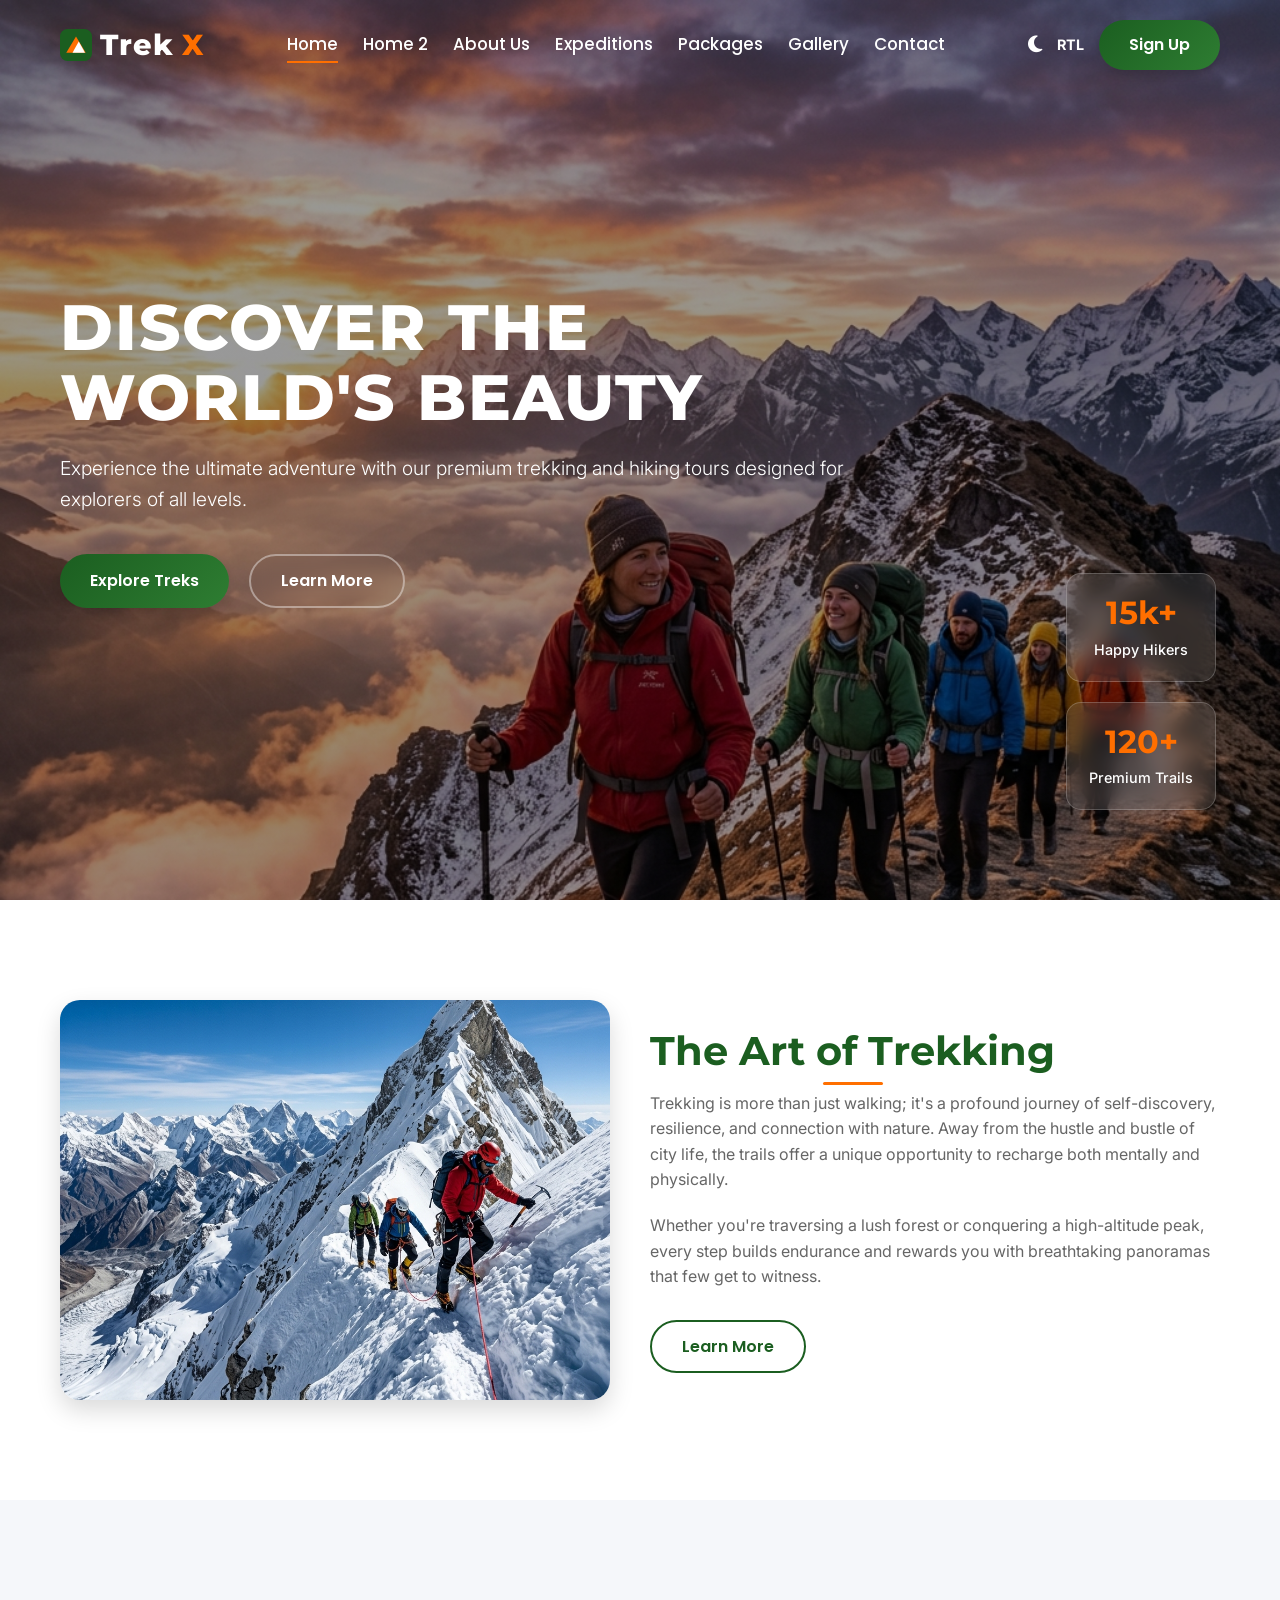
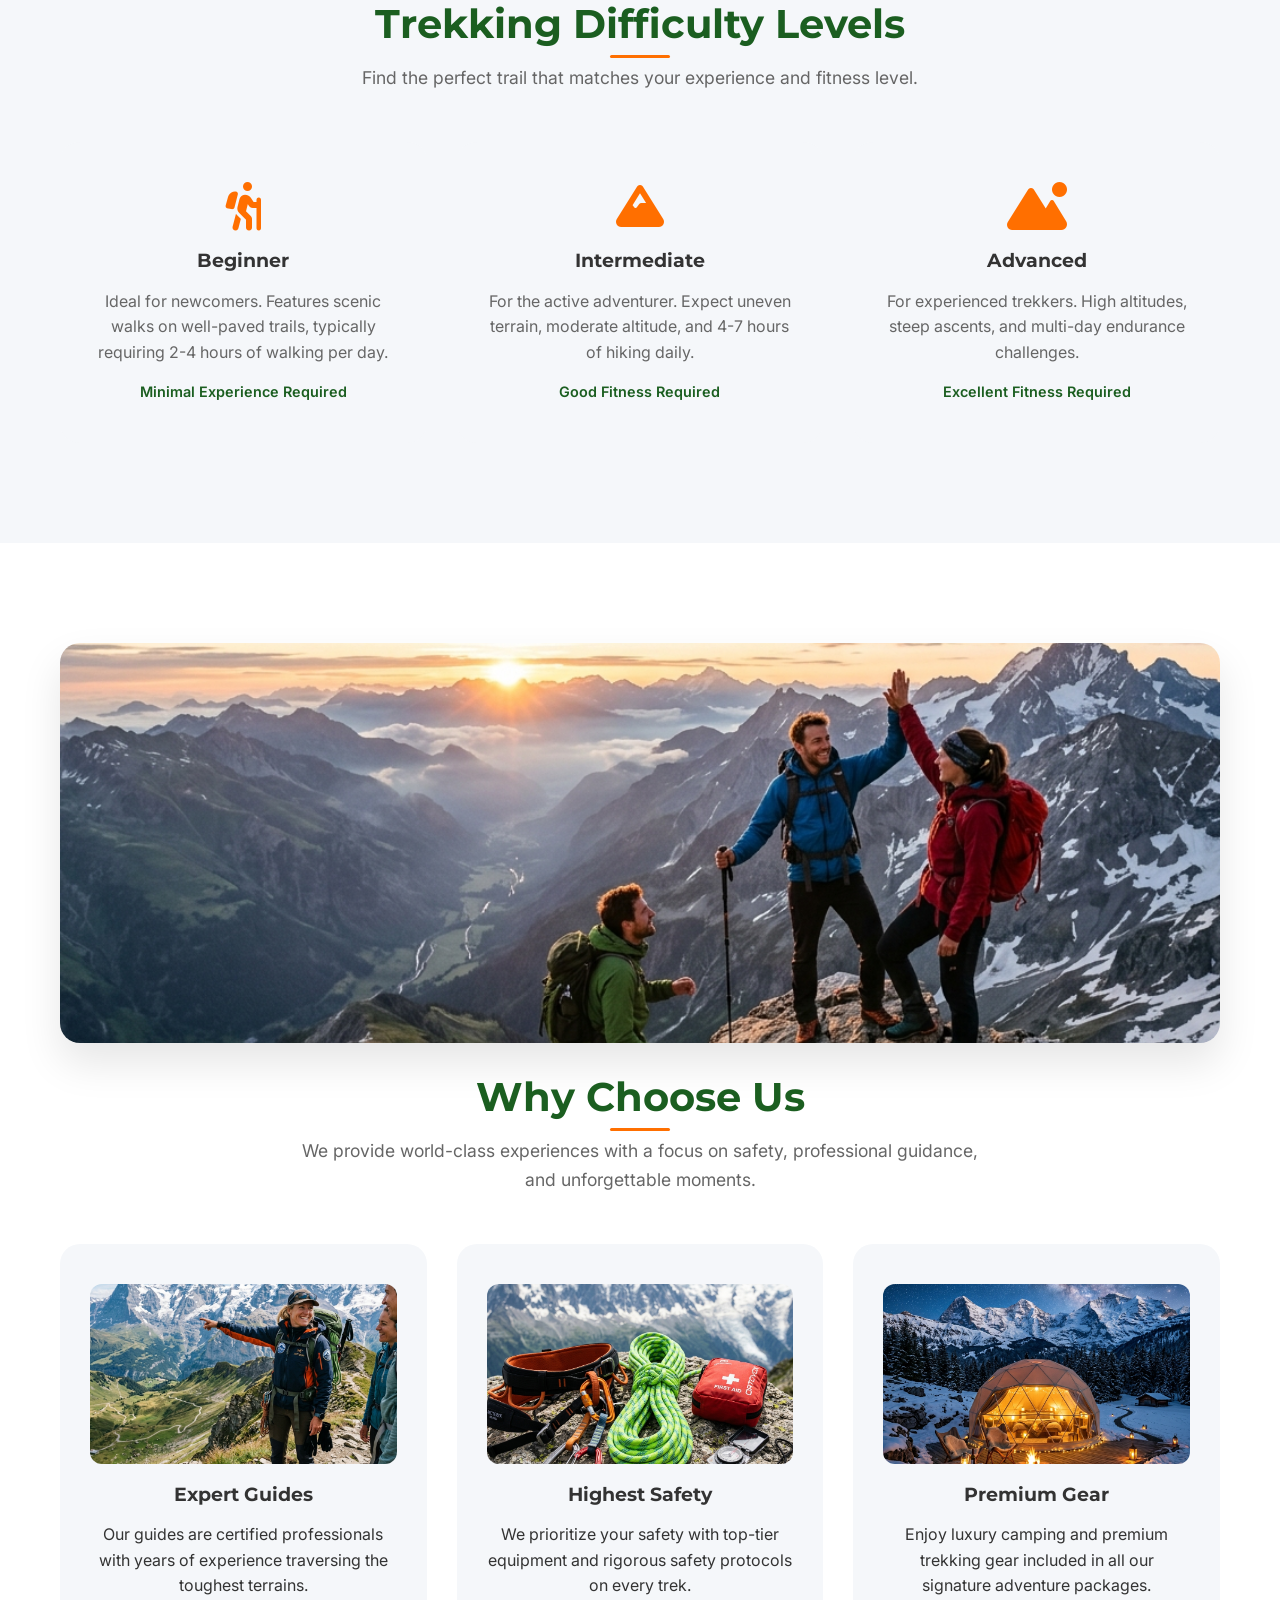
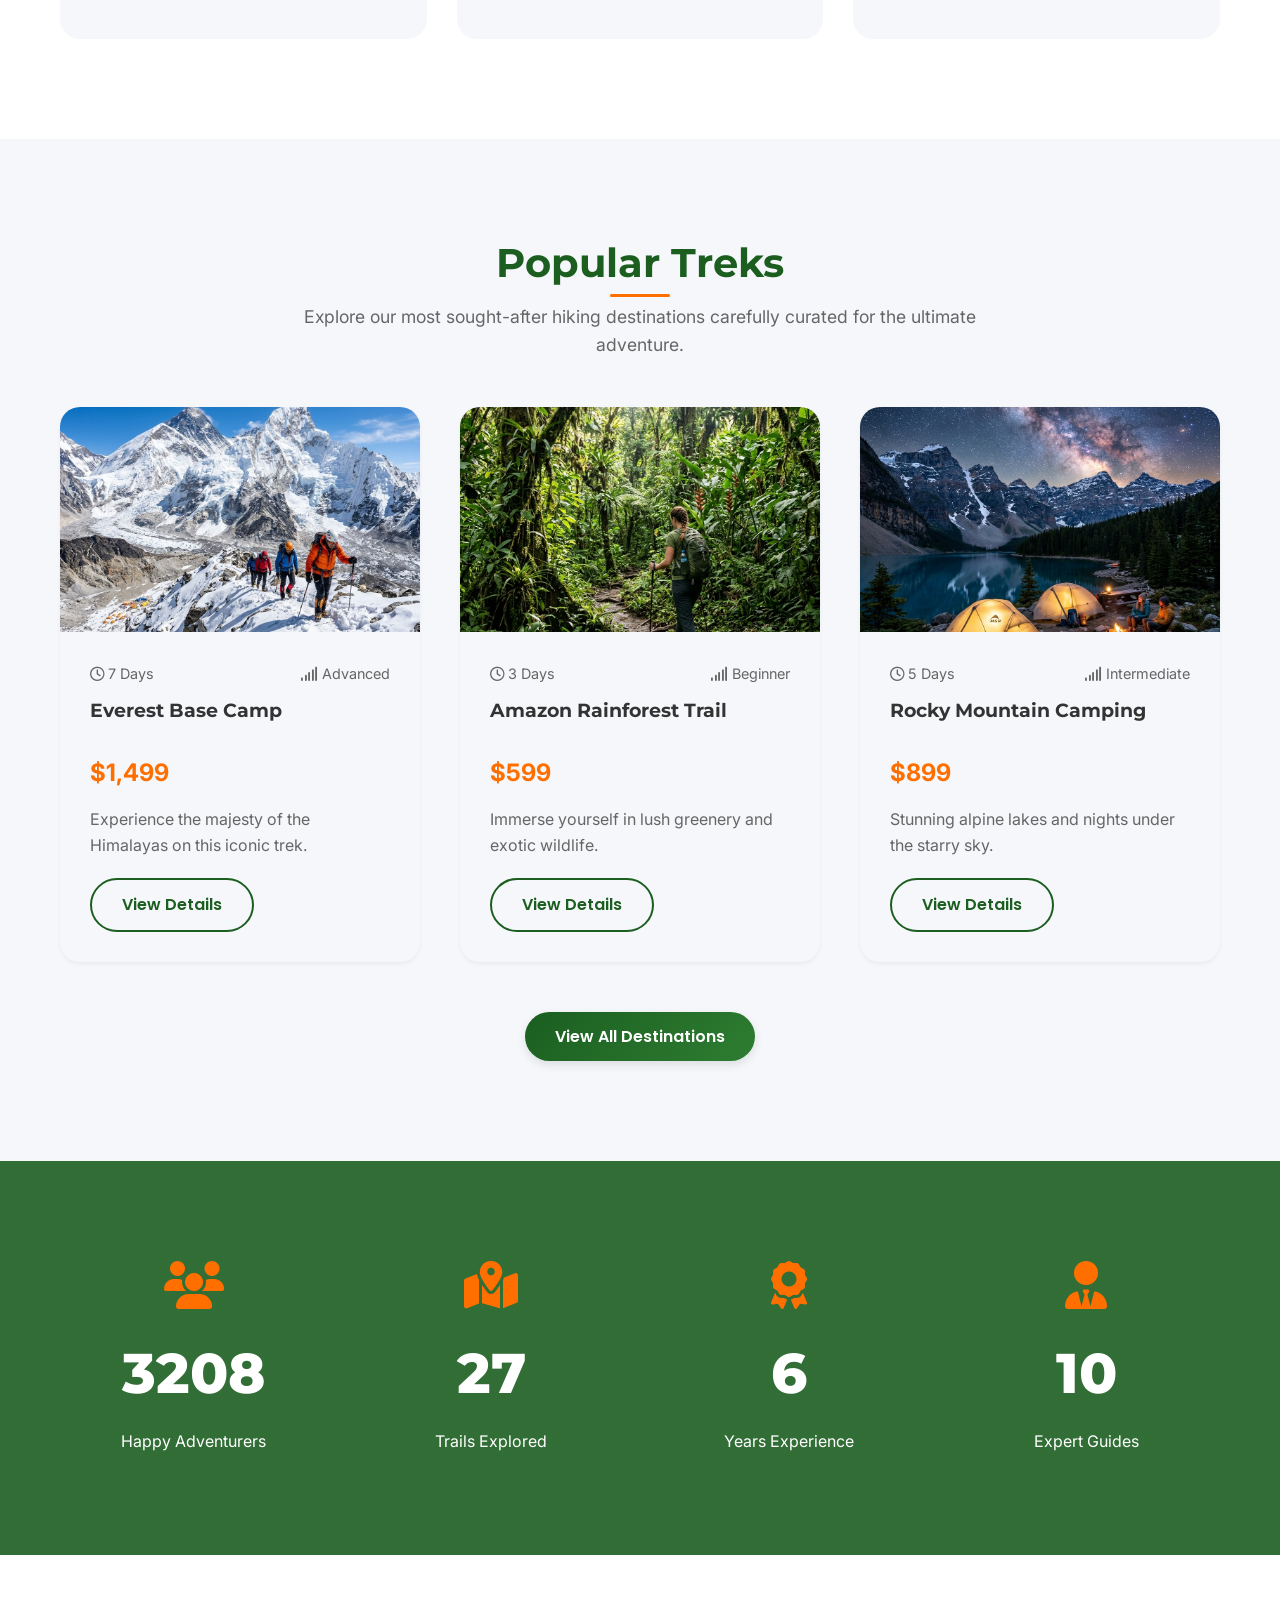
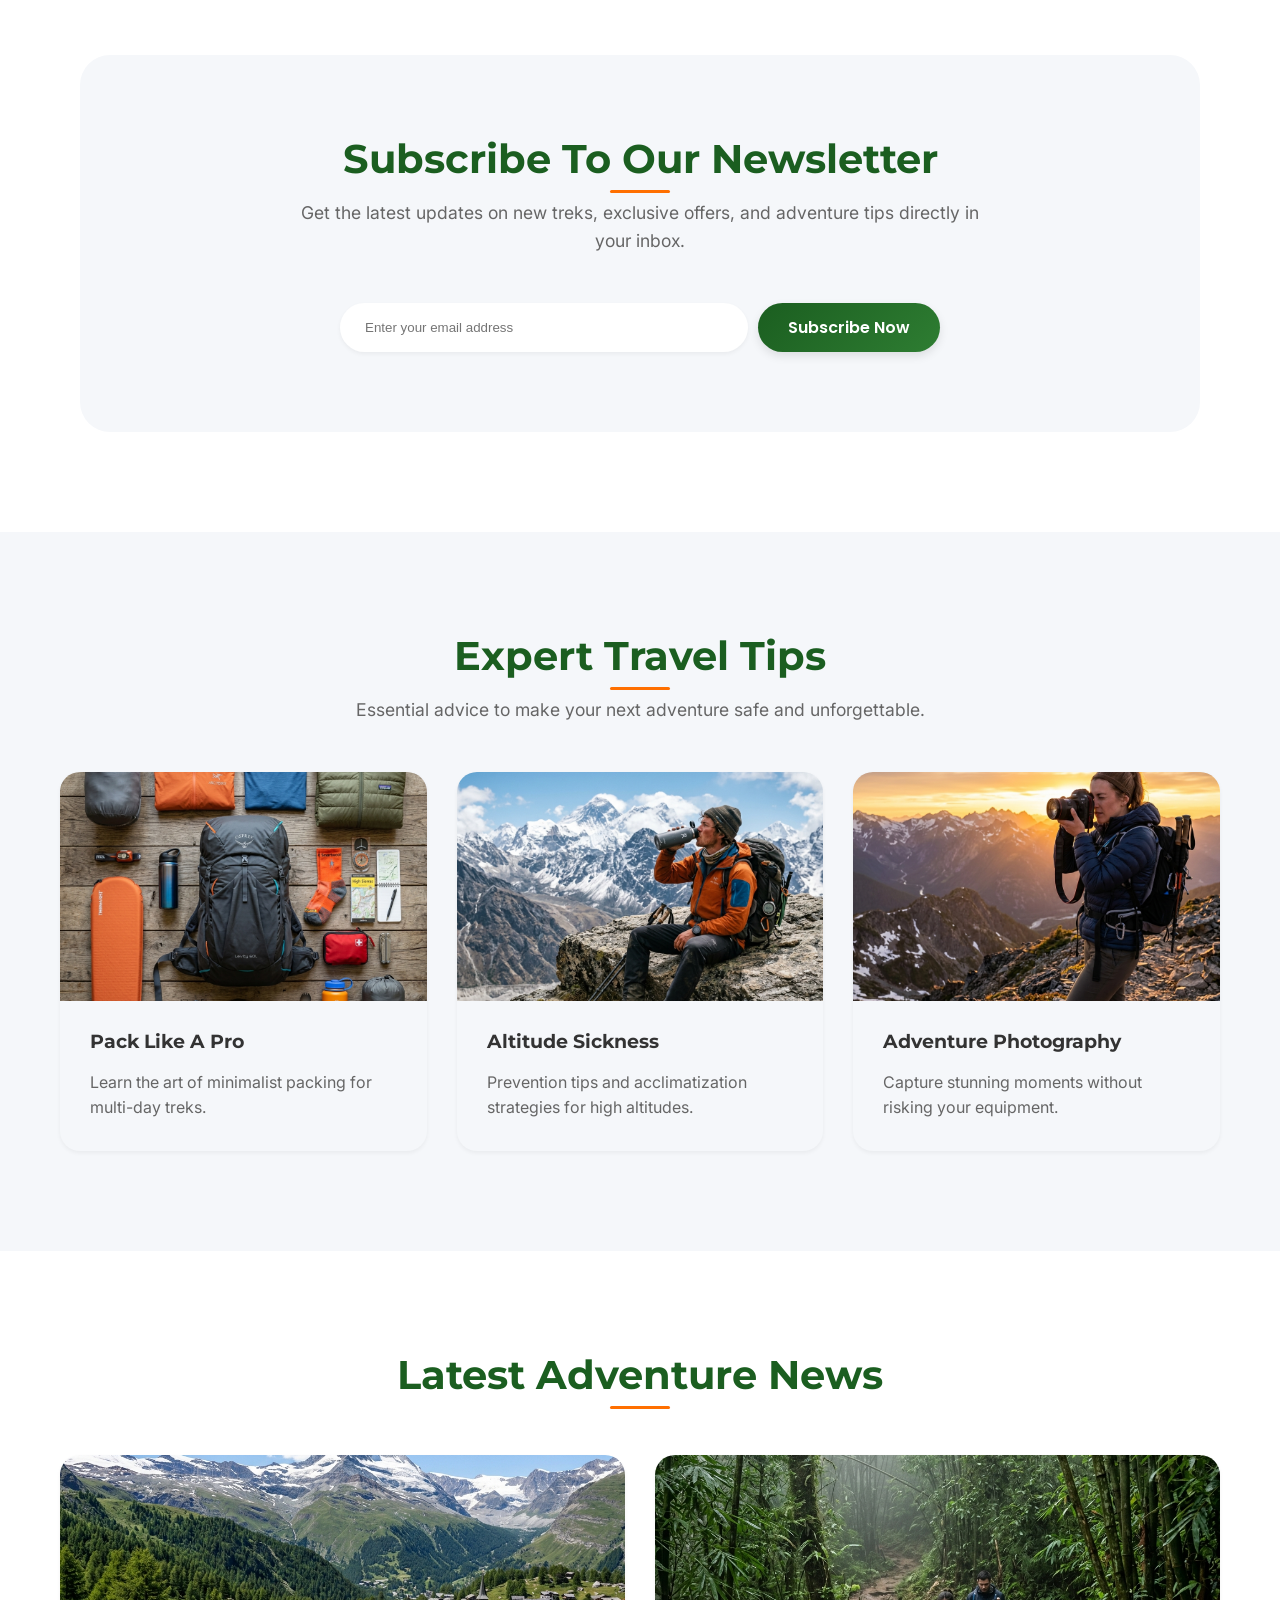
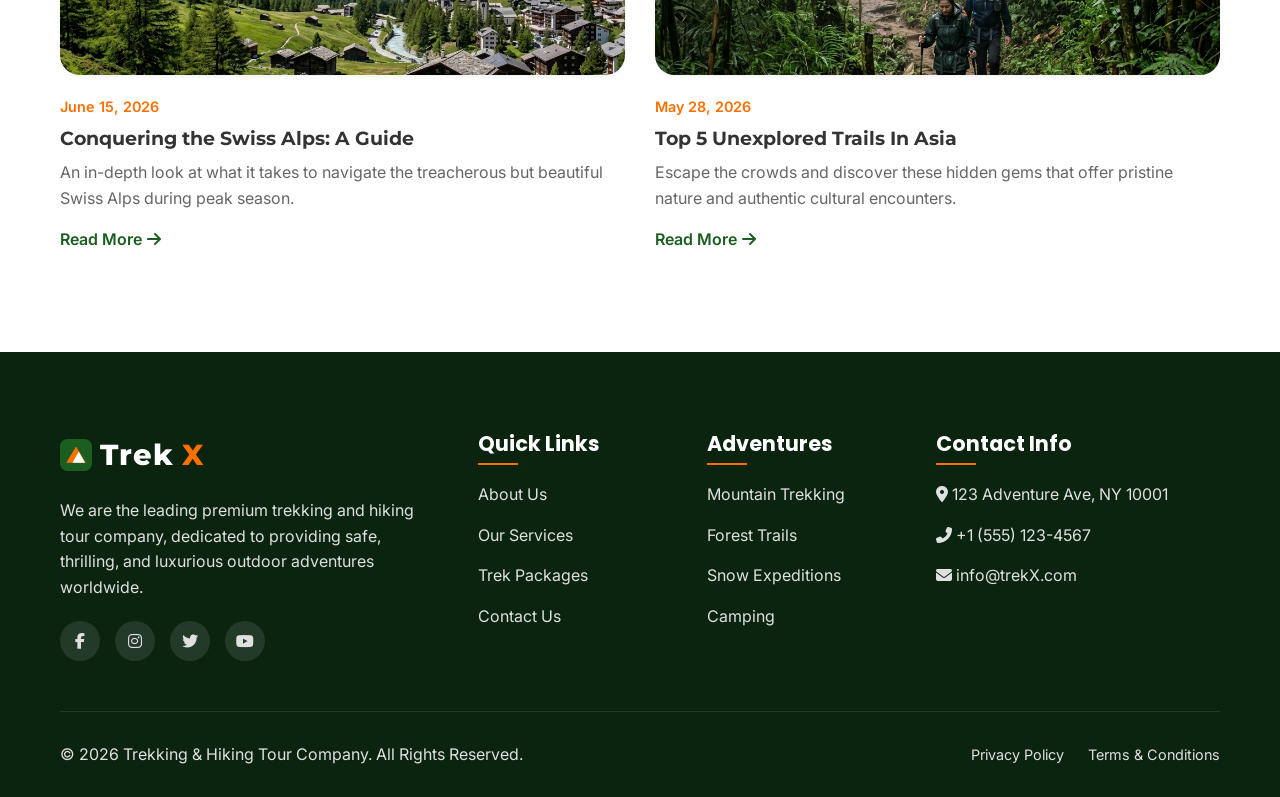
<file: index.html>
<!DOCTYPE html>
<html lang="en">
<head>
  <meta charset="UTF-8">
  <meta name="viewport" content="width=device-width, initial-scale=1.0">
  <meta name="description" content="Premium Trekking & Hiking Tour Company offering mountain expeditions, camping, and adventure trails.">
  <title>Home | Trekking & Hiking Tour Company</title>
  <link rel="icon" type="image/svg+xml" href="images/favicon.svg">
  
  <!-- CSS -->
  <link rel="stylesheet" href="css/style.css">
  <link rel="stylesheet" href="css/responsive.css">
  
  <!-- FontAwesome -->
  <link rel="stylesheet" href="https://cdnjs.cloudflare.com/ajax/libs/font-awesome/6.4.0/css/all.min.css">
  
  <style>
    /* Page Specific Styles */
    .hero {
      height: 100vh;
      background: linear-gradient(rgba(0, 0, 0, 0.4), rgba(0, 0, 0, 0.4)), url('images/hero/hero-1.png') no-repeat center center/cover;
      display: flex;
      align-items: center;
      position: relative;
      overflow: hidden;
    }
    
    .hero-content {
      color: #FFF;
      max-width: 800px;
      position: relative;
      z-index: 2;
    }
    
    .hero-title {
      font-size: 4rem;
      font-weight: 800;
      margin-bottom: 20px;
      line-height: 1.1;
      text-transform: uppercase;
      letter-spacing: 2px;
    }
    
    .hero-subtitle {
      font-size: 1.2rem;
      margin-bottom: 40px;
      font-weight: 300;
    }
    
    .hero-btns {
      display: flex;
      gap: 20px;
    }
    
    .floating-stats {
      position: absolute;
      right: 5%;
      bottom: 10%;
      display: flex;
      flex-direction: column;
      gap: 20px;
    }
    
    .stat-card {
      padding: 20px;
      border-radius: 15px;
      text-align: center;
      min-width: 150px;
      animation: float 6s ease-in-out infinite;
    }
    
    .stat-card:nth-child(2) {
      animation-delay: 2s;
    }
    
    .stat-card h3 {
      font-size: 2rem;
      color: var(--accent-color);
      margin-bottom: 5px;
    }
    
    .stat-card p {
      font-size: 0.9rem;
      font-weight: 500;
      color: #FFFFFF;
    }
    
    .hero .btn-secondary {
      color: #FFFFFF;
      border-color: rgba(255, 255, 255, 0.4);
    }
    
    .hero .btn-secondary:hover {
      background: #FFFFFF;
      color: var(--primary-color);
      border-color: #FFFFFF;
    }
    
    .dark-mode .hero .btn-secondary:hover {
      background: var(--accent-color);
      color: #FFFFFF;
      border-color: var(--accent-color);
    }
    
    @keyframes float {
      0% { transform: translateY(0px); }
      50% { transform: translateY(-20px); }
      100% { transform: translateY(0px); }
    }
    
    /* Features */
    .features-grid {
      display: grid;
      grid-template-columns: repeat(auto-fit, minmax(300px, 1fr));
      gap: 30px;
      margin-top: 50px;
    }
    
    .feature-item {
      padding: 40px 30px;
      text-align: center;
      border-radius: 20px;
      background: var(--surface-color);
      transition: all var(--transition-smooth);
    }
    
    .dark-mode .feature-item {
      background: #1a1a1a;
    }
    
    .feature-item:hover {
      transform: translateY(-10px);
      box-shadow: var(--shadow-premium);
      background: var(--primary-color);
      color: #FFF;
    }
    
    .feature-item:hover p,
    .feature-item:hover span {
      color: #FFF !important;
    }
    
    .feature-img-wrapper {
      width: 100%;
      height: 180px;
      border-radius: 12px;
      overflow: hidden;
      margin-bottom: 20px;
    }
    
    .feature-item img {
      width: 100%;
      height: 100%;
      object-fit: cover;
      transition: transform var(--transition-smooth);
    }
    
    .feature-item:hover img {
      transform: scale(1.05);
    }
    
    /* Trek Cards */
    .treks-grid {
      display: grid;
      grid-template-columns: repeat(auto-fit, minmax(350px, 1fr));
      gap: 40px;
    }
    
    .trek-meta {
      display: flex;
      justify-content: space-between;
      margin-bottom: 15px;
      color: var(--text-light);
      font-size: 0.9rem;
    }
    
    .trek-price {
      font-size: 1.5rem;
      color: var(--accent-color);
      font-weight: 700;
      margin: 15px 0;
    }
    
    /* Stats Section */
    .stats-section {
      background: linear-gradient(rgba(27, 94, 32, 0.9), rgba(27, 94, 32, 0.9)), url('images/hero/hero-2.png') center/cover fixed;
      color: #FFF;
      text-align: center;
    }
    
    .stats-grid {
      display: grid;
      grid-template-columns: repeat(auto-fit, minmax(200px, 1fr));
      gap: 30px;
    }
    
    .stat-item i {
      font-size: 3rem;
      color: var(--accent-color);
      margin-bottom: 20px;
    }
    
    .counter-num {
      font-size: 3.5rem;
      font-family: var(--font-secondary);
      font-weight: 800;
      margin-bottom: 10px;
    }
    
    /* Testimonials */
    .testimonial-card {
      padding: 40px;
      text-align: center;
    }
    
    .testimonial-card img {
      width: 80px;
      height: 80px;
      border-radius: 50%;
      margin: 0 auto 20px;
      border: 3px solid var(--accent-color);
    }
    
    .rating {
      color: #FFD700;
      margin-bottom: 15px;
    }
    
    /* Newsletter */
    .newsletter-section {
      background: var(--surface-color);
      border-radius: 30px;
      padding: 80px 40px;
      margin: 100px 20px;
      text-align: center;
    }
    
    .newsletter-form {
      max-width: 600px;
      margin: 40px auto 0;
      display: flex;
      gap: 10px;
    }
    
    .newsletter-form input {
      flex: 1;
      padding: 15px 25px;
      border-radius: 30px;
      border: none;
      box-shadow: var(--shadow-sm);
    }
    
    @media screen and (max-width: 992px) {
      .treks-grid {
        grid-template-columns: repeat(auto-fit, minmax(280px, 1fr));
        gap: 30px;
      }
    }
    
    @media (max-width: 768px) {
      .hero {
        height: auto;
        min-height: 100vh;
        padding-top: 100px;
        padding-bottom: 40px;
      }
      .hero-title { font-size: 2.5rem; }
      .floating-stats { 
        position: relative;
        right: auto;
        bottom: auto;
        margin-top: 40px;
        flex-direction: row;
        justify-content: center;
        flex-wrap: wrap;
        gap: 15px;
      }
      .newsletter-form { flex-direction: column; }
    }
  </style>
</head>
<body>

  <!-- Page Loader -->
  <div class="loader-wrapper">
    <div class="loader"></div>
  </div>

  <!-- Header -->
  <header class="header">
    <div class="container">
      <a href="index.html" class="logo"><img src="images/favicon.svg" alt="TrekX Logo" class="brand-icon">Trek<span>X</span></a>
      
      <nav class="nav-menu">
        <a href="index.html" class="nav-link active">Home</a>
        <a href="home2.html" class="nav-link">Home 2</a>
        <a href="about.html" class="nav-link">About Us</a>
        <a href="services.html" class="nav-link">Expeditions</a>
        <a href="packages.html" class="nav-link">Packages</a>
        <a href="gallery.html" class="nav-link">Gallery</a>
        <a href="contact.html" class="nav-link">Contact</a>
        <div class="mobile-nav-controls">
          <button class="icon-btn theme-toggle-btn" title="Toggle Dark/Light Mode" aria-label="Toggle Dark/Light Mode"><i class="fas fa-moon"></i></button>
          <button class="icon-btn rtl-toggle-btn" title="Toggle RTL" style="font-size: 0.9rem; font-weight: 700; font-family: var(--font-text);" aria-label="Toggle RTL Layout">RTL</button>
        </div>
      </nav>
      
      <div class="controls">
        <button class="icon-btn theme-toggle-btn" id="theme-toggle" title="Toggle Dark/Light Mode" aria-label="Toggle Dark/Light Mode"><i class="fas fa-moon"></i></button>
        <button class="icon-btn rtl-toggle-btn" id="rtl-toggle" title="Toggle RTL" style="font-size: 0.9rem; font-weight: 700; font-family: var(--font-text);" aria-label="Toggle RTL Layout">RTL</button>
        <a href="signup.html" class="btn btn-primary">Sign Up</a>
        <button class="mobile-toggle" aria-label="Open Mobile Menu"><i class="fas fa-bars"></i></button>
      </div>
    </div>
  </header>

  <!-- Hero Section -->
  <section class="hero parallax" data-speed="0.3">
    <div class="container">
      <div class="hero-content anim-fade-up">
        <h1 class="hero-title">Discover The<br>World's Beauty</h1>
        <p class="hero-subtitle">Experience the ultimate adventure with our premium trekking and hiking tours designed for explorers of all levels.</p>
        <div class="hero-btns">
          <a href="packages.html" class="btn btn-primary">Explore Treks</a>
          <a href="about.html" class="btn btn-secondary glass-effect">Learn More</a>
        </div>
      </div>
      
      <div class="floating-stats">
        <div class="stat-card glass-effect">
          <h3>15k+</h3>
          <p>Happy Hikers</p>
        </div>
        <div class="stat-card glass-effect">
          <h3>120+</h3>
          <p>Premium Trails</p>
        </div>
      </div>
    </div>
  </section>


  <!-- The Art of Trekking -->
  <section class="section">
    <div class="container">
      <div style="display: flex; flex-wrap: wrap; gap: 40px; align-items: center;">
        <div style="flex: 1; min-width: 300px; max-width: 550px;" class="anim-fade-right">
          <img src="images/hero/hero-2.png" alt="The Art of Trekking"
            style="border-radius: 20px; box-shadow: var(--shadow-lg); width: 100%; max-height: 400px; object-fit: cover;">
        </div>
        <div style="flex: 1; min-width: 300px;" class="anim-fade-left">
          <h2 class="section-title">The Art of Trekking</h2>
          <p style="margin-bottom: 20px; color: var(--text-light);">Trekking is more than just walking; it's a profound journey of self-discovery, resilience, and connection with nature. Away from the hustle and bustle of city life, the trails offer a unique opportunity to recharge both mentally and physically.</p>
          <p style="color: var(--text-light); margin-bottom: 30px;">Whether you're traversing a lush forest or conquering a high-altitude peak, every step builds endurance and rewards you with breathtaking panoramas that few get to witness.</p>
          <a href="about.html" class="btn btn-secondary">Learn More</a>
        </div>
      </div>
    </div>
  </section>

  <!-- Trekking Difficulty Levels -->
  <section class="section" style="background: var(--surface-color);">
    <div class="container">
      <div class="text-center anim-fade-up">
        <h2 class="section-title">Trekking Difficulty Levels</h2>
        <p class="section-subtitle">Find the perfect trail that matches your experience and fitness level.</p>
      </div>
      
      <div class="features-grid">
        <!-- Beginner -->
        <div class="feature-item anim-fade-up" style="display: flex; flex-direction: column; height: 100%;">
          <i class="fas fa-hiking" style="font-size: 3rem; color: var(--accent-color); margin-bottom: 20px;"></i>
          <h3>Beginner</h3>
          <p style="color: var(--text-light); margin-bottom: auto; flex-grow: 1;">Ideal for newcomers. Features scenic walks on well-paved trails, typically requiring 2-4 hours of walking per day.</p>
          <span style="font-size: 0.9rem; font-weight: 600; color: var(--primary-color); margin-top: 15px;">Minimal Experience Required</span>
        </div>
        <!-- Intermediate -->
        <div class="feature-item anim-fade-up" style="transition-delay: 0.2s; display: flex; flex-direction: column; height: 100%;">
          <i class="fas fa-mountain" style="font-size: 3rem; color: var(--accent-color); margin-bottom: 20px;"></i>
          <h3>Intermediate</h3>
          <p style="color: var(--text-light); margin-bottom: auto; flex-grow: 1;">For the active adventurer. Expect uneven terrain, moderate altitude, and 4-7 hours of hiking daily.</p>
          <span style="font-size: 0.9rem; font-weight: 600; color: var(--primary-color); margin-top: 15px;">Good Fitness Required</span>
        </div>
        <!-- Advanced -->
        <div class="feature-item anim-fade-up" style="transition-delay: 0.4s; display: flex; flex-direction: column; height: 100%;">
          <i class="fas fa-mountain-sun" style="font-size: 3rem; color: var(--accent-color); margin-bottom: 20px;"></i>
          <h3>Advanced</h3>
          <p style="color: var(--text-light); margin-bottom: auto; flex-grow: 1;">For experienced trekkers. High altitudes, steep ascents, and multi-day endurance challenges.</p>
          <span style="font-size: 0.9rem; font-weight: 600; color: var(--primary-color); margin-top: 15px;">Excellent Fitness Required</span>
        </div>
      </div>
    </div>
  </section>

  <!-- Why Choose Us -->
  <section class="section">
    <div class="container">
      <div class="text-center anim-fade-up">
        <img src="images/features/why-choose-us-banner.png" alt="Why Choose Us" style="width: 100%; max-height: 400px; object-fit: cover; border-radius: 20px; margin-bottom: 30px; box-shadow: var(--shadow-premium);">
        <h2 class="section-title">Why Choose Us</h2>
        <p class="section-subtitle">We provide world-class experiences with a focus on safety, professional guidance, and unforgettable moments.</p>
      </div>
      
      <div class="features-grid">
        <div class="feature-item anim-fade-up">
          <div class="feature-img-wrapper">
            <img src="images/features/expert-guides.png" alt="Expert Guides">
          </div>
          <h3>Expert Guides</h3>
          <p>Our guides are certified professionals with years of experience traversing the toughest terrains.</p>
        </div>
        <div class="feature-item anim-fade-up" style="transition-delay: 0.2s">
          <div class="feature-img-wrapper">
            <img src="images/features/highest-safety.png" alt="Highest Safety">
          </div>
          <h3>Highest Safety</h3>
          <p>We prioritize your safety with top-tier equipment and rigorous safety protocols on every trek.</p>
        </div>
        <div class="feature-item anim-fade-up" style="transition-delay: 0.4s">
          <div class="feature-img-wrapper">
            <img src="images/features/premium-gear.png" alt="Premium Gear">
          </div>
          <h3>Premium Gear</h3>
          <p>Enjoy luxury camping and premium trekking gear included in all our signature adventure packages.</p>
        </div>
      </div>
    </div>
  </section>

  <!-- Popular Treks -->
  <section class="section" style="background-color: var(--surface-color);">
    <div class="container">
      <div class="text-center anim-fade-up">
        <h2 class="section-title">Popular Treks</h2>
        <p class="section-subtitle">Explore our most sought-after hiking destinations carefully curated for the ultimate adventure.</p>
      </div>
      
      <div class="treks-grid">
        <!-- Trek 1 -->
        <div class="premium-card anim-zoom-in">
          <div class="card-img-wrapper">
            <img src="images/treks/everest.png" alt="Snow Mountain Trek">
          </div>
          <div class="card-content">
            <div class="trek-meta">
              <span><i class="far fa-clock"></i> 7 Days</span>
              <span><i class="fas fa-signal"></i> Advanced</span>
            </div>
            <h3>Everest Base Camp</h3>
            <p class="trek-price">$1,499</p>
            <p style="color: var(--text-light); margin-bottom: 20px;">Experience the majesty of the Himalayas on this iconic trek.</p>
            <a href="#" class="btn btn-secondary">View Details</a>
          </div>
        </div>
        
        <!-- Trek 2 -->
        <div class="premium-card anim-zoom-in" style="transition-delay: 0.2s">
          <div class="card-img-wrapper">
            <img src="images/treks/amazon.png" alt="Forest Trail">
          </div>
          <div class="card-content">
            <div class="trek-meta">
              <span><i class="far fa-clock"></i> 3 Days</span>
              <span><i class="fas fa-signal"></i> Beginner</span>
            </div>
            <h3>Amazon Rainforest Trail</h3>
            <p class="trek-price">$599</p>
            <p style="color: var(--text-light); margin-bottom: 20px;">Immerse yourself in lush greenery and exotic wildlife.</p>
            <a href="#" class="btn btn-secondary">View Details</a>
          </div>
        </div>
        
        <!-- Trek 3 -->
        <div class="premium-card anim-zoom-in" style="transition-delay: 0.4s">
          <div class="card-img-wrapper">
            <img src="images/treks/rocky.png" alt="Camping Trek">
          </div>
          <div class="card-content">
            <div class="trek-meta">
              <span><i class="far fa-clock"></i> 5 Days</span>
              <span><i class="fas fa-signal"></i> Intermediate</span>
            </div>
            <h3>Rocky Mountain Camping</h3>
            <p class="trek-price">$899</p>
            <p style="color: var(--text-light); margin-bottom: 20px;">Stunning alpine lakes and nights under the starry sky.</p>
            <a href="#" class="btn btn-secondary">View Details</a>
          </div>
        </div>
      </div>
      
      <div class="text-center" style="margin-top: 50px;">
        <a href="destinations.html" class="btn btn-primary anim-fade-up">View All Destinations</a>
      </div>
    </div>
  </section>

  <!-- Stats Section -->
  <section class="section stats-section">
    <div class="container">
      <div class="stats-grid">
        <div class="stat-item anim-fade-up">
          <i class="fas fa-users"></i>
          <div class="counter-num" data-target="15420">0</div>
          <p>Happy Adventurers</p>
        </div>
        <div class="stat-item anim-fade-up" style="transition-delay: 0.2s">
          <i class="fas fa-map-marked-alt"></i>
          <div class="counter-num" data-target="128">0</div>
          <p>Trails Explored</p>
        </div>
        <div class="stat-item anim-fade-up" style="transition-delay: 0.4s">
          <i class="fas fa-award"></i>
          <div class="counter-num" data-target="25">0</div>
          <p>Years Experience</p>
        </div>
        <div class="stat-item anim-fade-up" style="transition-delay: 0.6s">
          <i class="fas fa-user-tie"></i>
          <div class="counter-num" data-target="45">0</div>
          <p>Expert Guides</p>
        </div>
      </div>
    </div>
  </section>

  <!-- Newsletter -->
  <div class="container">
    <section class="newsletter-section anim-fade-up">
      <h2 class="section-title">Subscribe To Our Newsletter</h2>
      <p class="section-subtitle">Get the latest updates on new treks, exclusive offers, and adventure tips directly in your inbox.</p>
      
      <form class="newsletter-form" aria-label="Newsletter Subscription Form">
        <input type="email" placeholder="Enter your email address" aria-label="Email Address" required>
        <button type="submit" class="btn btn-primary">Subscribe Now</button>
      </form>
    </section>
  </div>

  <!-- Travel Tips Section -->
  <section class="section" style="background: var(--surface-color);">
    <div class="container">
      <div class="text-center anim-fade-up">
        <h2 class="section-title">Expert Travel Tips</h2>
        <p class="section-subtitle">Essential advice to make your next adventure safe and unforgettable.</p>
      </div>
      <div style="display: grid; grid-template-columns: repeat(auto-fit, minmax(280px, 1fr)); gap: 30px;">
        <div class="premium-card anim-zoom-in">
          <div class="card-img-wrapper">
            <img src="images/tips/pack_like_a_pro.png" alt="Pack Like A Pro">
          </div>
          <div class="card-content">
            <h3>Pack Like A Pro</h3>
            <p style="color: var(--text-light);">Learn the art of minimalist packing for multi-day treks.</p>
          </div>
        </div>
        <div class="premium-card anim-zoom-in" style="transition-delay: 0.2s;">
          <div class="card-img-wrapper">
            <img src="images/tips/altitude_sickness.png" alt="Altitude Sickness">
          </div>
          <div class="card-content">
            <h3>Altitude Sickness</h3>
            <p style="color: var(--text-light);">Prevention tips and acclimatization strategies for high altitudes.</p>
          </div>
        </div>
        <div class="premium-card anim-zoom-in" style="transition-delay: 0.4s;">
          <div class="card-img-wrapper">
            <img src="images/tips/adventure_photography.png" alt="Adventure Photography">
          </div>
          <div class="card-content">
            <h3>Adventure Photography</h3>
            <p style="color: var(--text-light);">Capture stunning moments without risking your equipment.</p>
          </div>
        </div>
      </div>
    </div>
  </section>

  <!-- Latest Blog Section -->
  <section class="section">
    <div class="container">
      <div class="text-center anim-fade-up">
        <h2 class="section-title">Latest Adventure News</h2>
      </div>
      <div class="blog-grid">
        <div class="blog-card anim-fade-right">
          <img src="images/blog/swiss_alps.png" alt="Blog post thumbnail">
          <span style="color: var(--accent-color); font-weight: 600; font-size: 0.9rem;">June 15, 2026</span>
          <h3 style="margin: 10px 0;">Conquering the Swiss Alps: A Guide</h3>
          <p style="color: var(--text-light); margin-bottom: 15px;">An in-depth look at what it takes to navigate the treacherous but beautiful Swiss Alps during peak season.</p>
          <a href="#" style="color: var(--primary-color); font-weight: 600;">Read More <i class="fas fa-arrow-right"></i></a>
        </div>
        <div class="blog-card anim-fade-left">
          <img src="images/blog/asia_trails.png" alt="Blog post thumbnail">
          <span style="color: var(--accent-color); font-weight: 600; font-size: 0.9rem;">May 28, 2026</span>
          <h3 style="margin: 10px 0;">Top 5 Unexplored Trails In Asia</h3>
          <p style="color: var(--text-light); margin-bottom: 15px;">Escape the crowds and discover these hidden gems that offer pristine nature and authentic cultural encounters.</p>
          <a href="#" style="color: var(--primary-color); font-weight: 600;">Read More <i class="fas fa-arrow-right"></i></a>
        </div>
      </div>
    </div>
  </section>

  <!-- Footer -->
  <footer class="footer">
    <div class="container">
      <div class="footer-grid">
        <div class="footer-col">
          <a href="index.html" class="logo" style="margin-bottom: 20px; display: inline-flex;"><img src="images/favicon.svg" alt="TrekX Logo" class="brand-icon">Trek<span>X</span></a>
          <p>We are the leading premium trekking and hiking tour company, dedicated to providing safe, thrilling, and luxurious outdoor adventures worldwide.</p>
          <div class="social-links">
            <a href="#"><i class="fab fa-facebook-f"></i></a>
            <a href="#"><i class="fab fa-instagram"></i></a>
            <a href="#"><i class="fab fa-twitter"></i></a>
            <a href="#"><i class="fab fa-youtube"></i></a>
          </div>
        </div>
        
        <div class="footer-col">
          <h4>Quick Links</h4>
          <ul class="footer-links">
            <li><a href="about.html">About Us</a></li>
            <li><a href="services.html">Our Services</a></li>
            <li><a href="packages.html">Trek Packages</a></li>
            <li><a href="contact.html">Contact Us</a></li>
          </ul>
        </div>
        
        <div class="footer-col">
          <h4>Adventures</h4>
          <ul class="footer-links">
            <li><a href="#">Mountain Trekking</a></li>
            <li><a href="#">Forest Trails</a></li>
            <li><a href="#">Snow Expeditions</a></li>
            <li><a href="#">Camping</a></li>
          </ul>
        </div>
        
        <div class="footer-col">
          <h4>Contact Info</h4>
          <ul class="footer-links">
            <li><i class="fas fa-map-marker-alt"></i> 123 Adventure Ave, NY 10001</li>
            <li><i class="fas fa-phone-alt"></i> +1 (555) 123-4567</li>
            <li><i class="fas fa-envelope"></i> info@trekX.com</li>
          </ul>
        </div>
      </div>
      
      <div class="bottom-footer">
        <p>&copy; 2026 Trekking & Hiking Tour Company. All Rights Reserved.</p>
        <div class="bottom-links">
          <a href="#">Privacy Policy</a>
          <a href="#">Terms & Conditions</a>
        </div>
      </div>
    </div>
  </footer>

  <!-- Back To Top -->
  <button id="back-to-top" class="back-to-top" title="Go to top">
    <i class="fas fa-chevron-up"></i>
  </button>

  <!-- JS -->
  <script src="js/main.js"></script>
  <script src="js/animations.js"></script>
</body>
</html>
</file>
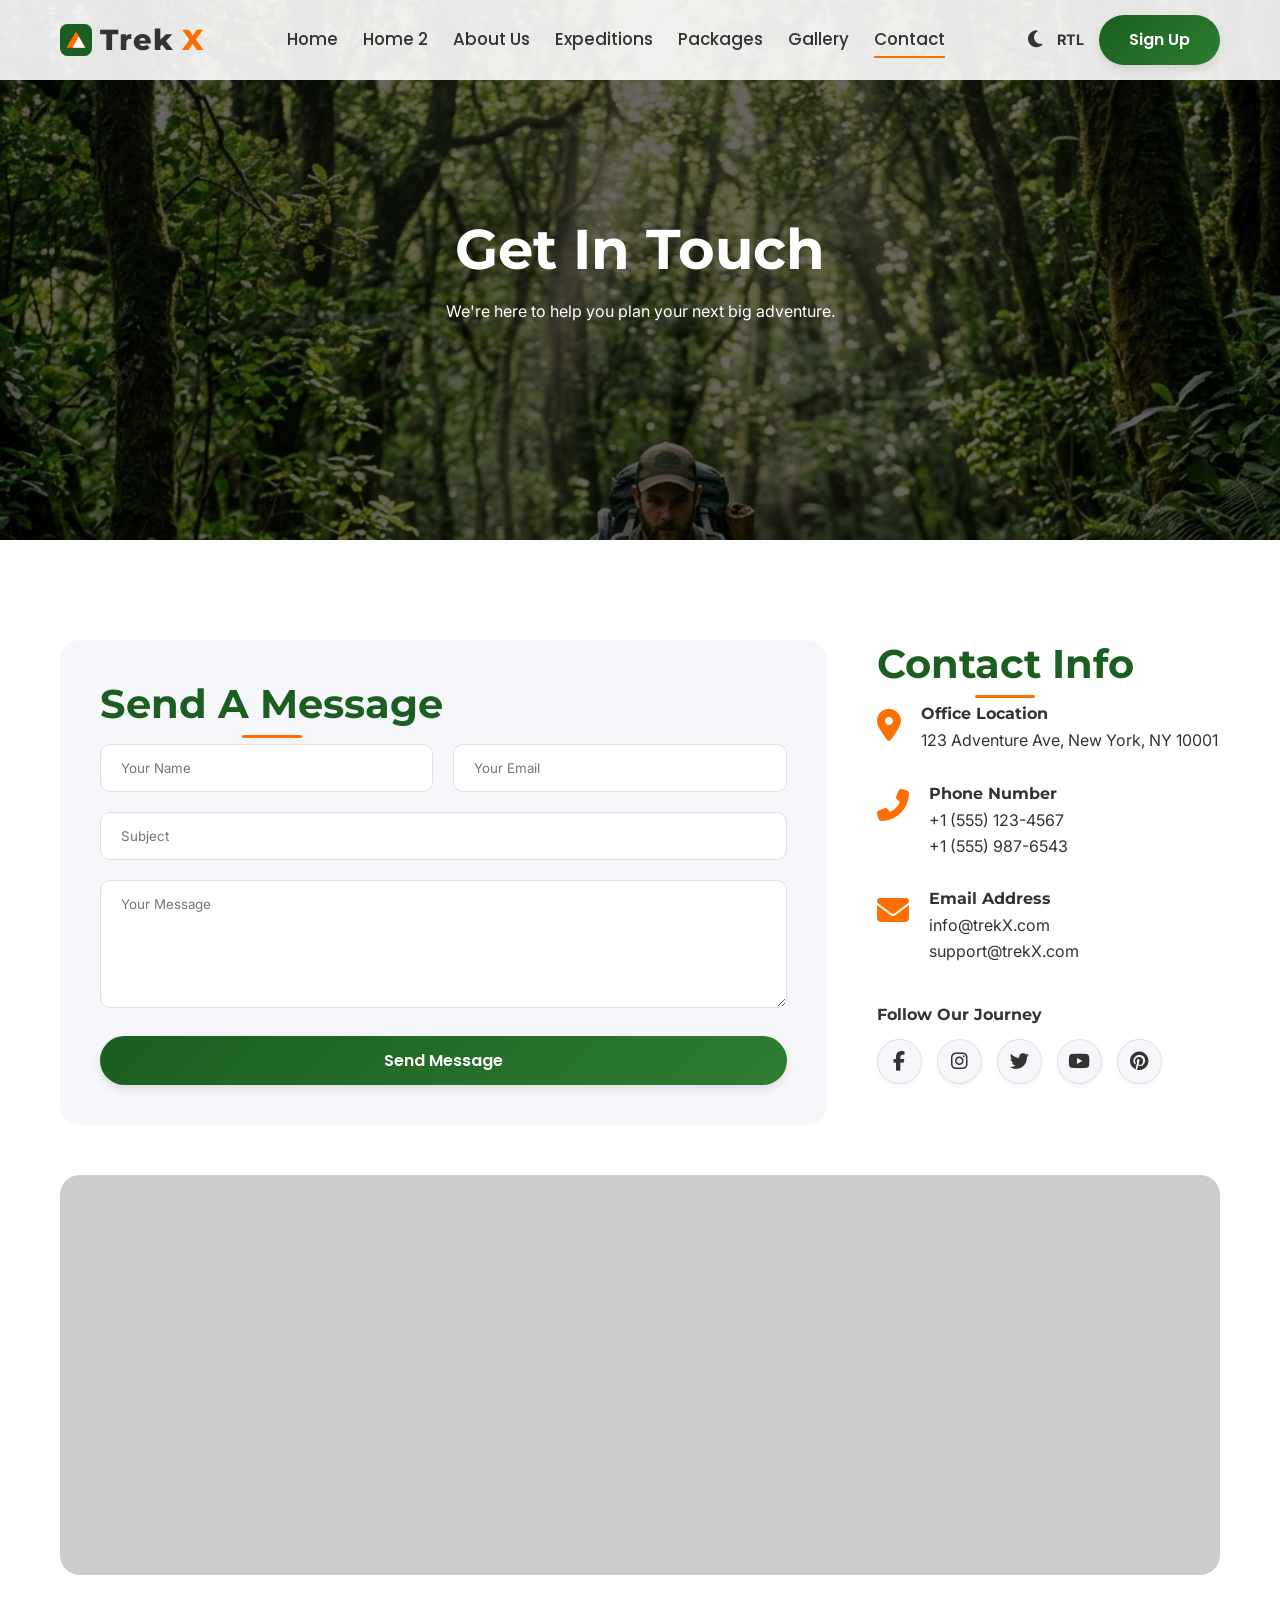
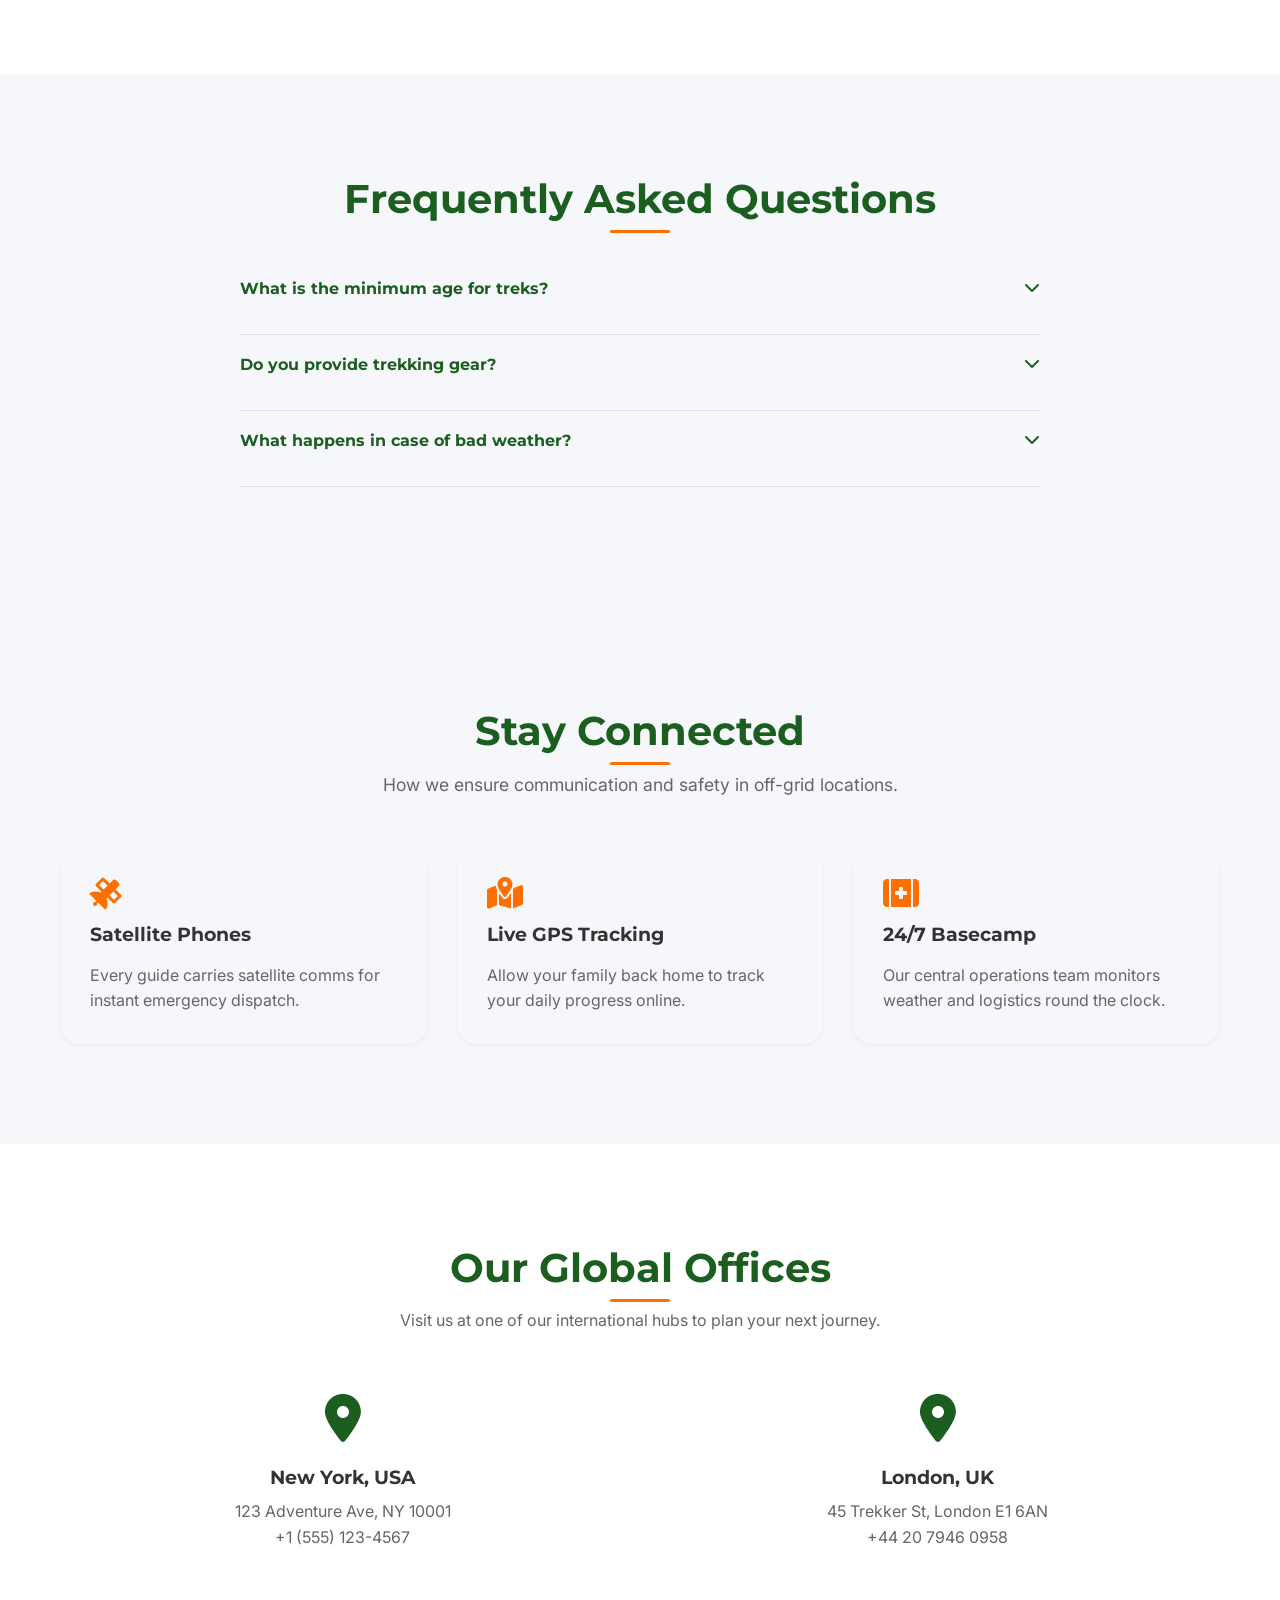
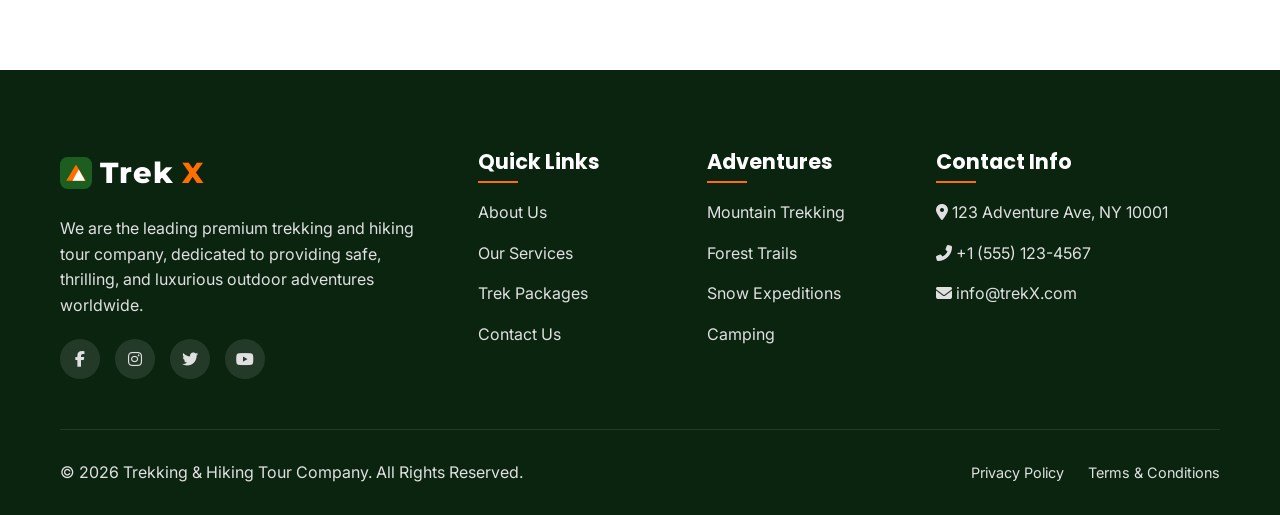
<file: contact.html>
<!DOCTYPE html>
<html lang="en">
<head>
  <meta charset="UTF-8">
  <meta name="viewport" content="width=device-width, initial-scale=1.0">
  <title>Contact Us | Trekking & Hiking Tour Company</title>
  <meta name="description" content="Get in touch with TrekX for inquiries, bookings, or support regarding our hiking tours.">
  <link rel="icon" type="image/svg+xml" href="images/favicon.svg">
  <link rel="stylesheet" href="css/style.css">
  <link rel="stylesheet" href="css/responsive.css">
  <link rel="stylesheet" href="https://cdnjs.cloudflare.com/ajax/libs/font-awesome/6.4.0/css/all.min.css">
  <style>
    .page-hero {
      height: 60vh;
      background: linear-gradient(rgba(0,0,0,0.6), rgba(0,0,0,0.6)), url('images/hero/hero-3.png') center/cover;
      display: flex;
      align-items: center;
      justify-content: center;
      text-align: center;
      color: #FFF;
    }
    
    .contact-wrapper {
      display: flex;
      flex-wrap: wrap;
      gap: 50px;
    }
    
    .contact-form-box {
      flex: 2;
      background: var(--surface-color);
      padding: 40px;
      border-radius: 20px;
    }
    
    .contact-info-box {
      flex: 1;
      min-width: 300px;
    }
    
    .info-item {
      display: flex;
      align-items: flex-start;
      margin-bottom: 30px;
    }
    
    .info-item i {
      font-size: 2rem;
      color: var(--accent-color);
      margin-right: 20px;
      margin-top: 5px;
    }
    
    .info-item h4 {
      margin-bottom: 5px;
    }
    
    .map-container {
      width: 100%;
      height: 400px;
      border-radius: 20px;
      overflow: hidden;
      margin-top: 50px;
      background: #ccc;
      display: flex;
      align-items: center;
      justify-content: center;
    }
    
    .faq-item {
      margin-bottom: 20px;
      border-bottom: 1px solid var(--border-color);
      padding-bottom: 20px;
    }
    
    .faq-item h4 {
      cursor: pointer;
      display: flex;
      justify-content: space-between;
      color: var(--primary-color);
    }
    
    .dark-mode .faq-item h4 {
      color: var(--accent-color);
    }
    
    .faq-item p {
      max-height: 0;
      overflow: hidden;
      margin-top: 0;
      color: var(--text-light);
      transition: all 0.3s ease;
    }
    
    .faq-item.active p {
      max-height: 200px;
      margin-top: 10px;
    }
    
    .faq-item h4 i {
      transition: transform 0.3s ease;
    }
    
    .faq-item.active h4 i {
      transform: rotate(180deg);
    }
    
    .social-icon-btn {
      display: inline-flex;
      align-items: center;
      justify-content: center;
      width: 45px;
      height: 45px;
      border-radius: 50%;
      background: var(--surface-color);
      border: 1px solid var(--border-color);
      color: var(--text-color);
      font-size: 1.2rem;
      transition: all var(--transition-smooth);
      box-shadow: var(--shadow-sm);
    }
    
    .social-icon-btn:hover {
      background: var(--primary-color);
      color: #FFF;
      border-color: var(--primary-color);
      transform: translateY(-3px);
      box-shadow: var(--shadow-md);
    }
  </style>
</head>
<body>
  <header class="header sticky" style="background-color: var(--header-bg); padding: 15px 0;">
    <div class="container">
      <a href="index.html" class="logo" style="color: var(--text-color);"><img src="images/favicon.svg" alt="TrekX Logo" class="brand-icon">Trek<span>X</span></a>
      <nav class="nav-menu">
        <a href="index.html" class="nav-link" style="color: var(--text-color);">Home</a>
        <a href="home2.html" class="nav-link" style="color: var(--text-color);">Home 2</a>
        <a href="about.html" class="nav-link" style="color: var(--text-color);">About Us</a>
        <a href="services.html" class="nav-link" style="color: var(--text-color);">Expeditions</a>
        <a href="packages.html" class="nav-link" style="color: var(--text-color);">Packages</a>
        <a href="gallery.html" class="nav-link" style="color: var(--text-color);">Gallery</a>
        <a href="contact.html" class="nav-link active" style="color: var(--text-color);">Contact</a>
        <div class="mobile-nav-controls">
          <button class="icon-btn theme-toggle-btn" title="Toggle Dark/Light Mode" aria-label="Toggle Dark/Light Mode"><i class="fas fa-moon"></i></button>
          <button class="icon-btn rtl-toggle-btn" title="Toggle RTL" style="font-size: 0.9rem; font-weight: 700; font-family: var(--font-text);" aria-label="Toggle RTL Layout">RTL</button>
        </div>
      </nav>
      <div class="controls">
        <button class="icon-btn theme-toggle-btn" id="theme-toggle" style="color: var(--text-color);" aria-label="Toggle Dark/Light Mode"><i class="fas fa-moon"></i></button>
        <button class="icon-btn rtl-toggle-btn" id="rtl-toggle" title="Toggle RTL" style="color: var(--text-color); font-size: 0.9rem; font-weight: 700; font-family: var(--font-text);" aria-label="Toggle RTL Layout">RTL</button>
        <a href="signup.html" class="btn btn-primary">Sign Up</a>
        <button class="mobile-toggle" style="color: var(--text-color);" aria-label="Open Mobile Menu"><i class="fas fa-bars"></i></button>
      </div>
    </div>
  </header>

  <section class="page-hero parallax">
    <div class="container anim-zoom-in">
      <h1 style="font-size: 3.5rem;">Get In Touch</h1>
      <p>We're here to help you plan your next big adventure.</p>
    </div>
  </section>

  <section class="section">
    <div class="container">
      <div class="contact-wrapper">
        <div class="contact-form-box anim-fade-right">
          <h2 class="section-title">Send A Message</h2>
          <form>
            <div style="display: flex; gap: 20px;">
              <div class="form-group" style="flex:1;">
                <input type="text" class="form-control" placeholder="Your Name" required>
              </div>
              <div class="form-group" style="flex:1;">
                <input type="email" class="form-control" placeholder="Your Email" required>
              </div>
            </div>
            <div class="form-group">
              <input type="text" class="form-control" placeholder="Subject">
            </div>
            <div class="form-group">
              <textarea class="form-control" rows="6" placeholder="Your Message" required></textarea>
            </div>
            <button type="submit" class="btn btn-primary" style="width: 100%;">Send Message</button>
          </form>
        </div>
        
        <div class="contact-info-box anim-fade-left">
          <h2 class="section-title">Contact Info</h2>
          <div class="info-item">
            <i class="fas fa-map-marker-alt"></i>
            <div>
              <h4>Office Location</h4>
              <p>123 Adventure Ave, New York, NY 10001</p>
            </div>
          </div>
          <div class="info-item">
            <i class="fas fa-phone-alt"></i>
            <div>
              <h4>Phone Number</h4>
              <p>+1 (555) 123-4567<br>+1 (555) 987-6543</p>
            </div>
          </div>
          <div class="info-item">
            <i class="fas fa-envelope"></i>
            <div>
              <h4>Email Address</h4>
              <p>info@trekX.com<br>support@trekX.com</p>
            </div>
          </div>
          
          <div style="margin-top: 40px;">
            <h4 style="margin-bottom: 15px;">Follow Our Journey</h4>
            <div style="display: flex; gap: 15px;">
              <a href="#" class="social-icon-btn" aria-label="Facebook"><i class="fab fa-facebook-f"></i></a>
              <a href="#" class="social-icon-btn" aria-label="Instagram"><i class="fab fa-instagram"></i></a>
              <a href="#" class="social-icon-btn" aria-label="Twitter"><i class="fab fa-twitter"></i></a>
              <a href="#" class="social-icon-btn" aria-label="YouTube"><i class="fab fa-youtube"></i></a>
              <a href="#" class="social-icon-btn" aria-label="Pinterest"><i class="fab fa-pinterest"></i></a>
            </div>
          </div>
        </div>
      </div>
      
      <!-- Google Maps Embed -->
      <div class="map-container anim-fade-up">
        <iframe src="https://www.google.com/maps/embed?pb=!1m18!1m12!1m3!1d3022.4284457788487!2d-73.98772392437648!3d40.751079365116744!2m3!1f0!2f0!3f0!3m2!1i1024!2i768!4f13.1!3m3!1m2!1s0x89c259a9b3117469%3A0xd134e199a405a163!2sEmpire%20State%20Building!5e0!3m2!1sen!2sus!4v1689234567890!5m2!1sen!2sus" width="100%" height="100%" style="border:0;" allowfullscreen="" loading="lazy" referrerpolicy="no-referrer-when-downgrade"></iframe>
      </div>
    </div>
  </section>

  <!-- FAQ -->
  <section class="section" style="background: var(--surface-color);">
    <div class="container">
      <div class="text-center anim-fade-up">
        <h2 class="section-title">Frequently Asked Questions</h2>
      </div>
      <div style="max-width: 800px; margin: 40px auto 0;" class="anim-fade-up">
        <div class="faq-item">
          <h4>What is the minimum age for treks? <i class="fas fa-chevron-down"></i></h4>
          <p>Most of our beginner treks have a minimum age of 12. Advanced treks require participants to be at least 18 years old.</p>
        </div>
        <div class="faq-item">
          <h4>Do you provide trekking gear? <i class="fas fa-chevron-down"></i></h4>
          <p>Yes, we provide essential safety gear. Personal items like boots and clothing can be rented for an additional fee.</p>
        </div>
        <div class="faq-item">
          <h4>What happens in case of bad weather? <i class="fas fa-chevron-down"></i></h4>
          <p>Safety is our priority. If weather conditions are dangerous, we will reschedule or offer a full refund.</p>
        </div>
      </div>
    </div>
  </section>

  <!-- Travel Tips Section -->
  <section class="section" style="background: var(--surface-color);">
    <div class="container">
      <div class="text-center anim-fade-up">
        <h2 class="section-title">Stay Connected</h2>
        <p class="section-subtitle">How we ensure communication and safety in off-grid locations.</p>
      </div>
      <div style="display: grid; grid-template-columns: repeat(auto-fit, minmax(280px, 1fr)); gap: 30px;">
        <div class="premium-card anim-zoom-in">
          <div class="card-content">
            <i class="fas fa-satellite" style="font-size: 2rem; color: var(--accent-color); margin-bottom: 15px;"></i>
            <h3>Satellite Phones</h3>
            <p style="color: var(--text-light);">Every guide carries satellite comms for instant emergency dispatch.</p>
          </div>
        </div>
        <div class="premium-card anim-zoom-in" style="transition-delay: 0.2s;">
          <div class="card-content">
            <i class="fas fa-map-marked-alt" style="font-size: 2rem; color: var(--accent-color); margin-bottom: 15px;"></i>
            <h3>Live GPS Tracking</h3>
            <p style="color: var(--text-light);">Allow your family back home to track your daily progress online.</p>
          </div>
        </div>
        <div class="premium-card anim-zoom-in" style="transition-delay: 0.4s;">
          <div class="card-content">
            <i class="fas fa-first-aid" style="font-size: 2rem; color: var(--accent-color); margin-bottom: 15px;"></i>
            <h3>24/7 Basecamp</h3>
            <p style="color: var(--text-light);">Our central operations team monitors weather and logistics round the clock.</p>
          </div>
        </div>
      </div>
    </div>
  </section>

  <!-- Latest Blog Section -->
    <section class="section">
    <div class="container">
      <div class="text-center anim-fade-up">
        <h2 class="section-title">Our Global Offices</h2>
        <p style="color: var(--text-light); max-width: 600px; margin: 0 auto 40px;">Visit us at one of our international hubs to plan your next journey.</p>
      </div>
      <div class="blog-grid">
        <div class="blog-card anim-fade-right" style="padding: 20px; text-align: center;">
          <i class="fas fa-map-marker-alt fa-3x" style="color: var(--primary-color); margin-bottom: 15px;"></i>
          <h3 style="margin: 10px 0; text-align: center;">New York, USA</h3>
          <p style="color: var(--text-light); text-align: center;">123 Adventure Ave, NY 10001<br>+1 (555) 123-4567</p>
        </div>
        <div class="blog-card anim-fade-left" style="padding: 20px; text-align: center;">
          <i class="fas fa-map-marker-alt fa-3x" style="color: var(--primary-color); margin-bottom: 15px;"></i>
          <h3 style="margin: 10px 0; text-align: center;">London, UK</h3>
          <p style="color: var(--text-light); text-align: center;">45 Trekker St, London E1 6AN<br>+44 20 7946 0958</p>
        </div>
      </div>
    </div>
  </section>

  <!-- Footer -->
  <footer class="footer">
    <div class="container">
      <div class="footer-grid">
        <div class="footer-col">
          <a href="index.html" class="logo" style="margin-bottom: 20px; display: inline-flex;"><img src="images/favicon.svg" alt="TrekX Logo" class="brand-icon">Trek<span>X</span></a>
          <p>We are the leading premium trekking and hiking tour company, dedicated to providing safe, thrilling, and luxurious outdoor adventures worldwide.</p>
          <div class="social-links">
            <a href="#"><i class="fab fa-facebook-f"></i></a>
            <a href="#"><i class="fab fa-instagram"></i></a>
            <a href="#"><i class="fab fa-twitter"></i></a>
            <a href="#"><i class="fab fa-youtube"></i></a>
          </div>
        </div>
        
        <div class="footer-col">
          <h4>Quick Links</h4>
          <ul class="footer-links">
            <li><a href="about.html">About Us</a></li>
            <li><a href="services.html">Our Services</a></li>
            <li><a href="packages.html">Trek Packages</a></li>
            <li><a href="contact.html">Contact Us</a></li>
          </ul>
        </div>
        
        <div class="footer-col">
          <h4>Adventures</h4>
          <ul class="footer-links">
            <li><a href="#">Mountain Trekking</a></li>
            <li><a href="#">Forest Trails</a></li>
            <li><a href="#">Snow Expeditions</a></li>
            <li><a href="#">Camping</a></li>
          </ul>
        </div>
        
        <div class="footer-col">
          <h4>Contact Info</h4>
          <ul class="footer-links">
            <li><i class="fas fa-map-marker-alt"></i> 123 Adventure Ave, NY 10001</li>
            <li><i class="fas fa-phone-alt"></i> +1 (555) 123-4567</li>
            <li><i class="fas fa-envelope"></i> info@trekX.com</li>
          </ul>
        </div>
      </div>
      
      <div class="bottom-footer">
        <p>&copy; 2026 Trekking & Hiking Tour Company. All Rights Reserved.</p>
        <div class="bottom-links">
          <a href="#">Privacy Policy</a>
          <a href="#">Terms & Conditions</a>
        </div>
      </div>
    </div>
  </footer>

  <script src="js/main.js"></script>
  <script src="js/animations.js"></script>
</body>
</html>
</file>
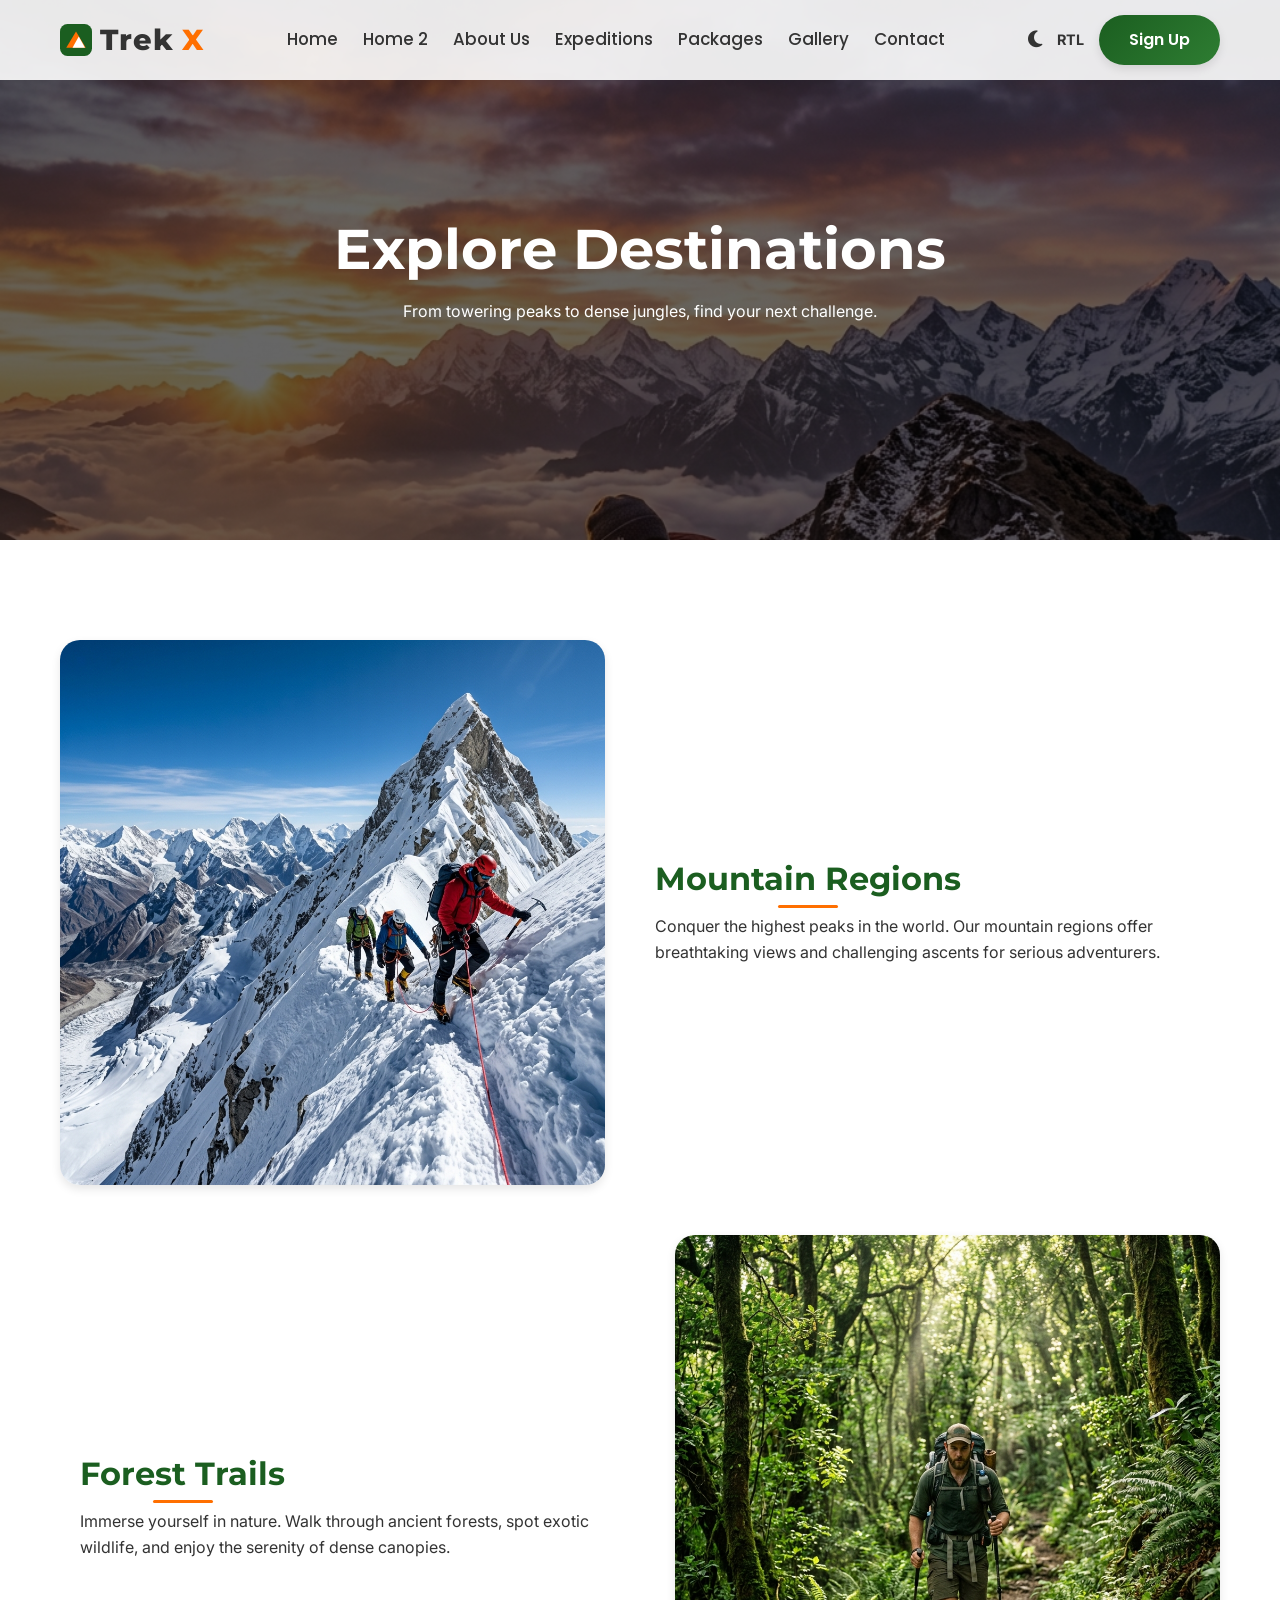
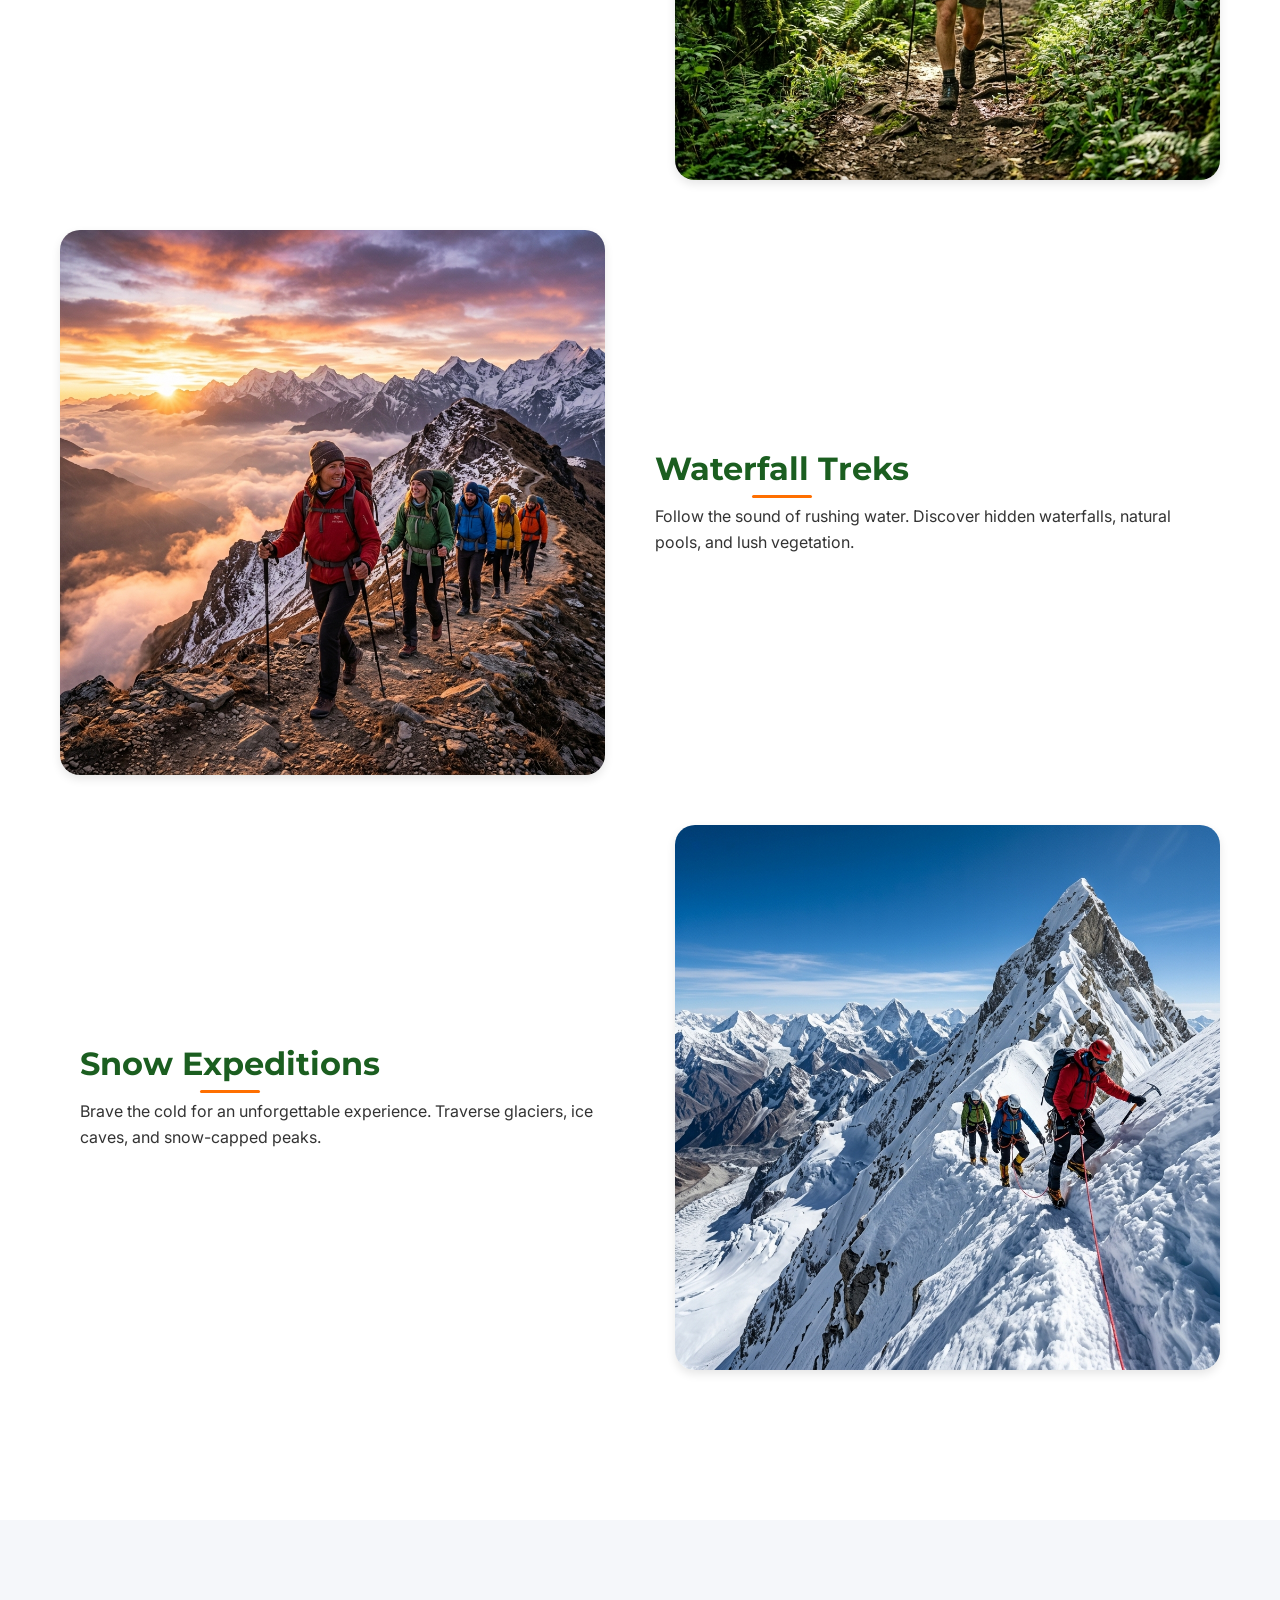
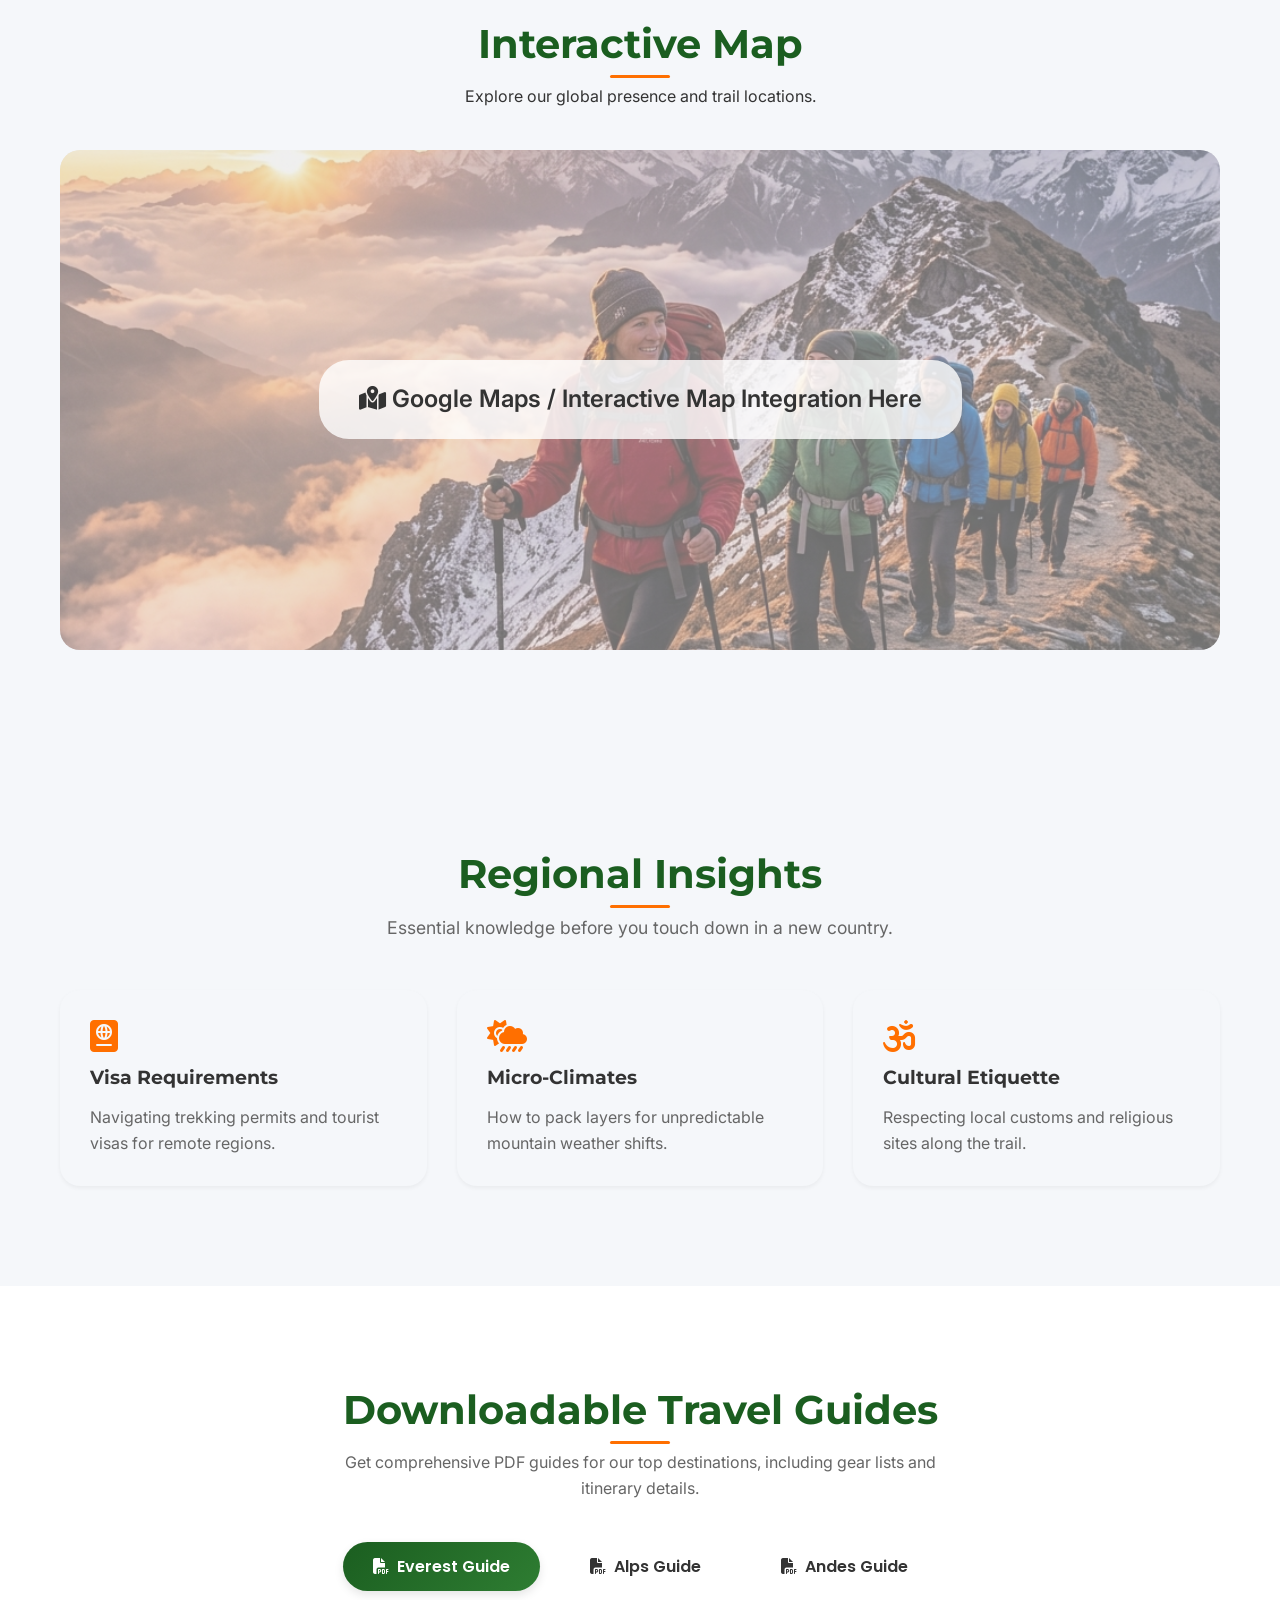
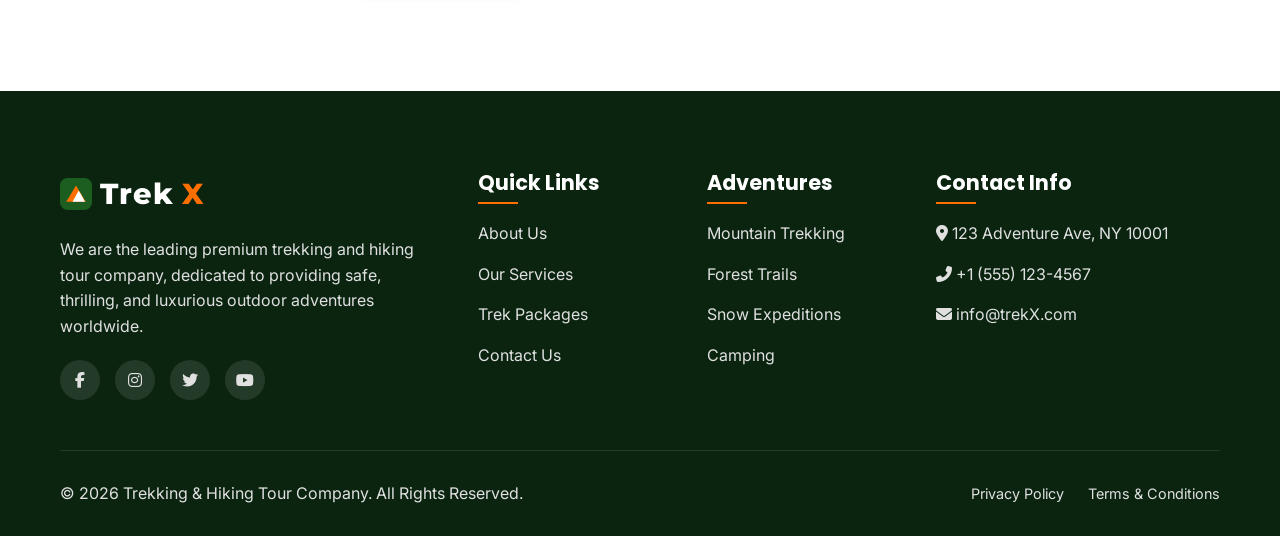
<file: destinations.html>
<!DOCTYPE html>
<html lang="en">
<head>
  <meta charset="UTF-8">
  <meta name="viewport" content="width=device-width, initial-scale=1.0">
  <title>Destinations | Trekking & Hiking Tour Company</title>
  <meta name="description" content="Discover breathtaking trekking destinations, from the Swiss Alps to Patagonia.">
  <link rel="icon" type="image/svg+xml" href="images/favicon.svg">
  <link rel="stylesheet" href="css/style.css">
  <link rel="stylesheet" href="css/responsive.css">
  <link rel="stylesheet" href="https://cdnjs.cloudflare.com/ajax/libs/font-awesome/6.4.0/css/all.min.css">
  <style>
    .page-hero {
      height: 60vh;
      background: linear-gradient(rgba(0,0,0,0.6), rgba(0,0,0,0.6)), url('images/hero/hero-1.png') center/cover;
      display: flex;
      align-items: center;
      justify-content: center;
      text-align: center;
      color: #FFF;
    }
    
    .dest-row {
      display: flex;
      flex-wrap: wrap;
      gap: 30px;
      margin-bottom: 50px;
      align-items: center;
    }
    
    .dest-row:nth-child(even) {
      flex-direction: row-reverse;
    }
    
    .dest-row img {
      flex: 1;
      min-width: 300px;
      border-radius: 20px;
      box-shadow: var(--shadow-md);
    }
    
    .dest-info {
      flex: 1;
      min-width: 300px;
      padding: 20px;
    }
    
    .map-container {
      width: 100%;
      height: 500px;
      background: #e0e0e0;
      border-radius: 20px;
      display: flex;
      align-items: center;
      justify-content: center;
      color: var(--text-light);
      font-size: 1.5rem;
      position: relative;
      overflow: hidden;
    }
    
    .dark-mode .map-container {
      background: #2a2a2a;
    }
    
    .map-placeholder-img {
      width: 100%;
      height: 100%;
      object-fit: cover;
      opacity: 0.5;
    }
    
    .map-text {
      position: absolute;
      z-index: 2;
      background: rgba(255,255,255,0.8);
      padding: 20px 40px;
      border-radius: 30px;
      color: #333;
      font-weight: 600;
    }
  </style>
</head>
<body>
  <!-- Header placeholder -->
  <header class="header sticky" style="background-color: var(--header-bg); padding: 15px 0;">
    <div class="container">
      <a href="index.html" class="logo" style="color: var(--text-color);"><img src="images/favicon.svg" alt="TrekX Logo" class="brand-icon">Trek<span>X</span></a>
      <nav class="nav-menu">
        <a href="index.html" class="nav-link" style="color: var(--text-color);">Home</a>
        <a href="home2.html" class="nav-link" style="color: var(--text-color);">Home 2</a>
        <a href="about.html" class="nav-link" style="color: var(--text-color);">About Us</a>
        <a href="services.html" class="nav-link" style="color: var(--text-color);">Expeditions</a>
        <a href="packages.html" class="nav-link" style="color: var(--text-color);">Packages</a>
        <a href="gallery.html" class="nav-link" style="color: var(--text-color);">Gallery</a>
        <a href="contact.html" class="nav-link" style="color: var(--text-color);">Contact</a>
        <div class="mobile-nav-controls">
          <button class="icon-btn theme-toggle-btn" title="Toggle Dark/Light Mode" aria-label="Toggle Dark/Light Mode"><i class="fas fa-moon"></i></button>
          <button class="icon-btn rtl-toggle-btn" title="Toggle RTL" style="font-size: 0.9rem; font-weight: 700; font-family: var(--font-text);" aria-label="Toggle RTL Layout">RTL</button>
        </div>
      </nav>
      <div class="controls">
        <button class="icon-btn theme-toggle-btn" id="theme-toggle" style="color: var(--text-color);" aria-label="Toggle Dark/Light Mode"><i class="fas fa-moon"></i></button>
        <button class="icon-btn rtl-toggle-btn" id="rtl-toggle" title="Toggle RTL" style="color: var(--text-color); font-size: 0.9rem; font-weight: 700; font-family: var(--font-text);" aria-label="Toggle RTL Layout">RTL</button>
        <a href="signup.html" class="btn btn-primary">Sign Up</a>
        <button class="mobile-toggle" style="color: var(--text-color);" aria-label="Open Mobile Menu"><i class="fas fa-bars"></i></button>
      </div>
    </div>
  </header>

  <section class="page-hero parallax">
    <div class="container anim-zoom-in">
      <h1 style="font-size: 3.5rem;">Explore Destinations</h1>
      <p>From towering peaks to dense jungles, find your next challenge.</p>
    </div>
  </section>

  <section class="section">
    <div class="container">
      
      <!-- Mountain Regions -->
      <div class="dest-row anim-fade-up">
        <img src="images/hero/hero-2.png" alt="Mountains">
        <div class="dest-info">
          <h2 class="section-title" style="font-size: 2rem;">Mountain Regions</h2>
          <p>Conquer the highest peaks in the world. Our mountain regions offer breathtaking views and challenging ascents for serious adventurers.</p>
        </div>
      </div>
      
      <!-- Forest Trails -->
      <div class="dest-row anim-fade-up">
        <img src="images/hero/hero-3.png" alt="Forest">
        <div class="dest-info">
          <h2 class="section-title" style="font-size: 2rem;">Forest Trails</h2>
          <p>Immerse yourself in nature. Walk through ancient forests, spot exotic wildlife, and enjoy the serenity of dense canopies.</p>
        </div>
      </div>

      <!-- Waterfall Treks -->
      <div class="dest-row anim-fade-up">
        <img src="images/hero/hero-1.png" alt="Waterfall">
        <div class="dest-info">
          <h2 class="section-title" style="font-size: 2rem;">Waterfall Treks</h2>
          <p>Follow the sound of rushing water. Discover hidden waterfalls, natural pools, and lush vegetation.</p>
        </div>
      </div>

      <!-- Snow Expeditions -->
      <div class="dest-row anim-fade-up">
        <img src="images/hero/hero-2.png" alt="Snow">
        <div class="dest-info">
          <h2 class="section-title" style="font-size: 2rem;">Snow Expeditions</h2>
          <p>Brave the cold for an unforgettable experience. Traverse glaciers, ice caves, and snow-capped peaks.</p>
        </div>
      </div>

    </div>
  </section>

  <!-- Interactive Map Placeholder -->
  <section class="section" style="background: var(--surface-color);">
    <div class="container text-center">
      <h2 class="section-title anim-fade-up">Interactive Map</h2>
      <p class="anim-fade-up" style="margin-bottom: 40px;">Explore our global presence and trail locations.</p>
      
      <div class="map-container anim-zoom-in">
        <img src="images/hero/hero-1.png" class="map-placeholder-img" alt="Map Base">
        <div class="map-text"><i class="fas fa-map-marked-alt"></i> Google Maps / Interactive Map Integration Here</div>
      </div>
    </div>
  </section>

  <!-- Travel Tips Section -->
  <section class="section" style="background: var(--surface-color);">
    <div class="container">
      <div class="text-center anim-fade-up">
        <h2 class="section-title">Regional Insights</h2>
        <p class="section-subtitle">Essential knowledge before you touch down in a new country.</p>
      </div>
      <div style="display: grid; grid-template-columns: repeat(auto-fit, minmax(280px, 1fr)); gap: 30px;">
        <div class="premium-card anim-zoom-in">
          <div class="card-content">
            <i class="fas fa-passport" style="font-size: 2rem; color: var(--accent-color); margin-bottom: 15px;"></i>
            <h3>Visa Requirements</h3>
            <p style="color: var(--text-light);">Navigating trekking permits and tourist visas for remote regions.</p>
          </div>
        </div>
        <div class="premium-card anim-zoom-in" style="transition-delay: 0.2s;">
          <div class="card-content">
            <i class="fas fa-cloud-sun-rain" style="font-size: 2rem; color: var(--accent-color); margin-bottom: 15px;"></i>
            <h3>Micro-Climates</h3>
            <p style="color: var(--text-light);">How to pack layers for unpredictable mountain weather shifts.</p>
          </div>
        </div>
        <div class="premium-card anim-zoom-in" style="transition-delay: 0.4s;">
          <div class="card-content">
            <i class="fas fa-om" style="font-size: 2rem; color: var(--accent-color); margin-bottom: 15px;"></i>
            <h3>Cultural Etiquette</h3>
            <p style="color: var(--text-light);">Respecting local customs and religious sites along the trail.</p>
          </div>
        </div>
      </div>
    </div>
  </section>

  <!-- Latest Blog Section -->
    <section class="section" style="background-color: var(--bg-light);">
    <div class="container text-center anim-fade-up">
      <h2 class="section-title">Downloadable Travel Guides</h2>
      <p style="color: var(--text-light); max-width: 600px; margin: 0 auto 40px;">Get comprehensive PDF guides for our top destinations, including gear lists and itinerary details.</p>
      <div style="display: flex; justify-content: center; gap: 20px; flex-wrap: wrap;">
        <a href="#" class="btn btn-primary"><i class="fas fa-file-pdf" style="margin-right: 8px;"></i> Everest Guide</a>
        <a href="#" class="btn btn-outline"><i class="fas fa-file-pdf" style="margin-right: 8px;"></i> Alps Guide</a>
        <a href="#" class="btn btn-outline"><i class="fas fa-file-pdf" style="margin-right: 8px;"></i> Andes Guide</a>
      </div>
    </div>
  </section>

  <!-- Footer -->
  <footer class="footer">
    <div class="container">
      <div class="footer-grid">
        <div class="footer-col">
          <a href="index.html" class="logo" style="margin-bottom: 20px; display: inline-flex;"><img src="images/favicon.svg" alt="TrekX Logo" class="brand-icon">Trek<span>X</span></a>
          <p>We are the leading premium trekking and hiking tour company, dedicated to providing safe, thrilling, and luxurious outdoor adventures worldwide.</p>
          <div class="social-links">
            <a href="#"><i class="fab fa-facebook-f"></i></a>
            <a href="#"><i class="fab fa-instagram"></i></a>
            <a href="#"><i class="fab fa-twitter"></i></a>
            <a href="#"><i class="fab fa-youtube"></i></a>
          </div>
        </div>
        
        <div class="footer-col">
          <h4>Quick Links</h4>
          <ul class="footer-links">
            <li><a href="about.html">About Us</a></li>
            <li><a href="services.html">Our Services</a></li>
            <li><a href="packages.html">Trek Packages</a></li>
            <li><a href="contact.html">Contact Us</a></li>
          </ul>
        </div>
        
        <div class="footer-col">
          <h4>Adventures</h4>
          <ul class="footer-links">
            <li><a href="#">Mountain Trekking</a></li>
            <li><a href="#">Forest Trails</a></li>
            <li><a href="#">Snow Expeditions</a></li>
            <li><a href="#">Camping</a></li>
          </ul>
        </div>
        
        <div class="footer-col">
          <h4>Contact Info</h4>
          <ul class="footer-links">
            <li><i class="fas fa-map-marker-alt"></i> 123 Adventure Ave, NY 10001</li>
            <li><i class="fas fa-phone-alt"></i> +1 (555) 123-4567</li>
            <li><i class="fas fa-envelope"></i> info@trekX.com</li>
          </ul>
        </div>
      </div>
      
      <div class="bottom-footer">
        <p>&copy; 2026 Trekking & Hiking Tour Company. All Rights Reserved.</p>
        <div class="bottom-links">
          <a href="#">Privacy Policy</a>
          <a href="#">Terms & Conditions</a>
        </div>
      </div>
    </div>
  </footer>

  <script src="js/main.js"></script>
  <script src="js/animations.js"></script>
</body>
</html>
</file>
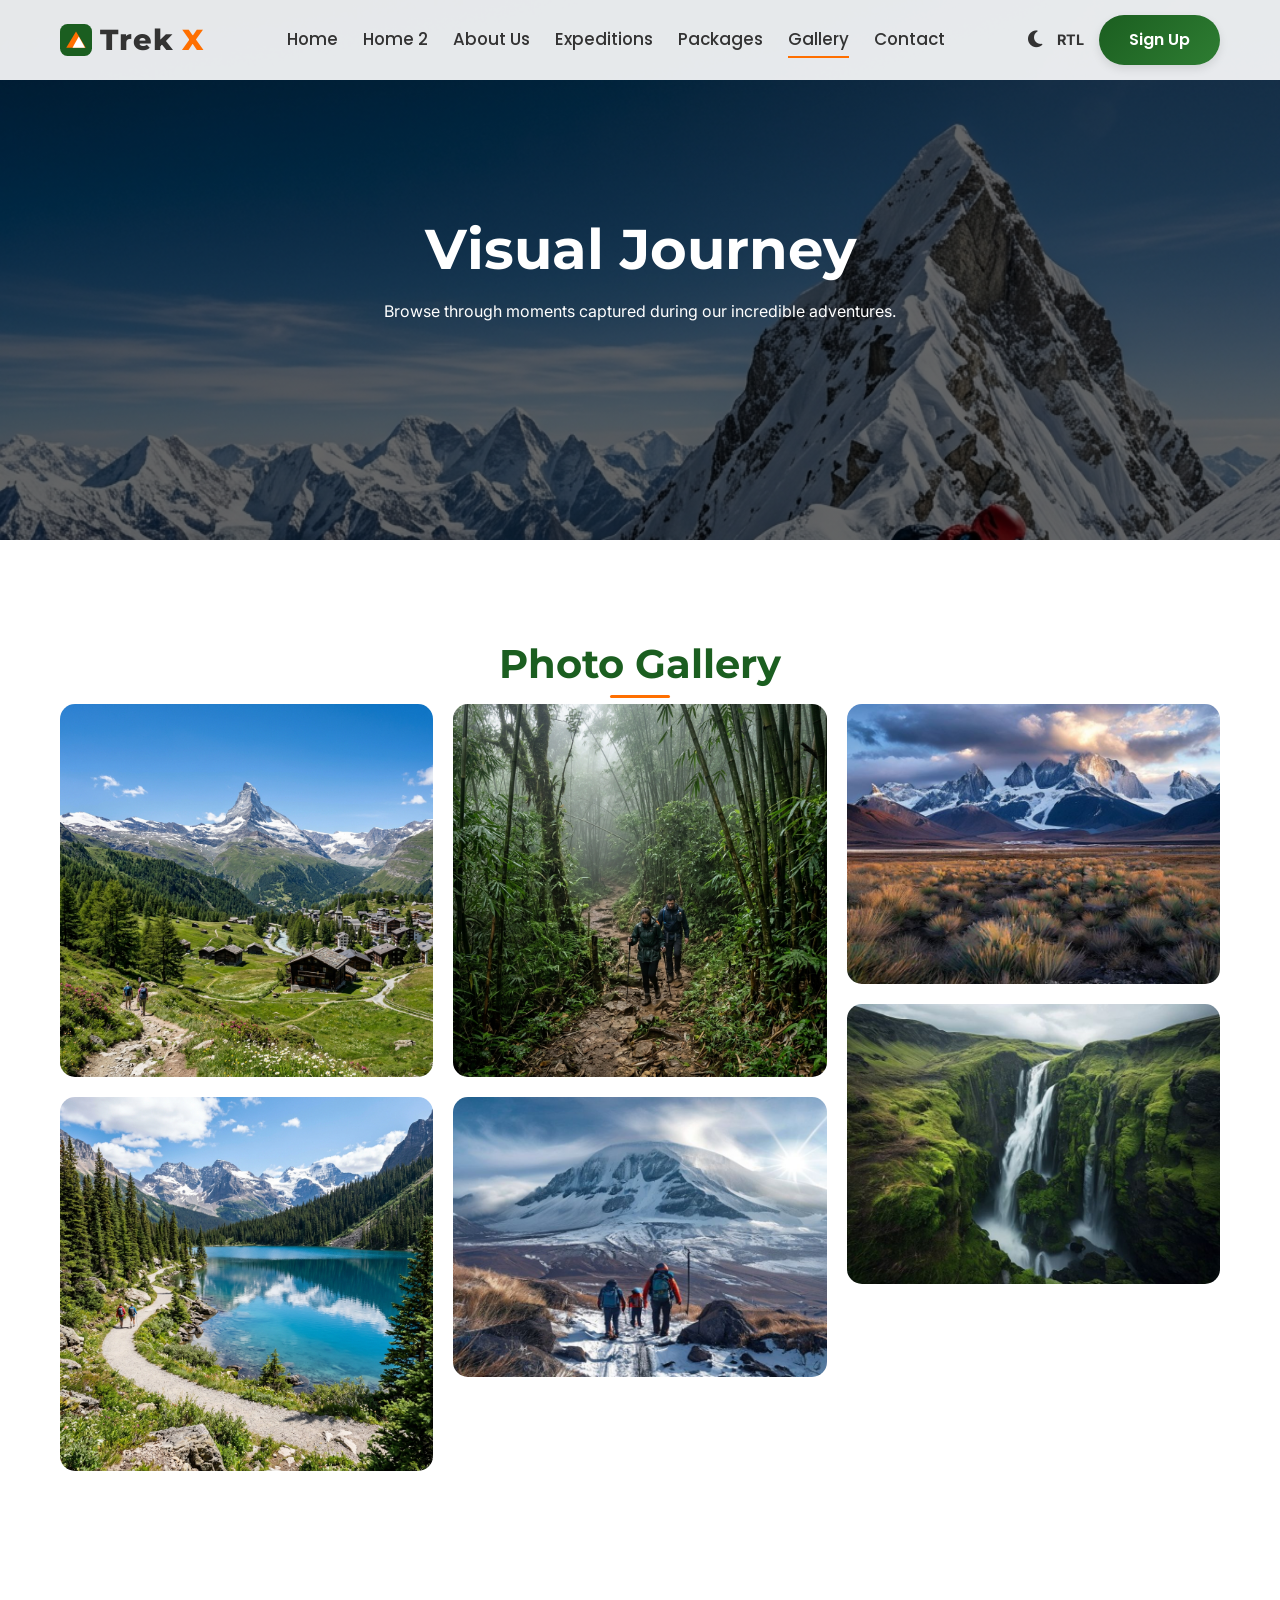
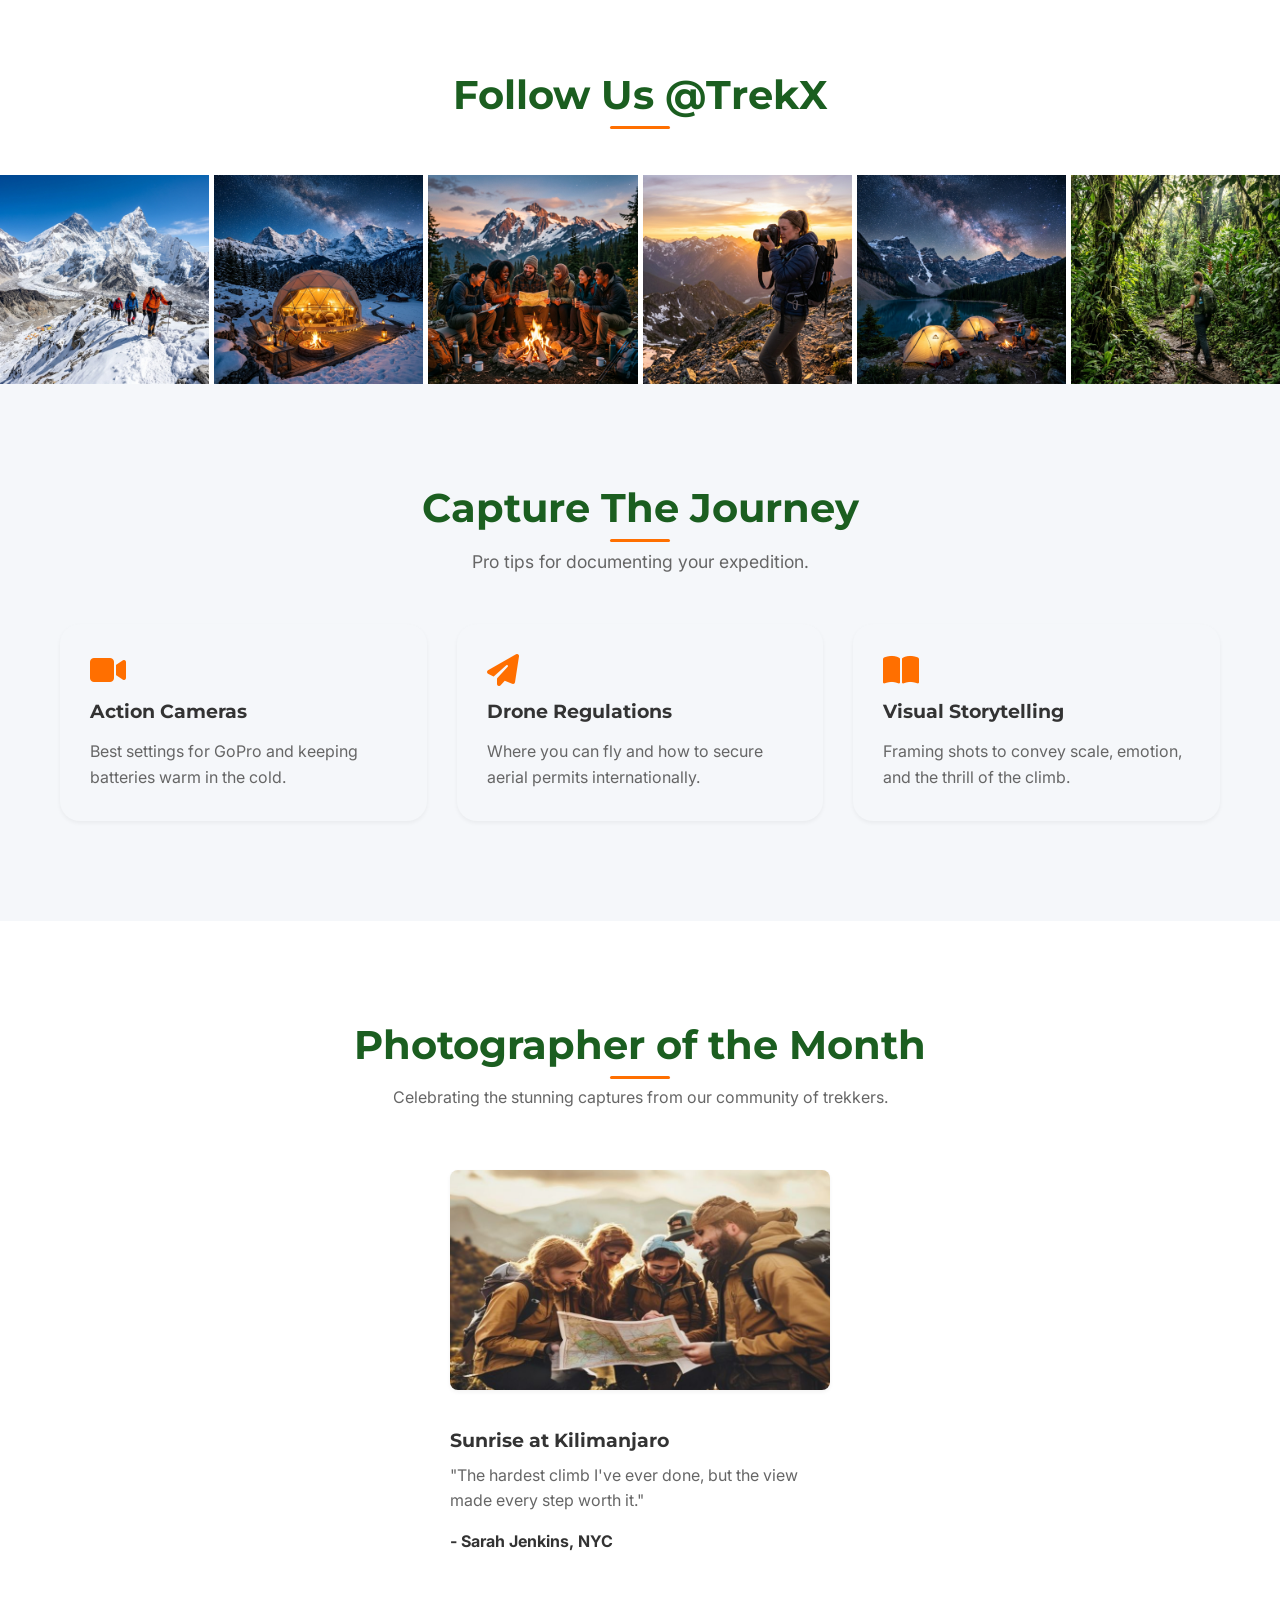
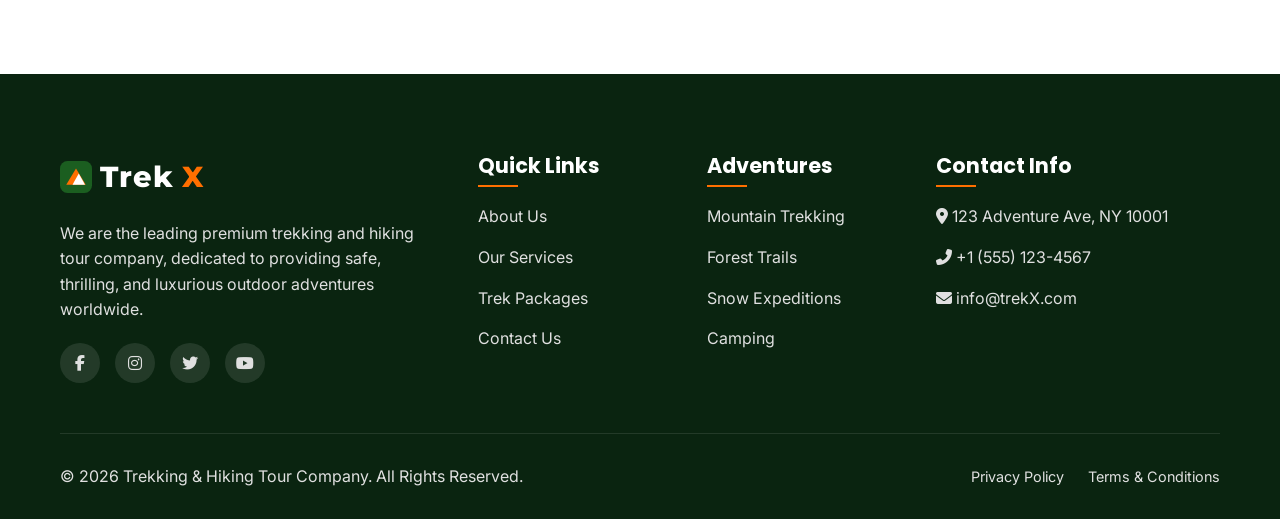
<file: gallery.html>
<!DOCTYPE html>
<html lang="en">
<head>
  <meta charset="UTF-8">
  <meta name="viewport" content="width=device-width, initial-scale=1.0">
  <title>Gallery | Trekking & Hiking Tour Company</title>
  <meta name="description" content="View our stunning gallery of past trekking expeditions, beautiful landscapes, and happy hikers.">
  <link rel="icon" type="image/svg+xml" href="images/favicon.svg">
  <link rel="stylesheet" href="css/style.css">
  <link rel="stylesheet" href="css/responsive.css">
  <link rel="stylesheet" href="https://cdnjs.cloudflare.com/ajax/libs/font-awesome/6.4.0/css/all.min.css">
  <style>
    .page-hero {
      height: 60vh;
      background: linear-gradient(rgba(0,0,0,0.6), rgba(0,0,0,0.6)), url('images/hero/hero-2.png') center/cover;
      display: flex;
      align-items: center;
      justify-content: center;
      text-align: center;
      color: #FFF;
    }
    
    .masonry-grid {
      column-count: 3;
      column-gap: 20px;
    }
    
    .masonry-item {
      break-inside: avoid;
      margin-bottom: 20px;
      border-radius: 15px;
      overflow: hidden;
      position: relative;
    }
    
    .masonry-item img {
      width: 100%;
      display: block;
      transition: transform var(--transition-smooth);
    }
    
    .masonry-item:hover img {
      transform: scale(1.1);
    }
    
    .overlay {
      position: absolute;
      top: 0; left: 0; width: 100%; height: 100%;
      background: rgba(0,0,0,0.5);
      display: flex;
      align-items: center;
      justify-content: center;
      opacity: 0;
      transition: opacity var(--transition-fast);
      color: #FFF;
      font-size: 2rem;
    }
    
    .masonry-item:hover .overlay {
      opacity: 1;
    }
    
    .ig-grid {
      display: grid;
      grid-template-columns: repeat(6, 1fr);
      gap: 5px;
    }
    
    .ig-item {
      aspect-ratio: 1;
      overflow: hidden;
    }
    
    .ig-item img {
      width: 100%;
      height: 100%;
      object-fit: cover;
      transition: filter 0.3s ease;
    }
    
    .ig-item:hover img {
      filter: brightness(0.7);
    }
    
    @media (max-width: 992px) {
      .masonry-grid { column-count: 2; }
      .ig-grid { grid-template-columns: repeat(3, 1fr); }
    }
    @media (max-width: 768px) {
      .masonry-grid { column-count: 1; }
      .ig-grid { grid-template-columns: repeat(2, 1fr); }
    }
  </style>
</head>
<body>
  <header class="header sticky" style="background-color: var(--header-bg); padding: 15px 0;">
    <div class="container">
      <a href="index.html" class="logo" style="color: var(--text-color);"><img src="images/favicon.svg" alt="TrekX Logo" class="brand-icon">Trek<span>X</span></a>
      <nav class="nav-menu">
        <a href="index.html" class="nav-link" style="color: var(--text-color);">Home</a>
        <a href="home2.html" class="nav-link" style="color: var(--text-color);">Home 2</a>
        <a href="about.html" class="nav-link" style="color: var(--text-color);">About Us</a>
        <a href="services.html" class="nav-link" style="color: var(--text-color);">Expeditions</a>
        <a href="packages.html" class="nav-link" style="color: var(--text-color);">Packages</a>
        <a href="gallery.html" class="nav-link active" style="color: var(--text-color);">Gallery</a>
        <a href="contact.html" class="nav-link" style="color: var(--text-color);">Contact</a>
        <div class="mobile-nav-controls">
          <button class="icon-btn theme-toggle-btn" title="Toggle Dark/Light Mode" aria-label="Toggle Dark/Light Mode"><i class="fas fa-moon"></i></button>
          <button class="icon-btn rtl-toggle-btn" title="Toggle RTL" style="font-size: 0.9rem; font-weight: 700; font-family: var(--font-text);" aria-label="Toggle RTL Layout">RTL</button>
        </div>
      </nav>
      <div class="controls">
        <button class="icon-btn theme-toggle-btn" id="theme-toggle" style="color: var(--text-color);" aria-label="Toggle Dark/Light Mode"><i class="fas fa-moon"></i></button>
        <button class="icon-btn rtl-toggle-btn" id="rtl-toggle" title="Toggle RTL" style="color: var(--text-color); font-size: 0.9rem; font-weight: 700; font-family: var(--font-text);" aria-label="Toggle RTL Layout">RTL</button>
        <a href="signup.html" class="btn btn-primary">Sign Up</a>
        <button class="mobile-toggle" style="color: var(--text-color);" aria-label="Open Mobile Menu"><i class="fas fa-bars"></i></button>
      </div>
    </div>
  </header>

  <section class="page-hero parallax">
    <div class="container anim-zoom-in">
      <h1 style="font-size: 3.5rem;">Visual Journey</h1>
      <p>Browse through moments captured during our incredible adventures.</p>
    </div>
  </section>

  <!-- Photo Gallery -->
  <section class="section">
    <div class="container">
      <div class="text-center anim-fade-up">
        <h2 class="section-title">Photo Gallery</h2>
      </div>
      <div class="masonry-grid">
        <div class="masonry-item anim-fade-up"><img src="images/blog/swiss_alps.png" alt="Swiss Alps"><div class="overlay"><i class="fas fa-search-plus"></i></div></div>
        <div class="masonry-item anim-fade-up" style="transition-delay: 0.1s;"><img src="images/treks/blue_lake_trail.png" alt="Blue Lake Trail"><div class="overlay"><i class="fas fa-search-plus"></i></div></div>
        <div class="masonry-item anim-fade-up" style="transition-delay: 0.2s;"><img src="images/blog/asia_trails.png" alt="Asia Trails"><div class="overlay"><i class="fas fa-search-plus"></i></div></div>
        <div class="masonry-item anim-fade-up" style="transition-delay: 0.3s;"><img src="images/blog/kilimanjaro.jpg" alt="Kilimanjaro Summit"><div class="overlay"><i class="fas fa-search-plus"></i></div></div>
        <div class="masonry-item anim-fade-up" style="transition-delay: 0.4s;"><img src="images/blog/patagonia.jpg" alt="Patagonia Wilderness"><div class="overlay"><i class="fas fa-search-plus"></i></div></div>
        <div class="masonry-item anim-fade-up" style="transition-delay: 0.5s;"><img src="images/blog/iceland.jpg" alt="Iceland Highlands"><div class="overlay"><i class="fas fa-search-plus"></i></div></div>
      </div>
    </div>
  </section>

  <!-- Instagram Grid -->
  <section class="section" style="padding-bottom: 0;">
    <div class="text-center anim-fade-up" style="margin-bottom: 40px;">
      <h2 class="section-title">Follow Us @TrekX</h2>
    </div>
    <div class="ig-grid">
      <div class="ig-item"><img src="images/treks/everest.png" alt="Everest Base Camp"></div>
      <div class="ig-item"><img src="images/treks/meadow_valley.png" alt="Meadow Valley Camp"></div>
      <div class="ig-item"><img src="images/blog/our_story.png" alt="Campfire Story"></div>
      <div class="ig-item"><img src="images/tips/adventure_photography.png" alt="Adventure Photography"></div>
      <div class="ig-item"><img src="images/treks/rocky.png" alt="Highland Trail"></div>
      <div class="ig-item"><img src="images/treks/amazon.png" alt="Amazon Expedition"></div>
    </div>
  </section>

  <!-- Travel Tips Section -->
  <section class="section" style="background: var(--surface-color);">
    <div class="container">
      <div class="text-center anim-fade-up">
        <h2 class="section-title">Capture The Journey</h2>
        <p class="section-subtitle">Pro tips for documenting your expedition.</p>
      </div>
      <div style="display: grid; grid-template-columns: repeat(auto-fit, minmax(280px, 1fr)); gap: 30px;">
        <div class="premium-card anim-zoom-in">
          <div class="card-content">
            <i class="fas fa-video" style="font-size: 2rem; color: var(--accent-color); margin-bottom: 15px;"></i>
            <h3>Action Cameras</h3>
            <p style="color: var(--text-light);">Best settings for GoPro and keeping batteries warm in the cold.</p>
          </div>
        </div>
        <div class="premium-card anim-zoom-in" style="transition-delay: 0.2s;">
          <div class="card-content">
            <i class="fas fa-paper-plane" style="font-size: 2rem; color: var(--accent-color); margin-bottom: 15px;"></i>
            <h3>Drone Regulations</h3>
            <p style="color: var(--text-light);">Where you can fly and how to secure aerial permits internationally.</p>
          </div>
        </div>
        <div class="premium-card anim-zoom-in" style="transition-delay: 0.4s;">
          <div class="card-content">
            <i class="fas fa-book-open" style="font-size: 2rem; color: var(--accent-color); margin-bottom: 15px;"></i>
            <h3>Visual Storytelling</h3>
            <p style="color: var(--text-light);">Framing shots to convey scale, emotion, and the thrill of the climb.</p>
          </div>
        </div>
      </div>
    </div>
  </section>

  <!-- Latest Blog Section -->
    <section class="section">
    <div class="container">
      <div class="text-center anim-fade-up">
        <h2 class="section-title">Photographer of the Month</h2>
        <p style="color: var(--text-light); max-width: 600px; margin: 0 auto 40px;">Celebrating the stunning captures from our community of trekkers.</p>
      </div>
      <div class="blog-card anim-fade-up" style="max-width: 800px; margin: 0 auto; display: flex; align-items: center; gap: 20px; padding: 20px;">
        <img src="images/blog/our_story.jpg" alt="Featured Photo" style="width: 50%; border-radius: 8px;">
        <div style="width: 50%;">
          <h3 style="margin-bottom: 10px;">Sunrise at Kilimanjaro</h3>
          <p style="color: var(--text-light); margin-bottom: 15px;">"The hardest climb I've ever done, but the view made every step worth it."</p>
          <span style="font-weight: bold;">- Sarah Jenkins, NYC</span>
        </div>
      </div>
    </div>
  </section>

  <!-- Footer -->
  <footer class="footer">
    <div class="container">
      <div class="footer-grid">
        <div class="footer-col">
          <a href="index.html" class="logo" style="margin-bottom: 20px; display: inline-flex;"><img src="images/favicon.svg" alt="TrekX Logo" class="brand-icon">Trek<span>X</span></a>
          <p>We are the leading premium trekking and hiking tour company, dedicated to providing safe, thrilling, and luxurious outdoor adventures worldwide.</p>
          <div class="social-links">
            <a href="#"><i class="fab fa-facebook-f"></i></a>
            <a href="#"><i class="fab fa-instagram"></i></a>
            <a href="#"><i class="fab fa-twitter"></i></a>
            <a href="#"><i class="fab fa-youtube"></i></a>
          </div>
        </div>
        
        <div class="footer-col">
          <h4>Quick Links</h4>
          <ul class="footer-links">
            <li><a href="about.html">About Us</a></li>
            <li><a href="services.html">Our Services</a></li>
            <li><a href="packages.html">Trek Packages</a></li>
            <li><a href="contact.html">Contact Us</a></li>
          </ul>
        </div>
        
        <div class="footer-col">
          <h4>Adventures</h4>
          <ul class="footer-links">
            <li><a href="#">Mountain Trekking</a></li>
            <li><a href="#">Forest Trails</a></li>
            <li><a href="#">Snow Expeditions</a></li>
            <li><a href="#">Camping</a></li>
          </ul>
        </div>
        
        <div class="footer-col">
          <h4>Contact Info</h4>
          <ul class="footer-links">
            <li><i class="fas fa-map-marker-alt"></i> 123 Adventure Ave, NY 10001</li>
            <li><i class="fas fa-phone-alt"></i> +1 (555) 123-4567</li>
            <li><i class="fas fa-envelope"></i> info@trekX.com</li>
          </ul>
        </div>
      </div>
      
      <div class="bottom-footer">
        <p>&copy; 2026 Trekking & Hiking Tour Company. All Rights Reserved.</p>
        <div class="bottom-links">
          <a href="#">Privacy Policy</a>
          <a href="#">Terms & Conditions</a>
        </div>
      </div>
    </div>
  </footer>

  <script src="js/main.js"></script>
  <script src="js/animations.js"></script>
</body>
</html>
</file>
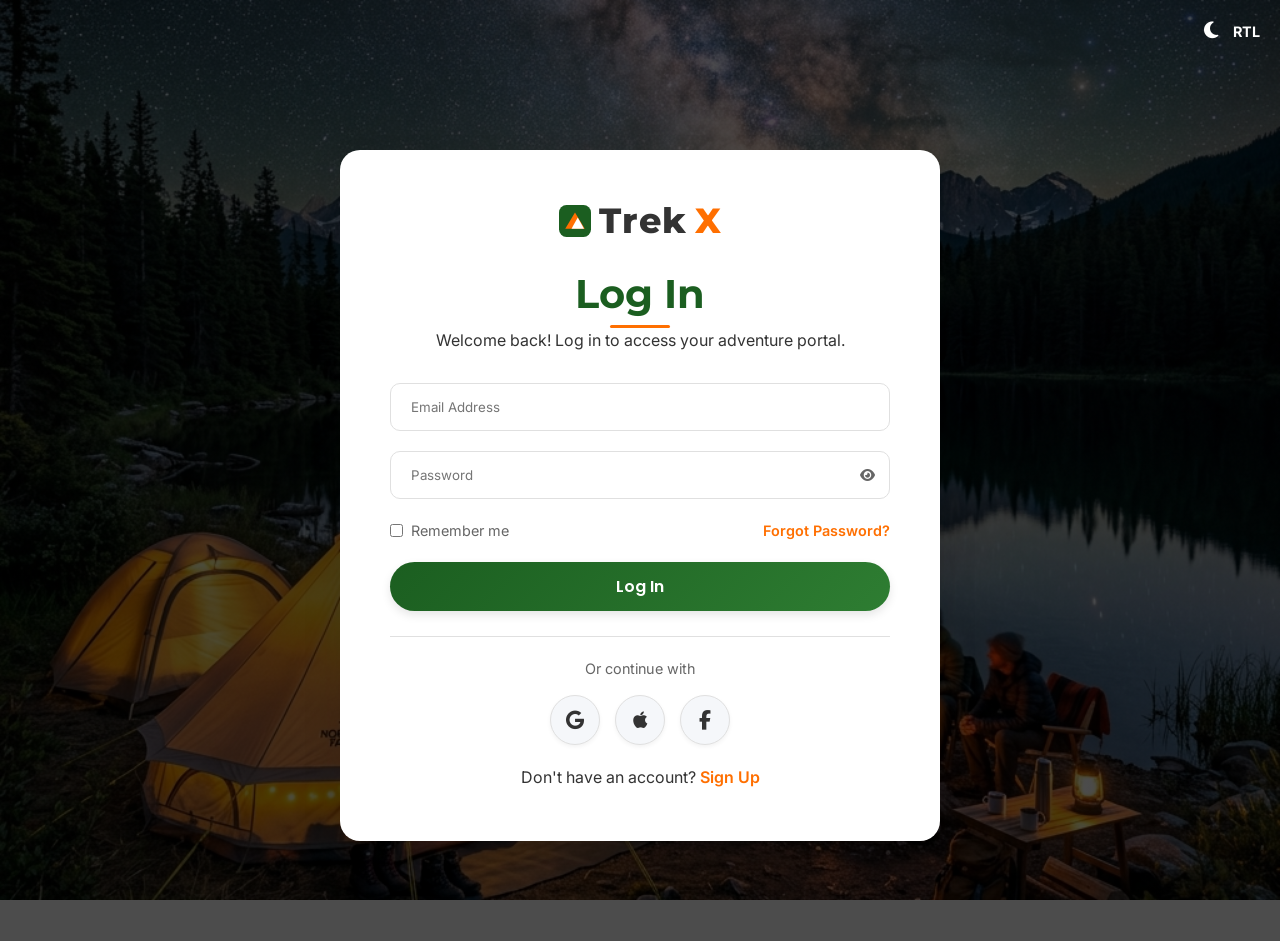
<file: login.html>
<!DOCTYPE html>
<html lang="en">
<head>
  <meta charset="UTF-8">
  <meta name="viewport" content="width=device-width, initial-scale=1.0">
  <title>Log In | Trekking & Hiking Tour Company</title>
  <meta name="description" content="Log in to your TrekX account to access your adventure portal and view bookings.">
  <link rel="icon" type="image/svg+xml" href="images/favicon.svg">
  <link rel="stylesheet" href="css/style.css">
  <link rel="stylesheet" href="css/responsive.css">
  <link rel="stylesheet" href="https://cdnjs.cloudflare.com/ajax/libs/font-awesome/6.4.0/css/all.min.css">
  <style>
    .signup-section {
      padding: 150px 0 100px;
      min-height: 100vh;
      background: linear-gradient(rgba(0,0,0,0.7), rgba(0,0,0,0.7)), url('images/hero/hero-4.png') center/cover fixed;
      display: flex;
      align-items: center;
    }
    
    .signup-box {
      background: var(--bg-color);
      border-radius: 20px;
      padding: 50px;
      max-width: 600px;
      margin: 0 auto;
      box-shadow: var(--shadow-premium);
    }
    
    .login-link {
      text-align: center;
      margin-top: 20px;
    }
    
    .login-link a {
      color: var(--accent-color);
      font-weight: 600;
    }
    
    .form-control.password-input {
      padding-right: 45px;
    }
    
    .password-toggle:hover {
      color: var(--primary-color) !important;
    }
    
    .social-auth-btn {
      display: inline-flex;
      align-items: center;
      justify-content: center;
      width: 50px;
      height: 50px;
      border-radius: 50%;
      background: var(--surface-color);
      border: 1px solid var(--border-color);
      color: var(--text-color);
      font-size: 1.2rem;
      transition: all var(--transition-smooth);
      box-shadow: var(--shadow-sm);
    }
    
    .social-auth-btn:hover {
      transform: translateY(-3px);
      box-shadow: var(--shadow-md);
      color: #FFF;
    }
    
    .social-auth-btn.google-btn:hover {
      background: #EA4335;
      border-color: #EA4335;
    }
    
    .social-auth-btn.apple-btn:hover {
      background: #111111;
      border-color: #111111;
    }
    
    .dark-mode .social-auth-btn.apple-btn:hover {
      background: #FFFFFF;
      color: #111111;
      border-color: #FFFFFF;
    }
    
    .social-auth-btn.facebook-btn:hover {
      background: #1877F2;
      border-color: #1877F2;
    }
    
    .top-controls {
      position: absolute;
      top: 20px;
      right: 20px;
      display: flex;
      gap: 15px;
      z-index: 100;
    }
    
    .top-controls .icon-btn {
      font-size: 1.2rem;
      cursor: pointer;
      background: none;
      border: none;
      color: #FFF;
      transition: color var(--transition-fast), transform var(--transition-fast);
    }
    
    .top-controls .icon-btn.rtl-toggle-btn {
      font-size: 0.9rem;
      font-weight: 700;
      font-family: var(--font-text);
    }
    
    .top-controls .icon-btn:hover {
      color: var(--accent-color) !important;
      transform: scale(1.1);
    }
    
    [dir="rtl"] .top-controls {
      right: auto;
      left: 20px;
    }
  </style>
</head>
<body>
  <div class="top-controls">
    <button class="icon-btn theme-toggle-btn" title="Toggle Dark/Light Mode" aria-label="Toggle Dark/Light Mode"><i class="fas fa-moon"></i></button>
    <button class="icon-btn rtl-toggle-btn" title="Toggle RTL" aria-label="Toggle RTL Layout">RTL</button>
  </div>
  <section class="signup-section">
    <div class="container">
      <div class="signup-box anim-zoom-in">
        <div class="text-center" style="margin-bottom: 30px;">
          <div style="margin-bottom: 25px;">
            <a href="index.html" style="display: inline-flex; flex-direction: column; align-items: center; text-decoration: none;">
              
              <div class="logo" style="font-size: 2.2rem; color: var(--text-color); font-weight: 800; font-family: var(--font-secondary); line-height: 1.2; letter-spacing: 1px;"><img src="images/favicon.svg" alt="TrekX Logo" class="brand-icon">Trek<span style="color: var(--accent-color);">X</span></div>
            </a>
          </div>
          <h2 class="section-title" style="margin-bottom: 10px;">Log In</h2>
          <p>Welcome back! Log in to access your adventure portal.</p>
        </div>
        
        <form id="auth-form" action="#" onsubmit="event.preventDefault(); handleAuthSubmit();">
          <div class="form-group signup-only" style="display: none;">
            <input type="text" class="form-control" placeholder="Full Name">
          </div>
          <div class="form-group">
            <input type="email" class="form-control" placeholder="Email Address" required>
          </div>
          <div class="form-group signup-only" style="display: none;">
            <input type="tel" class="form-control" placeholder="Phone Number">
          </div>
          <div class="form-group signup-only" style="position: relative; display: none;">
            <select class="form-control" style="-webkit-appearance: none; -moz-appearance: none; appearance: none; padding-right: 45px;">
              <option value="" disabled selected>Select Country</option>
              <option value="us">United States</option>
              <option value="uk">United Kingdom</option>
              <option value="ca">Canada</option>
              <option value="au">Australia</option>
              <option value="other">Other</option>
            </select>
            <i class="fas fa-chevron-down" style="position: absolute; right: 15px; top: 50%; transform: translateY(-50%); color: var(--text-light); pointer-events: none; z-index: 2;"></i>
          </div>
          <div class="form-group password-group" style="position: relative;">
            <input type="password" id="password" class="form-control password-input" placeholder="Password" required>
            <button type="button" class="password-toggle" onclick="togglePasswordVisibility('password', this)" aria-label="Toggle Password Visibility" style="position: absolute; right: 15px; top: 50%; transform: translateY(-50%); background: none; border: none; color: var(--text-light); cursor: pointer; transition: color var(--transition-fast);"><i class="fas fa-eye"></i></button>
          </div>
          <div class="form-group signup-only password-group" style="position: relative; display: none;">
            <input type="password" id="confirm-password" class="form-control password-input" placeholder="Confirm Password">
            <button type="button" class="password-toggle" onclick="togglePasswordVisibility('confirm-password', this)" aria-label="Toggle Password Visibility" style="position: absolute; right: 15px; top: 50%; transform: translateY(-50%); background: none; border: none; color: var(--text-light); cursor: pointer; transition: color var(--transition-fast);"><i class="fas fa-eye"></i></button>
          </div>
          
          <div class="form-group login-only" style="display: flex; justify-content: space-between; align-items: center; margin-top: 15px; margin-bottom: 20px;">
            <label style="display: flex; align-items: center; gap: 8px; font-size: 0.9rem; color: var(--text-light); cursor: pointer; user-select: none;">
              <input type="checkbox" id="remember-me" style="cursor: pointer; accent-color: var(--primary-color);">
              Remember me
            </label>
            <a href="#" style="font-size: 0.9rem; color: var(--accent-color); font-weight: 600;">Forgot Password?</a>
          </div>
          
          <div class="form-group signup-only" style="display: none; align-items: flex-start; gap: 10px; margin-top: 15px; margin-bottom: 20px;">
            <input type="checkbox" id="terms" style="margin-top: 4px; cursor: pointer; accent-color: var(--primary-color);">
            <label for="terms" style="font-size: 0.9rem; color: var(--text-light); line-height: 1.4; cursor: pointer; user-select: none;">
              I agree to the <a href="#" style="color: var(--accent-color); font-weight: 600;">Terms & Conditions</a> and <a href="#" style="color: var(--accent-color); font-weight: 600;">Privacy Policy</a>.
            </label>
          </div>
          
          <button type="submit" id="auth-submit-btn" class="btn btn-primary" style="width: 100%;">Log In</button>
          
          <div class="social-auth" style="margin-top: 25px; text-align: center; border-top: 1px solid var(--border-color); padding-top: 20px;">
            <p style="font-size: 0.9rem; color: var(--text-light); margin-bottom: 15px;">Or continue with</p>
            <div style="display: flex; justify-content: center; gap: 15px;">
              <a href="#" class="social-auth-btn google-btn" aria-label="Sign in with Google"><i class="fab fa-google"></i></a>
              <a href="#" class="social-auth-btn apple-btn" aria-label="Sign in with Apple"><i class="fab fa-apple"></i></a>
              <a href="#" class="social-auth-btn facebook-btn" aria-label="Sign in with Facebook"><i class="fab fa-facebook-f"></i></a>
            </div>
          </div>
          
          <div class="login-link">
            <span id="toggle-text">Don't have an account?</span> <a href="#" id="toggle-auth-btn" onclick="event.preventDefault(); toggleAuthMode();">Sign Up</a>
          </div>
        </form>
      </div>
    </div>
  </section>

  <script src="js/main.js"></script>
  <script src="js/animations.js"></script>
  <script>
    let isLoginMode = true;

    function togglePasswordVisibility(fieldId, btn) {
      const field = document.getElementById(fieldId);
      const icon = btn.querySelector('i');
      if (field.type === 'password') {
        field.type = 'text';
        icon.classList.remove('fa-eye');
        icon.classList.add('fa-eye-slash');
      } else {
        field.type = 'password';
        icon.classList.remove('fa-eye-slash');
        icon.classList.add('fa-eye');
      }
    }

    function toggleAuthMode() {
      isLoginMode = !isLoginMode;
      const signupBox = document.querySelector('.signup-box');
      const title = signupBox.querySelector('.section-title');
      const subtitle = signupBox.querySelector('p');
      const signupOnlyFields = signupBox.querySelectorAll('.signup-only');
      const loginOnlyFields = signupBox.querySelectorAll('.login-only');
      const submitBtn = document.getElementById('auth-submit-btn');
      const toggleText = document.getElementById('toggle-text');
      const toggleBtn = document.getElementById('toggle-auth-btn');

      if (isLoginMode) {
        title.textContent = 'Log In';
        subtitle.textContent = 'Welcome back! Log in to access your adventure portal.';
        signupOnlyFields.forEach(field => {
          field.style.display = 'none';
          const input = field.querySelector('input, select');
          if (input) input.removeAttribute('required');
        });
        loginOnlyFields.forEach(field => {
          field.style.display = 'flex';
        });
        submitBtn.textContent = 'Log In';
        toggleText.textContent = "Don't have an account?";
        toggleBtn.textContent = 'Sign Up';
      } else {
        title.textContent = 'Create Account';
        subtitle.textContent = 'Join the club and start your adventure today.';
        signupOnlyFields.forEach(field => {
          field.style.display = 'block';
          const input = field.querySelector('input, select');
          if (input) {
            input.setAttribute('required', '');
          }
        });
        loginOnlyFields.forEach(field => {
          field.style.display = 'none';
        });
        // Make sure confirmation password and terms checkbox are required
        document.getElementById('confirm-password').setAttribute('required', '');
        document.getElementById('terms').setAttribute('required', '');
        submitBtn.textContent = 'Register Now';
        toggleText.textContent = 'Already have an account?';
        toggleBtn.textContent = 'Log In';
      }
    }

    function handleAuthSubmit() {
      if (isLoginMode) {
        alert('Login Successful! Redirecting to home...');
        window.location.href = 'index.html';
      } else {
        alert('Registration Successful! Redirecting to home...');
        window.location.href = 'index.html';
      }
    }
  </script>
</body>
</html>
</file>
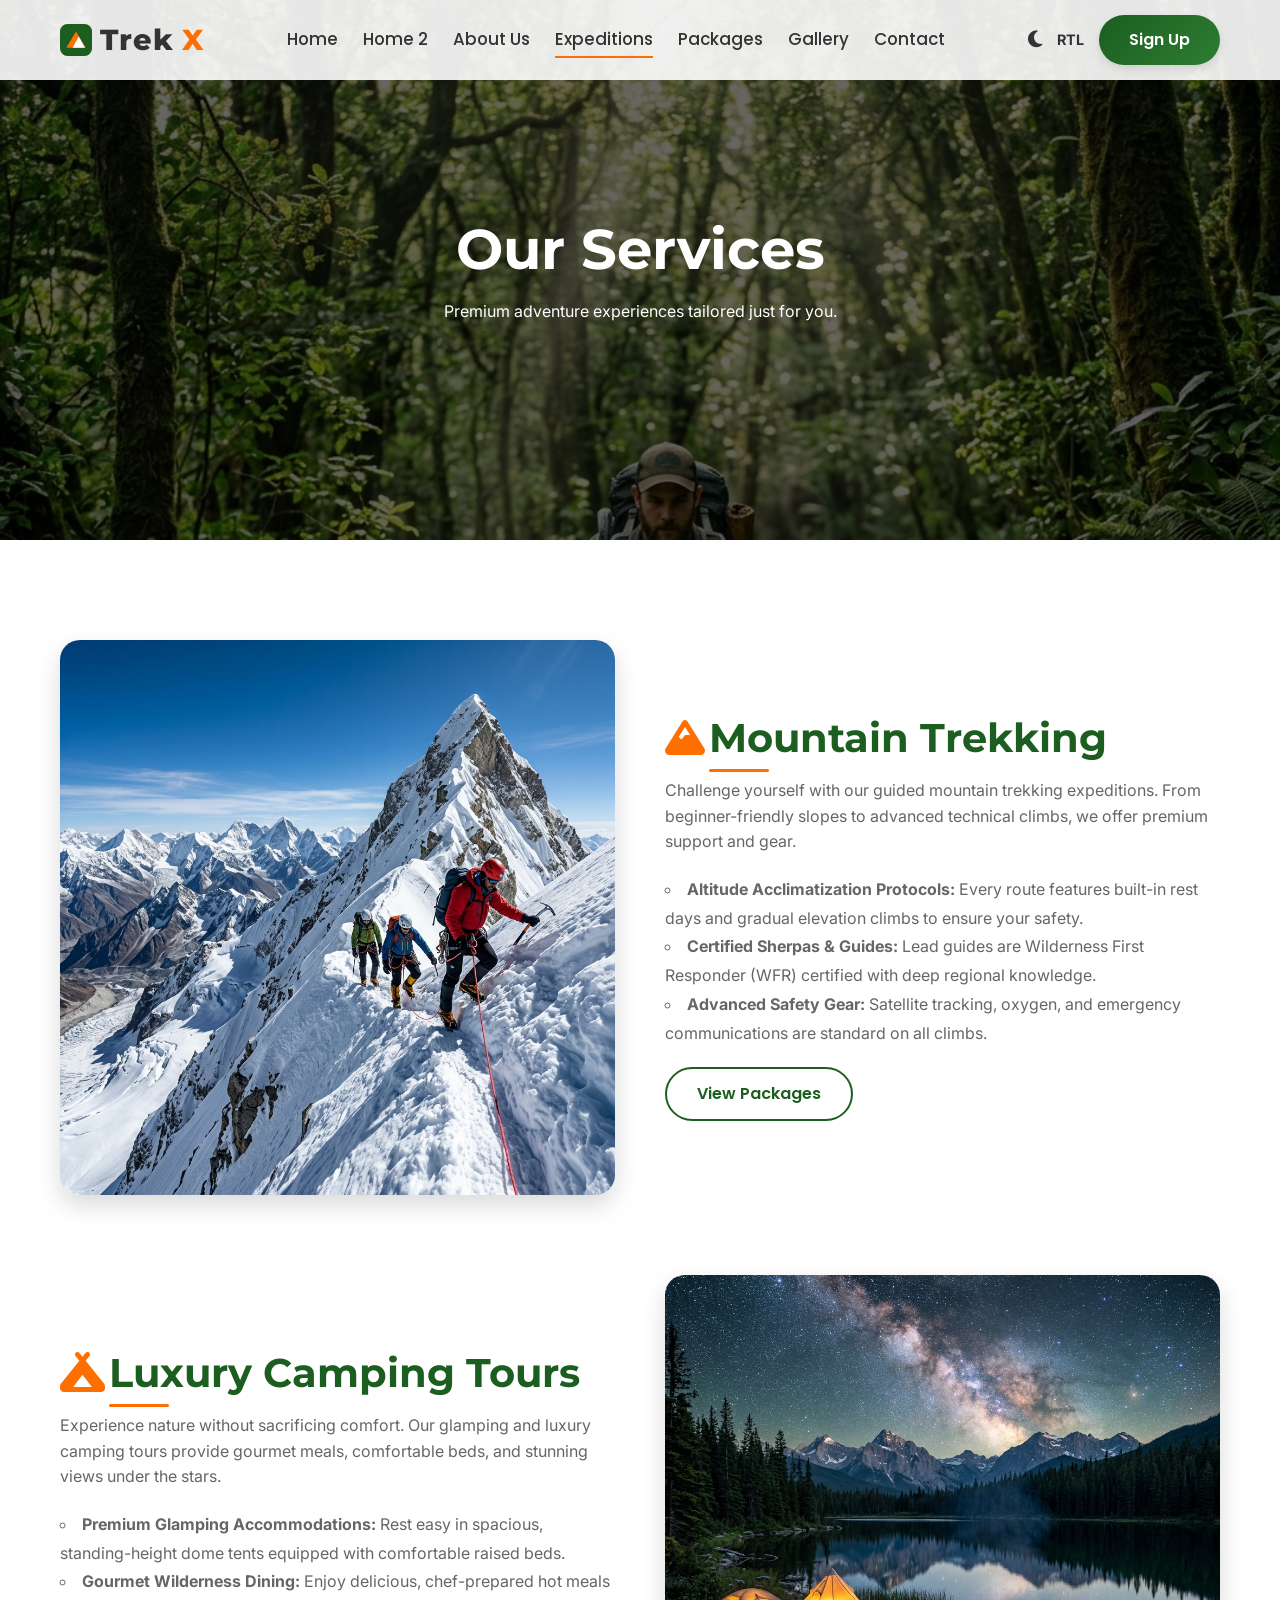
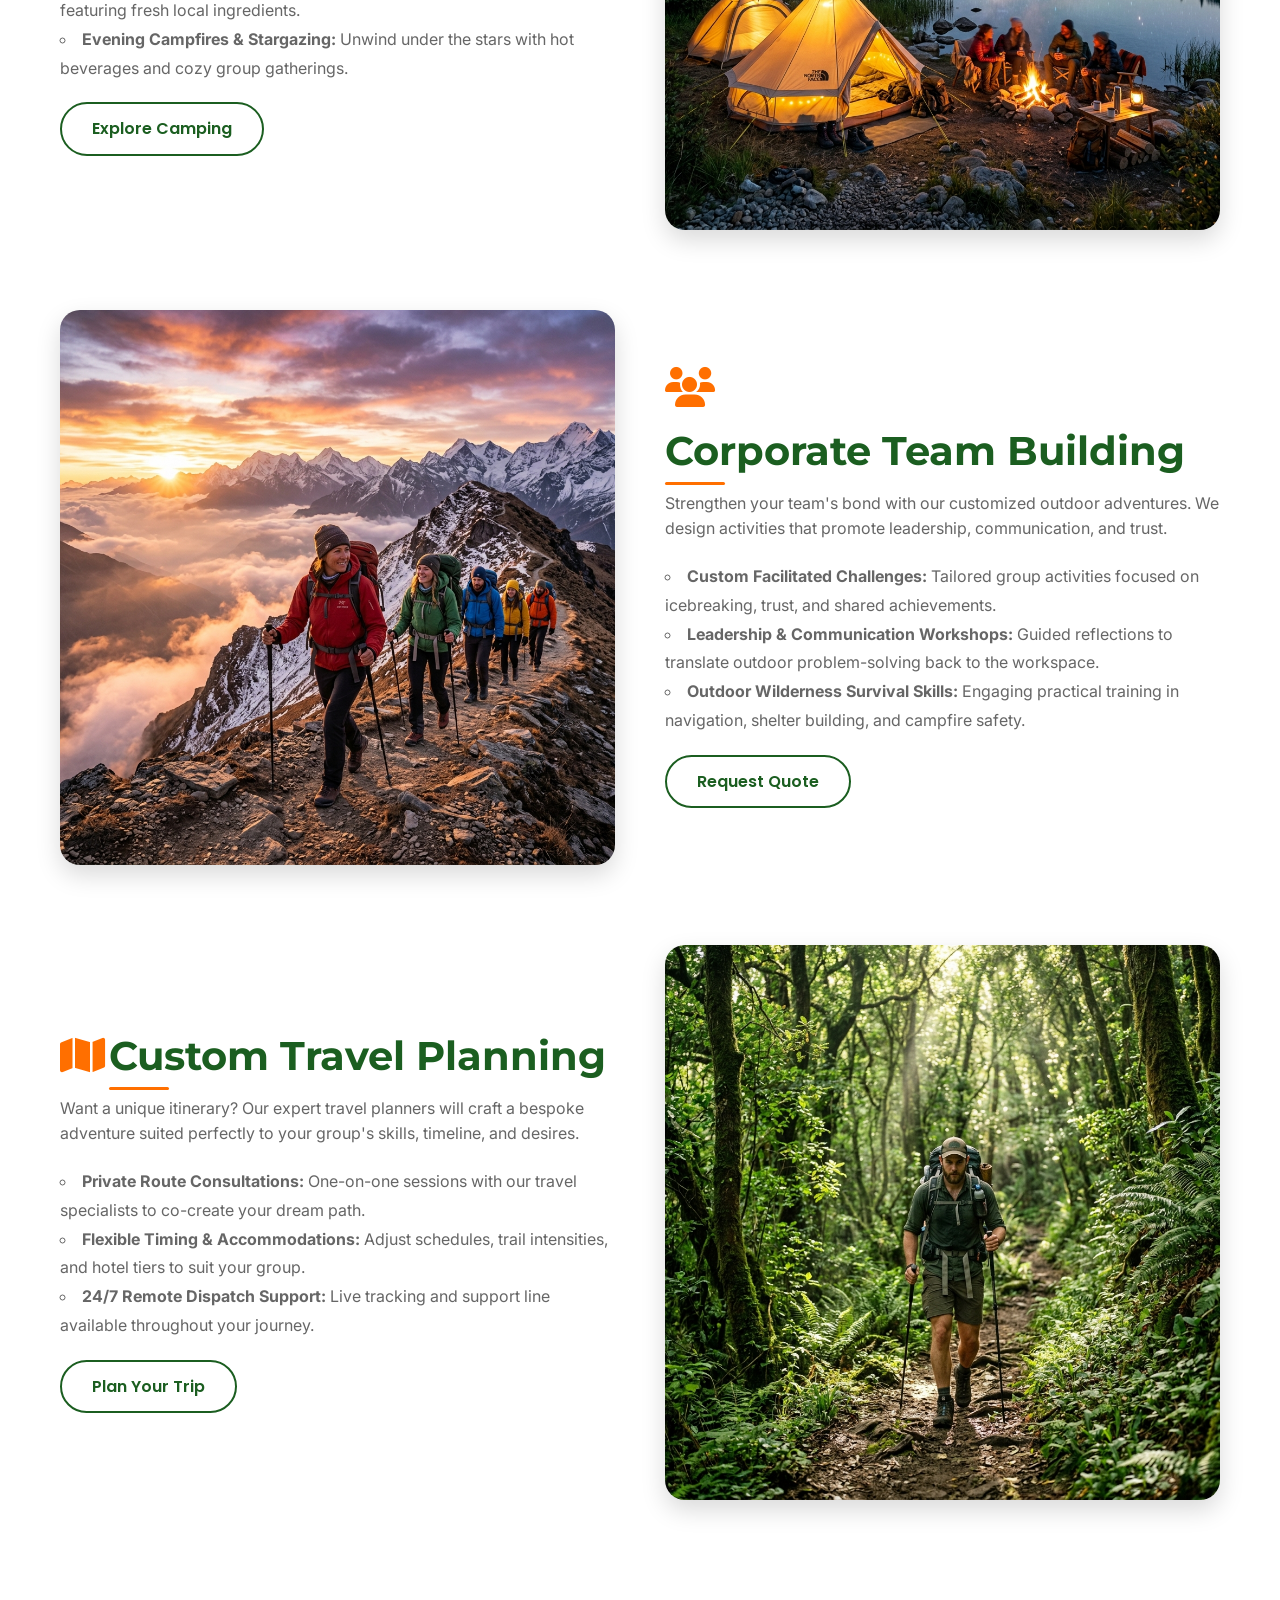
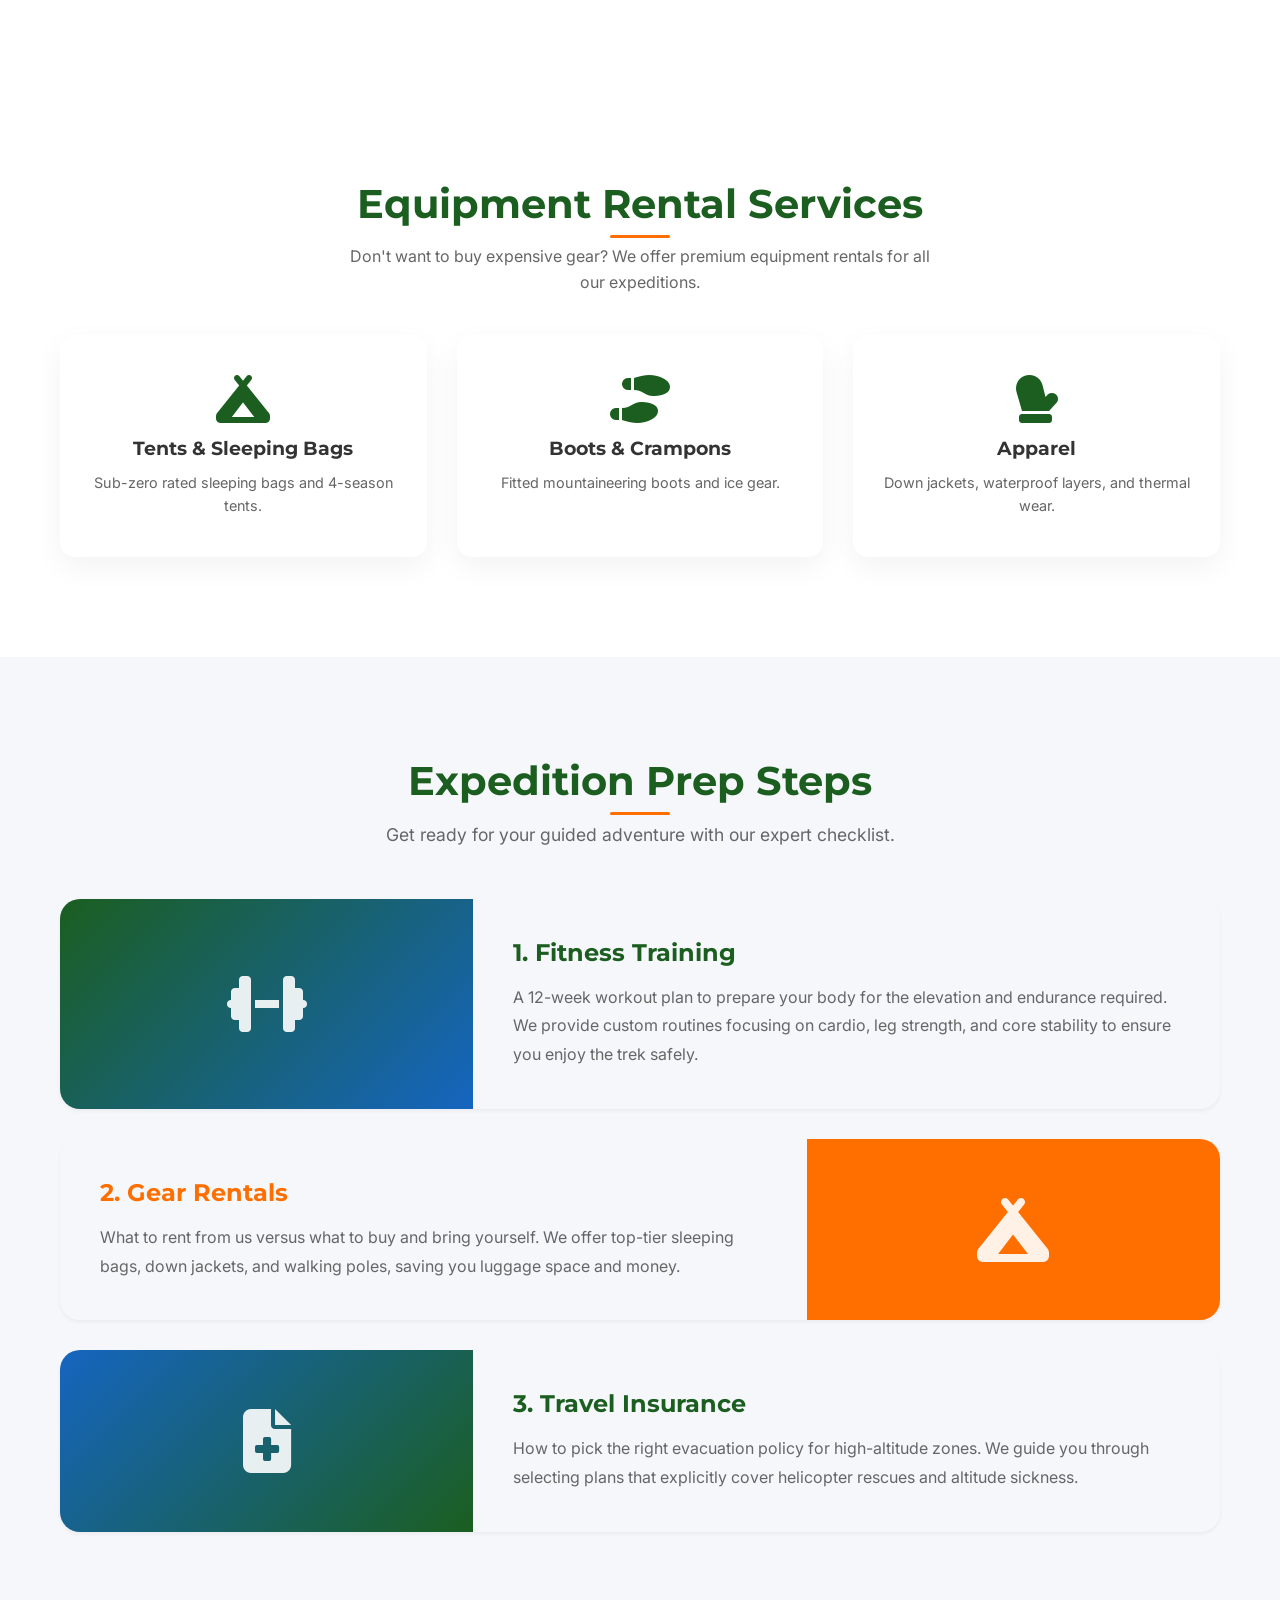
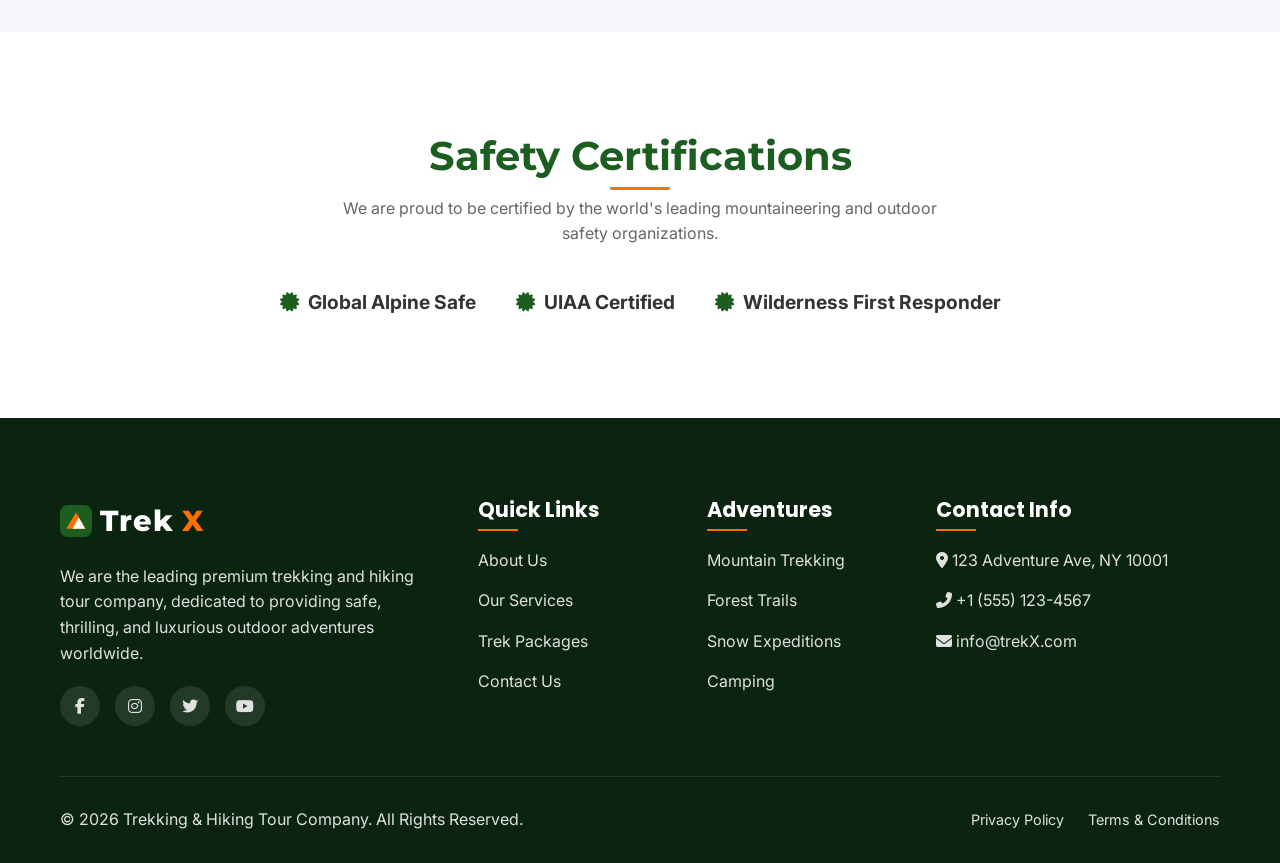
<file: services.html>
<!DOCTYPE html>
<html lang="en">
<head>
  <meta charset="UTF-8">
  <meta name="viewport" content="width=device-width, initial-scale=1.0">
  <title>Services | Trekking & Hiking Tour Company</title>
  <meta name="description" content="Explore our premium trekking services, camping expeditions, and professional hiking guides.">
  <link rel="icon" type="image/svg+xml" href="images/favicon.svg">
  <link rel="stylesheet" href="css/style.css">
  <link rel="stylesheet" href="css/responsive.css">
  <link rel="stylesheet" href="https://cdnjs.cloudflare.com/ajax/libs/font-awesome/6.4.0/css/all.min.css">
  <style>
    .page-hero {
      height: 60vh;
      background: linear-gradient(rgba(0,0,0,0.6), rgba(0,0,0,0.6)), url('images/hero/hero-3.png') center/cover;
      display: flex;
      align-items: center;
      justify-content: center;
      text-align: center;
      color: #FFF;
    }
    
    .service-block {
      display: flex;
      flex-wrap: wrap;
      align-items: center;
      gap: 50px;
      margin-bottom: 80px;
    }
    
    .service-block:nth-child(even) {
      flex-direction: row-reverse;
    }
    
    .service-img {
      flex: 1;
      min-width: 300px;
      border-radius: 20px;
      overflow: hidden;
      box-shadow: var(--shadow-lg);
    }
    
    .service-img img {
      width: 100%;
      transition: transform var(--transition-smooth);
    }
    
    .service-img:hover img {
      transform: scale(1.05);
    }
    
    .service-text {
      flex: 1;
      min-width: 300px;
    }
    
    .service-text .section-title::after {
      left: 0;
      transform: none;
    }
    
    .service-icon {
      font-size: 2.5rem;
      color: var(--accent-color);
      margin-bottom: 20px;
    }
    
    .faq-grid {
      display: flex;
      flex-direction: column;
      gap: 15px;
    }
    
    .faq-item {
      background: var(--surface-color);
      border: 1px solid var(--border-color);
      border-radius: 12px;
      overflow: hidden;
      box-shadow: var(--shadow-sm);
      transition: all 0.3s ease;
    }
    
    .faq-item[open] {
      box-shadow: var(--shadow-md);
      border-color: var(--primary-color);
    }
    
    .faq-item summary {
      padding: 20px;
      font-weight: 600;
      font-size: 1.1rem;
      cursor: pointer;
      list-style: none;
      display: flex;
      justify-content: space-between;
      align-items: center;
      color: var(--text-color);
    }
    
    .faq-item summary::after {
      content: '+';
      font-size: 1.5rem;
      color: var(--accent-color);
      transition: transform 0.3s ease;
    }
    
    .faq-item[open] summary::after {
      content: '−';
      transform: rotate(180deg);
    }
    
    .faq-content {
      padding: 0 20px 20px;
      color: var(--text-light);
      line-height: 1.6;
    }
    
    .stats-grid {
      display: flex;
      flex-wrap: wrap;
      justify-content: center;
      gap: 30px;
      margin-top: 40px;
    }

    .stats-grid > .stat-item {
      flex: 1 1 250px;
      max-width: calc(33.333% - 20px);
    }

    @media (max-width: 992px) {
      .stats-grid > .stat-item {
        max-width: calc(50% - 15px);
      }
    }

    @media (max-width: 650px) {
      .stats-grid > .stat-item {
        max-width: 100%;
      }
    }

    .stat-item {
      background: #FFFFFF;
      padding: 40px 20px;
      border-radius: 15px;
      text-align: center;
      box-shadow: 0 10px 30px rgba(0,0,0,0.05);
      transition: transform var(--transition-smooth), box-shadow var(--transition-smooth);
    }

    .dark-mode .stat-item {
      background: #1a1a1a;
      box-shadow: 0 10px 30px rgba(0,0,0,0.5);
    }

    .stat-item:hover {
      transform: translateY(-10px);
      box-shadow: var(--shadow-premium);
    }
    .certifications-list {
      display: flex;
      justify-content: center;
      gap: 40px;
      flex-wrap: wrap;
      align-items: center;
    }
    @media (max-width: 768px) {
      .certifications-list {
        flex-direction: column;
        align-items: flex-start;
        display: inline-flex;
        gap: 20px;
        text-align: left;
      }
    }
  </style>
</head>
<body>
  <!-- Header placeholder -->
  <header class="header sticky" style="background-color: var(--header-bg); padding: 15px 0;">
    <div class="container">
      <a href="index.html" class="logo" style="color: var(--text-color);"><img src="images/favicon.svg" alt="TrekX Logo" class="brand-icon">Trek<span>X</span></a>
      <nav class="nav-menu">
        <a href="index.html" class="nav-link" style="color: var(--text-color);">Home</a>
        <a href="home2.html" class="nav-link" style="color: var(--text-color);">Home 2</a>
        <a href="about.html" class="nav-link" style="color: var(--text-color);">About Us</a>
        <a href="services.html" class="nav-link active" style="color: var(--text-color);">Expeditions</a>
        <a href="packages.html" class="nav-link" style="color: var(--text-color);">Packages</a>
        <a href="gallery.html" class="nav-link" style="color: var(--text-color);">Gallery</a>
        <a href="contact.html" class="nav-link" style="color: var(--text-color);">Contact</a>
        <div class="mobile-nav-controls">
          <button class="icon-btn theme-toggle-btn" title="Toggle Dark/Light Mode" aria-label="Toggle Dark/Light Mode"><i class="fas fa-moon"></i></button>
          <button class="icon-btn rtl-toggle-btn" title="Toggle RTL" style="font-size: 0.9rem; font-weight: 700; font-family: var(--font-text);" aria-label="Toggle RTL Layout">RTL</button>
        </div>
      </nav>
      <div class="controls">
        <button class="icon-btn theme-toggle-btn" id="theme-toggle" style="color: var(--text-color);" aria-label="Toggle Dark/Light Mode"><i class="fas fa-moon"></i></button>
        <button class="icon-btn rtl-toggle-btn" id="rtl-toggle" title="Toggle RTL" style="color: var(--text-color); font-size: 0.9rem; font-weight: 700; font-family: var(--font-text);" aria-label="Toggle RTL Layout">RTL</button>
        <a href="signup.html" class="btn btn-primary">Sign Up</a>
        <button class="mobile-toggle" style="color: var(--text-color);" aria-label="Open Mobile Menu"><i class="fas fa-bars"></i></button>
      </div>
    </div>
  </header>

  <section class="page-hero parallax">
    <div class="container anim-zoom-in">
      <h1 style="font-size: 3.5rem;">Our Services</h1>
      <p>Premium adventure experiences tailored just for you.</p>
    </div>
  </section>

  <section class="section">
    <div class="container">
      
      <!-- Service 1 -->
      <div class="service-block">
        <div class="service-img anim-fade-right">
          <img src="images/hero/hero-2.png" alt="Mountain Trekking">
        </div>
        <div class="service-text anim-fade-left">
          <i class="fas fa-mountain service-icon"></i>
          <h2 class="section-title">Mountain Trekking</h2>
          <p style="color: var(--text-light); margin-bottom: 20px;">Challenge yourself with our guided mountain trekking expeditions. From beginner-friendly slopes to advanced technical climbs, we offer premium support and gear.</p>
          <ul style="color: var(--text-light); margin-bottom: 20px; list-style: inside circle; line-height: 1.8;">
            <li><strong>Altitude Acclimatization Protocols:</strong> Every route features built-in rest days and gradual elevation climbs to ensure your safety.</li>
            <li><strong>Certified Sherpas & Guides:</strong> Lead guides are Wilderness First Responder (WFR) certified with deep regional knowledge.</li>
            <li><strong>Advanced Safety Gear:</strong> Satellite tracking, oxygen, and emergency communications are standard on all climbs.</li>
          </ul>
          <a href="packages.html" class="btn btn-secondary">View Packages</a>
        </div>
      </div>

      <!-- Service 2 -->
      <div class="service-block">
        <div class="service-img anim-fade-left">
          <img src="images/hero/hero-4.png" alt="Camping Tours">
        </div>
        <div class="service-text anim-fade-right">
          <i class="fas fa-campground service-icon"></i>
          <h2 class="section-title">Luxury Camping Tours</h2>
          <p style="color: var(--text-light); margin-bottom: 20px;">Experience nature without sacrificing comfort. Our glamping and luxury camping tours provide gourmet meals, comfortable beds, and stunning views under the stars.</p>
          <ul style="color: var(--text-light); margin-bottom: 20px; list-style: inside circle; line-height: 1.8;">
            <li><strong>Premium Glamping Accommodations:</strong> Rest easy in spacious, standing-height dome tents equipped with comfortable raised beds.</li>
            <li><strong>Gourmet Wilderness Dining:</strong> Enjoy delicious, chef-prepared hot meals featuring fresh local ingredients.</li>
            <li><strong>Evening Campfires & Stargazing:</strong> Unwind under the stars with hot beverages and cozy group gatherings.</li>
          </ul>
          <a href="packages.html" class="btn btn-secondary">Explore Camping</a>
        </div>
      </div>

      <!-- Service 3 -->
      <div class="service-block">
        <div class="service-img anim-fade-right">
          <img src="images/hero/hero-1.png" alt="Corporate Team Building">
        </div>
        <div class="service-text anim-fade-left">
          <i class="fas fa-users service-icon"></i>
          <h2 class="section-title">Corporate Team Building</h2>
          <p style="color: var(--text-light); margin-bottom: 20px;">Strengthen your team's bond with our customized outdoor adventures. We design activities that promote leadership, communication, and trust.</p>
          <ul style="color: var(--text-light); margin-bottom: 20px; list-style: inside circle; line-height: 1.8;">
            <li><strong>Custom Facilitated Challenges:</strong> Tailored group activities focused on icebreaking, trust, and shared achievements.</li>
            <li><strong>Leadership & Communication Workshops:</strong> Guided reflections to translate outdoor problem-solving back to the workspace.</li>
            <li><strong>Outdoor Wilderness Survival Skills:</strong> Engaging practical training in navigation, shelter building, and campfire safety.</li>
          </ul>
          <a href="contact.html" class="btn btn-secondary">Request Quote</a>
        </div>
      </div>

      <!-- Service 4 -->
      <div class="service-block">
        <div class="service-img anim-fade-left">
          <img src="images/hero/hero-3.png" alt="Custom Travel">
        </div>
        <div class="service-text anim-fade-right">
          <i class="fas fa-map service-icon"></i>
          <h2 class="section-title">Custom Travel Planning</h2>
          <p style="color: var(--text-light); margin-bottom: 20px;">Want a unique itinerary? Our expert travel planners will craft a bespoke adventure suited perfectly to your group's skills, timeline, and desires.</p>
          <ul style="color: var(--text-light); margin-bottom: 20px; list-style: inside circle; line-height: 1.8;">
            <li><strong>Private Route Consultations:</strong> One-on-one sessions with our travel specialists to co-create your dream path.</li>
            <li><strong>Flexible Timing & Accommodations:</strong> Adjust schedules, trail intensities, and hotel tiers to suit your group.</li>
            <li><strong>24/7 Remote Dispatch Support:</strong> Live tracking and support line available throughout your journey.</li>
          </ul>
          <a href="contact.html" class="btn btn-secondary">Plan Your Trip</a>
        </div>
      </div>

    </div>
  </section>

  <!-- FAQ Section -->
    <section class="section">
    <div class="container">
      <div class="text-center anim-fade-up">
        <h2 class="section-title">Equipment Rental Services</h2>
        <p style="color: var(--text-light); max-width: 600px; margin: 0 auto 40px;">Don't want to buy expensive gear? We offer premium equipment rentals for all our expeditions.</p>
      </div>
      <div class="stats-grid">
        <div class="stat-item anim-fade-up">
          <i class="fas fa-campground fa-3x" style="color: var(--primary-color); margin-bottom: 15px;"></i>
          <h3 style="margin-bottom: 10px;">Tents & Sleeping Bags</h3>
          <p style="color: var(--text-light); font-size: 0.9rem;">Sub-zero rated sleeping bags and 4-season tents.</p>
        </div>
        <div class="stat-item anim-fade-up" style="animation-delay: 0.2s;">
          <i class="fas fa-shoe-prints fa-3x" style="color: var(--primary-color); margin-bottom: 15px;"></i>
          <h3 style="margin-bottom: 10px;">Boots & Crampons</h3>
          <p style="color: var(--text-light); font-size: 0.9rem;">Fitted mountaineering boots and ice gear.</p>
        </div>
        <div class="stat-item anim-fade-up" style="animation-delay: 0.4s;">
          <i class="fas fa-mitten fa-3x" style="color: var(--primary-color); margin-bottom: 15px;"></i>
          <h3 style="margin-bottom: 10px;">Apparel</h3>
          <p style="color: var(--text-light); font-size: 0.9rem;">Down jackets, waterproof layers, and thermal wear.</p>
        </div>
      </div>
    </div>
  </section>

  <!-- Expedition Prep Section (New Layout) -->
  <section class="section" style="background: var(--surface-color);">
    <div class="container">
      <div class="text-center anim-fade-up" style="margin-bottom: 50px;">
        <h2 class="section-title">Expedition Prep Steps</h2>
        <p class="section-subtitle">Get ready for your guided adventure with our expert checklist.</p>
      </div>
      
      <div style="display: flex; flex-direction: column; gap: 30px;">
        <!-- Step 1 -->
        <div class="premium-card anim-fade-up" style="display: flex; flex-wrap: wrap; padding: 0; overflow: hidden; align-items: stretch;">
          <div style="flex: 1; min-width: 250px; background: linear-gradient(135deg, var(--primary-color), var(--secondary-color)); display: flex; align-items: center; justify-content: center; padding: 40px;">
            <i class="fas fa-dumbbell" style="font-size: 4rem; color: rgba(255,255,255,0.9);"></i>
          </div>
          <div style="flex: 2; min-width: 300px; padding: 40px; display: flex; flex-direction: column; justify-content: center;">
            <h3 style="color: var(--primary-color); font-size: 1.5rem; margin-bottom: 15px;">1. Fitness Training</h3>
            <p style="color: var(--text-light); line-height: 1.8; margin-bottom: 0;">A 12-week workout plan to prepare your body for the elevation and endurance required. We provide custom routines focusing on cardio, leg strength, and core stability to ensure you enjoy the trek safely.</p>
          </div>
        </div>

        <!-- Step 2 -->
        <div class="premium-card anim-fade-up" style="display: flex; flex-wrap: wrap; padding: 0; overflow: hidden; align-items: stretch; flex-direction: row-reverse;">
          <div style="flex: 1; min-width: 250px; background: var(--accent-color); display: flex; align-items: center; justify-content: center; padding: 40px;">
            <i class="fas fa-campground" style="font-size: 4rem; color: rgba(255,255,255,0.9);"></i>
          </div>
          <div style="flex: 2; min-width: 300px; padding: 40px; display: flex; flex-direction: column; justify-content: center;">
            <h3 style="color: var(--accent-color); font-size: 1.5rem; margin-bottom: 15px;">2. Gear Rentals</h3>
            <p style="color: var(--text-light); line-height: 1.8; margin-bottom: 0;">What to rent from us versus what to buy and bring yourself. We offer top-tier sleeping bags, down jackets, and walking poles, saving you luggage space and money.</p>
          </div>
        </div>

        <!-- Step 3 -->
        <div class="premium-card anim-fade-up" style="display: flex; flex-wrap: wrap; padding: 0; overflow: hidden; align-items: stretch;">
          <div style="flex: 1; min-width: 250px; background: linear-gradient(135deg, var(--secondary-color), var(--primary-color)); display: flex; align-items: center; justify-content: center; padding: 40px;">
            <i class="fas fa-file-medical" style="font-size: 4rem; color: rgba(255,255,255,0.9);"></i>
          </div>
          <div style="flex: 2; min-width: 300px; padding: 40px; display: flex; flex-direction: column; justify-content: center;">
            <h3 style="color: var(--primary-color); font-size: 1.5rem; margin-bottom: 15px;">3. Travel Insurance</h3>
            <p style="color: var(--text-light); line-height: 1.8; margin-bottom: 0;">How to pick the right evacuation policy for high-altitude zones. We guide you through selecting plans that explicitly cover helicopter rescues and altitude sickness.</p>
          </div>
        </div>
      </div>
    </div>
  </section>

  <!-- Latest Blog Section -->
    <section class="section" style="background-color: var(--bg-light);">
    <div class="container text-center anim-fade-up">
      <h2 class="section-title">Safety Certifications</h2>
      <p style="color: var(--text-light); max-width: 600px; margin: 0 auto 40px;">We are proud to be certified by the world's leading mountaineering and outdoor safety organizations.</p>
      <div class="certifications-list">
        <div style="font-weight: bold; font-size: 1.2rem; color: var(--text-color);"><i class="fas fa-certificate" style="color: var(--primary-color); margin-right: 5px;"></i> Global Alpine Safe</div>
        <div style="font-weight: bold; font-size: 1.2rem; color: var(--text-color);"><i class="fas fa-certificate" style="color: var(--primary-color); margin-right: 5px;"></i> UIAA Certified</div>
        <div style="font-weight: bold; font-size: 1.2rem; color: var(--text-color);"><i class="fas fa-certificate" style="color: var(--primary-color); margin-right: 5px;"></i> Wilderness First Responder</div>
      </div>
    </div>
  </section>

  <!-- Footer -->
  <footer class="footer">
    <div class="container">
      <div class="footer-grid">
        <div class="footer-col">
          <a href="index.html" class="logo" style="margin-bottom: 20px; display: inline-flex;"><img src="images/favicon.svg" alt="TrekX Logo" class="brand-icon">Trek<span>X</span></a>
          <p>We are the leading premium trekking and hiking tour company, dedicated to providing safe, thrilling, and luxurious outdoor adventures worldwide.</p>
          <div class="social-links">
            <a href="#"><i class="fab fa-facebook-f"></i></a>
            <a href="#"><i class="fab fa-instagram"></i></a>
            <a href="#"><i class="fab fa-twitter"></i></a>
            <a href="#"><i class="fab fa-youtube"></i></a>
          </div>
        </div>
        
        <div class="footer-col">
          <h4>Quick Links</h4>
          <ul class="footer-links">
            <li><a href="about.html">About Us</a></li>
            <li><a href="services.html">Our Services</a></li>
            <li><a href="packages.html">Trek Packages</a></li>
            <li><a href="contact.html">Contact Us</a></li>
          </ul>
        </div>
        
        <div class="footer-col">
          <h4>Adventures</h4>
          <ul class="footer-links">
            <li><a href="#">Mountain Trekking</a></li>
            <li><a href="#">Forest Trails</a></li>
            <li><a href="#">Snow Expeditions</a></li>
            <li><a href="#">Camping</a></li>
          </ul>
        </div>
        
        <div class="footer-col">
          <h4>Contact Info</h4>
          <ul class="footer-links">
            <li><i class="fas fa-map-marker-alt"></i> 123 Adventure Ave, NY 10001</li>
            <li><i class="fas fa-phone-alt"></i> +1 (555) 123-4567</li>
            <li><i class="fas fa-envelope"></i> info@trekX.com</li>
          </ul>
        </div>
      </div>
      
      <div class="bottom-footer">
        <p>&copy; 2026 Trekking & Hiking Tour Company. All Rights Reserved.</p>
        <div class="bottom-links">
          <a href="#">Privacy Policy</a>
          <a href="#">Terms & Conditions</a>
        </div>
      </div>
    </div>
  </footer>

  <script src="js/main.js"></script>
  <script src="js/animations.js"></script>
</body>
</html>
</file>
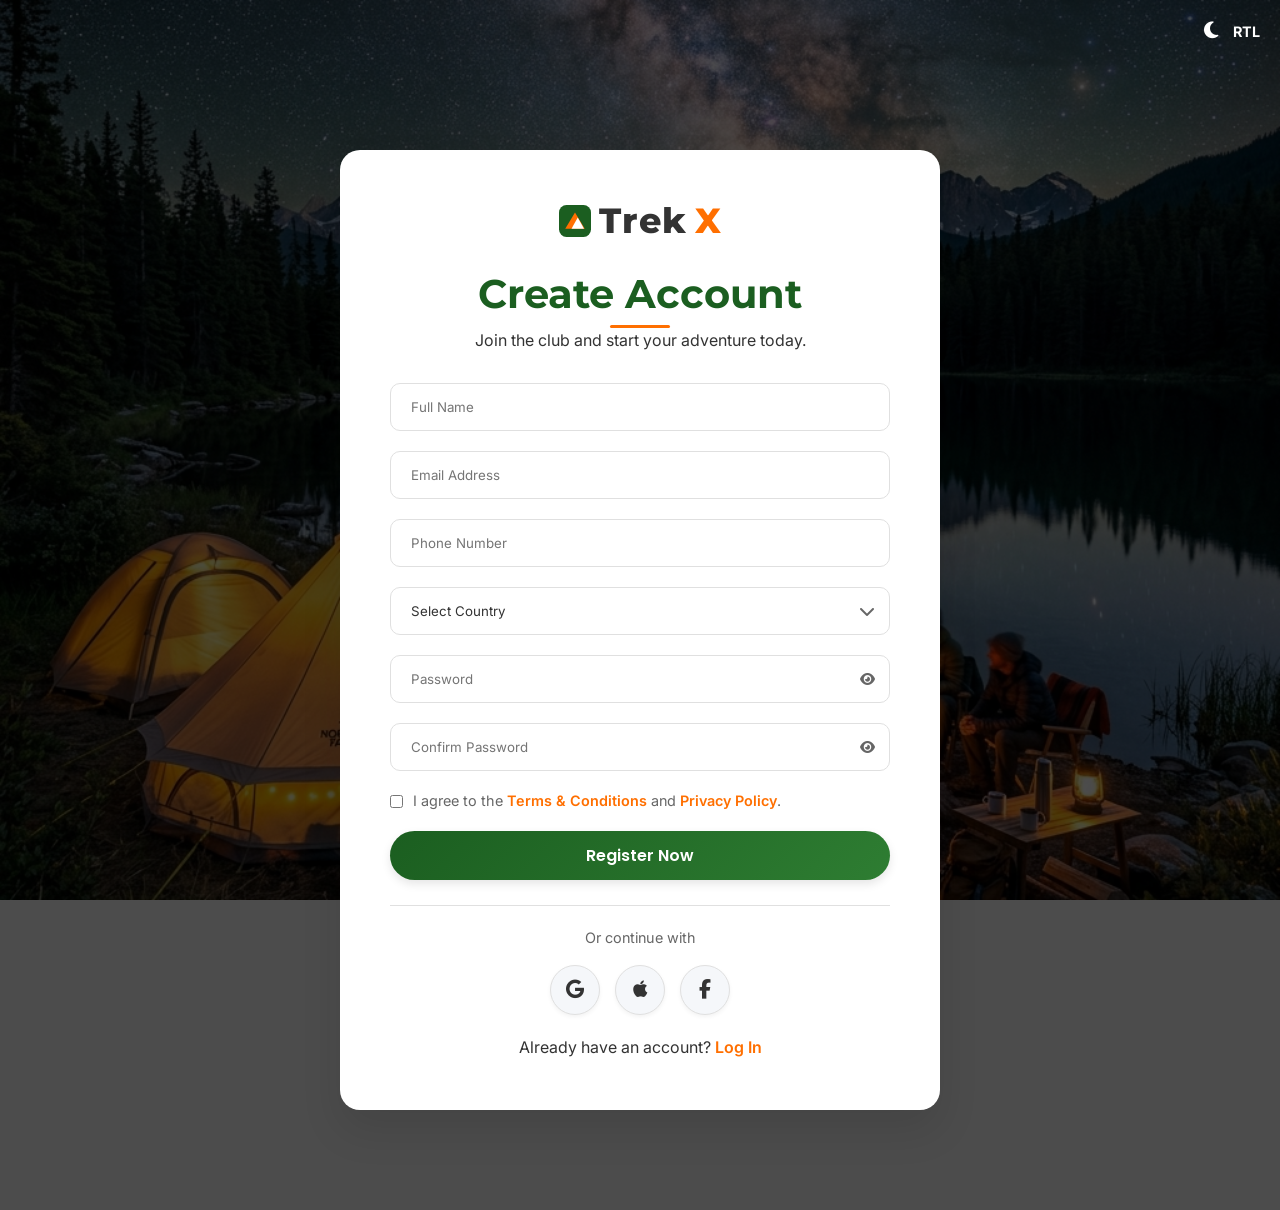
<file: signup.html>
<!DOCTYPE html>
<html lang="en">
<head>
  <meta charset="UTF-8">
  <meta name="viewport" content="width=device-width, initial-scale=1.0">
  <title>Sign Up | Trekking & Hiking Tour Company</title>
  <meta name="description" content="Create an account with TrekX to book premium trekking and hiking tours worldwide.">
  <link rel="icon" type="image/svg+xml" href="images/favicon.svg">
  <link rel="stylesheet" href="css/style.css">
  <link rel="stylesheet" href="css/responsive.css">
  <link rel="stylesheet" href="https://cdnjs.cloudflare.com/ajax/libs/font-awesome/6.4.0/css/all.min.css">
  <style>
    .signup-section {
      padding: 150px 0 100px;
      min-height: 100vh;
      background: linear-gradient(rgba(0,0,0,0.7), rgba(0,0,0,0.7)), url('images/hero/hero-4.png') center/cover fixed;
      display: flex;
      align-items: center;
    }
    
    .signup-box {
      background: var(--bg-color);
      border-radius: 20px;
      padding: 50px;
      max-width: 600px;
      margin: 0 auto;
      box-shadow: var(--shadow-premium);
    }
    
    .login-link {
      text-align: center;
      margin-top: 20px;
    }
    
    .login-link a {
      color: var(--accent-color);
      font-weight: 600;
    }
    
    .form-control.password-input {
      padding-right: 45px;
    }
    
    .password-toggle:hover {
      color: var(--primary-color) !important;
    }
    
    .social-auth-btn {
      display: inline-flex;
      align-items: center;
      justify-content: center;
      width: 50px;
      height: 50px;
      border-radius: 50%;
      background: var(--surface-color);
      border: 1px solid var(--border-color);
      color: var(--text-color);
      font-size: 1.2rem;
      transition: all var(--transition-smooth);
      box-shadow: var(--shadow-sm);
    }
    
    .social-auth-btn:hover {
      transform: translateY(-3px);
      box-shadow: var(--shadow-md);
      color: #FFF;
    }
    
    .social-auth-btn.google-btn:hover {
      background: #EA4335;
      border-color: #EA4335;
    }
    
    .social-auth-btn.apple-btn:hover {
      background: #111111;
      border-color: #111111;
    }
    
    .dark-mode .social-auth-btn.apple-btn:hover {
      background: #FFFFFF;
      color: #111111;
      border-color: #FFFFFF;
    }
    
    .social-auth-btn.facebook-btn:hover {
      background: #1877F2;
      border-color: #1877F2;
    }
    
    .top-controls {
      position: absolute;
      top: 20px;
      right: 20px;
      display: flex;
      gap: 15px;
      z-index: 100;
    }
    
    .top-controls .icon-btn {
      font-size: 1.2rem;
      cursor: pointer;
      background: none;
      border: none;
      color: #FFF;
      transition: color var(--transition-fast), transform var(--transition-fast);
    }
    
    .top-controls .icon-btn.rtl-toggle-btn {
      font-size: 0.9rem;
      font-weight: 700;
      font-family: var(--font-text);
    }
    
    .top-controls .icon-btn:hover {
      color: var(--accent-color) !important;
      transform: scale(1.1);
    }
    
    [dir="rtl"] .top-controls {
      right: auto;
      left: 20px;
    }
  </style>
</head>
<body>
  <div class="top-controls">
    <button class="icon-btn theme-toggle-btn" title="Toggle Dark/Light Mode" aria-label="Toggle Dark/Light Mode"><i class="fas fa-moon"></i></button>
    <button class="icon-btn rtl-toggle-btn" title="Toggle RTL" aria-label="Toggle RTL Layout">RTL</button>
  </div>
  <section class="signup-section">
    <div class="container">
      <div class="signup-box anim-zoom-in">
        <div class="text-center" style="margin-bottom: 30px;">
          <div style="margin-bottom: 25px;">
            <a href="index.html" style="display: inline-flex; flex-direction: column; align-items: center; text-decoration: none;">
              
              <div class="logo" style="font-size: 2.2rem; color: var(--text-color); font-weight: 800; font-family: var(--font-secondary); line-height: 1.2; letter-spacing: 1px;"><img src="images/favicon.svg" alt="TrekX Logo" class="brand-icon">Trek<span style="color: var(--accent-color);">X</span></div>
            </a>
          </div>
          <h2 class="section-title" style="margin-bottom: 10px;">Create Account</h2>
          <p>Join the club and start your adventure today.</p>
        </div>
        
        <form id="auth-form" action="#" onsubmit="event.preventDefault(); handleAuthSubmit();">
          <div class="form-group signup-only">
            <input type="text" class="form-control" placeholder="Full Name" required>
          </div>
          <div class="form-group">
            <input type="email" class="form-control" placeholder="Email Address" required>
          </div>
          <div class="form-group signup-only">
            <input type="tel" class="form-control" placeholder="Phone Number" required>
          </div>
          <div class="form-group signup-only" style="position: relative;">
            <select class="form-control" required style="-webkit-appearance: none; -moz-appearance: none; appearance: none; padding-right: 45px;">
              <option value="" disabled selected>Select Country</option>
              <option value="us">United States</option>
              <option value="uk">United Kingdom</option>
              <option value="ca">Canada</option>
              <option value="au">Australia</option>
              <option value="other">Other</option>
            </select>
            <i class="fas fa-chevron-down" style="position: absolute; right: 15px; top: 50%; transform: translateY(-50%); color: var(--text-light); pointer-events: none; z-index: 2;"></i>
          </div>
          <div class="form-group password-group" style="position: relative;">
            <input type="password" id="password" class="form-control password-input" placeholder="Password" required>
            <button type="button" class="password-toggle" onclick="togglePasswordVisibility('password', this)" aria-label="Toggle Password Visibility" style="position: absolute; right: 15px; top: 50%; transform: translateY(-50%); background: none; border: none; color: var(--text-light); cursor: pointer; transition: color var(--transition-fast);"><i class="fas fa-eye"></i></button>
          </div>
          <div class="form-group signup-only password-group" style="position: relative;">
            <input type="password" id="confirm-password" class="form-control password-input" placeholder="Confirm Password" required>
            <button type="button" class="password-toggle" onclick="togglePasswordVisibility('confirm-password', this)" aria-label="Toggle Password Visibility" style="position: absolute; right: 15px; top: 50%; transform: translateY(-50%); background: none; border: none; color: var(--text-light); cursor: pointer; transition: color var(--transition-fast);"><i class="fas fa-eye"></i></button>
          </div>
          
          <div class="form-group login-only" style="display: none; justify-content: space-between; align-items: center; margin-top: 15px; margin-bottom: 20px;">
            <label style="display: flex; align-items: center; gap: 8px; font-size: 0.9rem; color: var(--text-light); cursor: pointer; user-select: none;">
              <input type="checkbox" id="remember-me" style="cursor: pointer; accent-color: var(--primary-color);">
              Remember me
            </label>
            <a href="#" style="font-size: 0.9rem; color: var(--accent-color); font-weight: 600;">Forgot Password?</a>
          </div>
          
          <div class="form-group signup-only" style="display: flex; align-items: flex-start; gap: 10px; margin-top: 15px; margin-bottom: 20px;">
            <input type="checkbox" id="terms" required style="margin-top: 4px; cursor: pointer; accent-color: var(--primary-color);">
            <label for="terms" style="font-size: 0.9rem; color: var(--text-light); line-height: 1.4; cursor: pointer; user-select: none;">
              I agree to the <a href="#" style="color: var(--accent-color); font-weight: 600;">Terms & Conditions</a> and <a href="#" style="color: var(--accent-color); font-weight: 600;">Privacy Policy</a>.
            </label>
          </div>
          
          <button type="submit" id="auth-submit-btn" class="btn btn-primary" style="width: 100%;">Register Now</button>
          
          <div class="social-auth" style="margin-top: 25px; text-align: center; border-top: 1px solid var(--border-color); padding-top: 20px;">
            <p style="font-size: 0.9rem; color: var(--text-light); margin-bottom: 15px;">Or continue with</p>
            <div style="display: flex; justify-content: center; gap: 15px;">
              <a href="#" class="social-auth-btn google-btn" aria-label="Sign in with Google"><i class="fab fa-google"></i></a>
              <a href="#" class="social-auth-btn apple-btn" aria-label="Sign in with Apple"><i class="fab fa-apple"></i></a>
              <a href="#" class="social-auth-btn facebook-btn" aria-label="Sign in with Facebook"><i class="fab fa-facebook-f"></i></a>
            </div>
          </div>
          
          <div class="login-link">
            <span id="toggle-text">Already have an account?</span> <a href="#" id="toggle-auth-btn" onclick="event.preventDefault(); toggleAuthMode();">Log In</a>
          </div>
        </form>
      </div>
    </div>
  </section>



  <script src="js/main.js"></script>
  <script src="js/animations.js"></script>
  <script>
    let isLoginMode = false;

    function togglePasswordVisibility(fieldId, btn) {
      const field = document.getElementById(fieldId);
      const icon = btn.querySelector('i');
      if (field.type === 'password') {
        field.type = 'text';
        icon.classList.remove('fa-eye');
        icon.classList.add('fa-eye-slash');
      } else {
        field.type = 'password';
        icon.classList.remove('fa-eye-slash');
        icon.classList.add('fa-eye');
      }
    }

    function toggleAuthMode() {
      isLoginMode = !isLoginMode;
      const signupBox = document.querySelector('.signup-box');
      const title = signupBox.querySelector('.section-title');
      const subtitle = signupBox.querySelector('p');
      const signupOnlyFields = signupBox.querySelectorAll('.signup-only');
      const loginOnlyFields = signupBox.querySelectorAll('.login-only');
      const submitBtn = document.getElementById('auth-submit-btn');
      const toggleText = document.getElementById('toggle-text');
      const toggleBtn = document.getElementById('toggle-auth-btn');

      if (isLoginMode) {
        title.textContent = 'Log In';
        subtitle.textContent = 'Welcome back! Log in to access your adventure portal.';
        signupOnlyFields.forEach(field => {
          field.style.display = 'none';
          const input = field.querySelector('input, select');
          if (input) input.removeAttribute('required');
        });
        loginOnlyFields.forEach(field => {
          field.style.display = 'flex';
        });
        submitBtn.textContent = 'Log In';
        toggleText.textContent = "Don't have an account?";
        toggleBtn.textContent = 'Sign Up';
      } else {
        title.textContent = 'Create Account';
        subtitle.textContent = 'Join the club and start your adventure today.';
        signupOnlyFields.forEach(field => {
          field.style.display = 'block';
          const input = field.querySelector('input, select');
          if (input) {
            input.setAttribute('required', '');
          }
        });
        loginOnlyFields.forEach(field => {
          field.style.display = 'none';
        });
        submitBtn.textContent = 'Register Now';
        toggleText.textContent = 'Already have an account?';
        toggleBtn.textContent = 'Log In';
      }
    }

    function handleAuthSubmit() {
      if (isLoginMode) {
        alert('Login Successful! Redirecting to home...');
        window.location.href = 'index.html';
      } else {
        alert('Registration Successful! Redirecting to home...');
        window.location.href = 'index.html';
      }
    }
  </script>
</body>
</html>
</file>
<file: css/style.css>
@import url('https://fonts.googleapis.com/css2?family=Inter:wght@300;400;500;600;700&family=Montserrat:wght@400;500;600;700;800&family=Poppins:wght@300;400;500;600;700&display=swap');

:root {
  /* Colors */
  --primary-color: #1B5E20; /* Forest Green */
  --secondary-color: #1565C0; /* Mountain Blue */
  --accent-color: #FF6F00; /* Orange */
  
  /* Background & Text Colors */
  --bg-color: #FFFFFF; /* Pure White */
  --text-color: #333333;
  --text-light: #666666;
  --surface-color: #F5F7FA;
  --header-bg: rgba(255, 255, 255, 0.9);
  --border-color: #E0E0E0;
  
  /* Typography */
  --font-primary: 'Poppins', sans-serif;
  --font-secondary: 'Montserrat', sans-serif;
  --font-text: 'Inter', sans-serif;
  
  /* Transitions */
  --transition-fast: 0.3s ease;
  --transition-smooth: 0.5s cubic-bezier(0.25, 0.8, 0.25, 1);
  
  /* Shadows */
  --shadow-sm: 0 2px 4px rgba(0,0,0,0.05);
  --shadow-md: 0 4px 10px rgba(0,0,0,0.1);
  --shadow-lg: 0 10px 25px rgba(0,0,0,0.15);
  --shadow-premium: 0 20px 40px rgba(0,0,0,0.1);
}

/* Dark Mode Variables */
.dark-mode {
  --bg-color: #121212; /* Premium Dark */
  --text-color: #E0E0E0;
  --text-light: #A0A0A0;
  --surface-color: #1E1E1E;
  --header-bg: rgba(18, 18, 18, 0.9);
  --border-color: #333333;
  --shadow-premium: 0 20px 40px rgba(0,0,0,0.5);
}

/* Reset & Base */
*, *::before, *::after {
  box-sizing: border-box;
  margin: 0;
  padding: 0;
}

html {
  scroll-behavior: smooth;
  font-size: 16px;
  overflow-x: hidden;
  max-width: 100vw;
}

body {
  font-family: var(--font-text);
  background-color: var(--bg-color);
  color: var(--text-color);
  line-height: 1.6;
  overflow-x: hidden;
  max-width: 100vw;
  transition: background-color var(--transition-fast), color var(--transition-fast);
}

body::-webkit-scrollbar {
  width: 10px;
}
body::-webkit-scrollbar-track {
  background: var(--surface-color);
}
body::-webkit-scrollbar-thumb {
  background: var(--primary-color);
  border-radius: 5px;
}
body::-webkit-scrollbar-thumb:hover {
  background: var(--accent-color);
}

h1, h2, h3, h4, h5, h6 {
  font-family: var(--font-secondary);
  font-weight: 700;
  line-height: 1.2;
  margin-bottom: 1rem;
}

a {
  text-decoration: none;
  color: inherit;
}

ul {
  list-style: none;
}

img {
  max-width: 100%;
  height: auto;
  display: block;
}

/* Utilities */
.container {
  width: 100%;
  max-width: 1400px;
  margin: 0 auto;
  padding: 0 20px;
}

.section {
  padding: 100px 0;
}

.text-center {
  text-align: center;
}

.section-title {
  font-size: 2.5rem;
  color: var(--primary-color);
  margin-bottom: 1rem;
  position: relative;
  display: inline-block;
}

.dark-mode .section-title {
  color: var(--accent-color);
}

.section-title::after {
  content: '';
  position: absolute;
  left: 50%;
  bottom: -10px;
  transform: translateX(-50%);
  width: 60px;
  height: 3px;
  background-color: var(--accent-color);
  border-radius: 2px;
}

.section-subtitle {
  font-size: 1.1rem;
  color: var(--text-light);
  margin-bottom: 3rem;
  max-width: 700px;
  margin-left: auto;
  margin-right: auto;
}

/* Glassmorphism */
.glass-effect {
  background: rgba(255, 255, 255, 0.1);
  backdrop-filter: blur(10px);
  -webkit-backdrop-filter: blur(10px);
  border: 1px solid rgba(255, 255, 255, 0.2);
}

.dark-mode .glass-effect {
  background: rgba(0, 0, 0, 0.3);
  border: 1px solid rgba(255, 255, 255, 0.05);
}

/* Buttons */
.btn {
  display: inline-flex;
  align-items: center;
  justify-content: center;
  padding: 12px 30px;
  border-radius: 30px;
  font-family: var(--font-primary);
  font-weight: 600;
  font-size: 1rem;
  cursor: pointer;
  transition: all var(--transition-fast);
  border: none;
  outline: none;
  position: relative;
  overflow: hidden;
  z-index: 1;
}

.btn-primary {
  background: linear-gradient(135deg, var(--primary-color), #2E7D32);
  color: #FFF;
  box-shadow: var(--shadow-md);
}

.btn-primary:hover {
  transform: translateY(-3px);
  box-shadow: var(--shadow-lg);
}

.btn-primary::before {
  content: '';
  position: absolute;
  top: 0;
  left: 0;
  width: 100%;
  height: 100%;
  background: linear-gradient(135deg, var(--accent-color), #FF8F00);
  z-index: -1;
  transition: opacity var(--transition-fast);
  opacity: 0;
}

.btn-primary:hover::before {
  opacity: 1;
}

.btn-secondary {
  background: transparent;
  color: var(--primary-color);
  border: 2px solid var(--primary-color);
}
.dark-mode .btn-secondary {
  color: var(--accent-color);
  border-color: var(--accent-color);
}
.btn-secondary:hover {
  background: var(--primary-color);
  color: #FFF;
}
.dark-mode .btn-secondary:hover {
  background: var(--accent-color);
  color: #FFF;
}

/* Header & Navigation */
.header {
  position: fixed;
  top: 0;
  left: 0;
  width: 100%;
  z-index: 1000;
  background-color: transparent;
  transition: all var(--transition-smooth);
  padding: 20px 0;
}

.header.sticky {
  background-color: var(--header-bg);
  backdrop-filter: blur(15px);
  -webkit-backdrop-filter: blur(15px);
  padding: 15px 0;
  box-shadow: var(--shadow-sm);
}

.header .container {
  display: flex;
  justify-content: space-between;
  align-items: center;
}

.logo {
  display: inline-flex;
  align-items: center;
  gap: 8px;
  font-family: var(--font-secondary);
  font-size: 1.8rem;
  font-weight: 800;
  color: #FFF;
  letter-spacing: 1px;
}
.brand-icon {
  height: 32px;
  width: auto;
}
.logo span {
  color: var(--accent-color);
}

.header.sticky .logo, .dark-mode .logo {
  color: var(--text-color);
}

.nav-menu {
  display: flex;
  align-items: center;
  gap: 25px;
}

.nav-link {
  font-family: var(--font-primary);
  font-weight: 500;
  color: #FFF;
  font-size: 1.05rem;
  position: relative;
  transition: color var(--transition-fast);
}

.header.sticky .nav-link, .dark-mode .nav-link {
  color: var(--text-color);
}

.nav-link::after {
  content: '';
  position: absolute;
  left: 0;
  bottom: -5px;
  width: 0;
  height: 2px;
  background-color: var(--accent-color);
  transition: width var(--transition-fast);
}

.nav-link:hover::after, .nav-link.active::after {
  width: 100%;
}

.controls {
  display: flex;
  align-items: center;
  gap: 15px;
}

.icon-btn {
  background: none;
  border: none;
  color: #FFF;
  font-size: 1.2rem;
  cursor: pointer;
  transition: color var(--transition-fast), transform var(--transition-fast);
}
.header.sticky .icon-btn, .dark-mode .icon-btn {
  color: var(--text-color);
}
.icon-btn:hover {
  color: var(--accent-color);
  transform: scale(1.1);
}

.mobile-toggle {
  display: none;
  font-size: 1.5rem;
  cursor: pointer;
  color: #FFF;
  border: none;
  background: none;
}
.header.sticky .mobile-toggle, .dark-mode .mobile-toggle {
  color: var(--text-color);
}

/* Page Loader */
.loader-wrapper {
  position: fixed;
  top: 0;
  left: 0;
  width: 100%;
  height: 100%;
  background: var(--bg-color);
  z-index: 9999;
  display: flex;
  justify-content: center;
  align-items: center;
  transition: opacity 0.5s ease;
}

.loader {
  width: 50px;
  height: 50px;
  border: 4px solid var(--surface-color);
  border-top-color: var(--accent-color);
  border-radius: 50%;
  animation: spin 1s linear infinite;
}

@keyframes spin {
  100% { transform: rotate(360deg); }
}

/* Back To Top */
.back-to-top {
  position: fixed;
  bottom: 30px;
  right: 30px;
  width: 50px;
  height: 50px;
  background-color: var(--primary-color);
  color: #FFF;
  border-radius: 50%;
  display: flex;
  justify-content: center;
  align-items: center;
  font-size: 1.2rem;
  cursor: pointer;
  opacity: 0;
  visibility: hidden;
  transition: all var(--transition-fast);
  z-index: 99;
  box-shadow: var(--shadow-md);
  border: none;
}
.back-to-top.show {
  opacity: 1;
  visibility: visible;
}
.back-to-top:hover {
  background-color: var(--accent-color);
  transform: translateY(-5px);
}

/* Footer */
.footer {
  background-color: #0A2410;
  color: #E0E0E0;
  padding: 80px 0 30px;
}
.dark-mode .footer {
  background-color: #051007;
}

.footer-grid {
  display: grid;
  grid-template-columns: 2fr 1fr 1fr 1.5fr;
  gap: 40px;
  margin-bottom: 50px;
}

.footer-col h4 {
  color: #FFF;
  font-family: var(--font-primary);
  font-size: 1.3rem;
  margin-bottom: 25px;
  position: relative;
  display: inline-block;
}

.footer-col h4::after {
  content: '';
  position: absolute;
  left: 0;
  bottom: -8px;
  width: 40px;
  height: 2px;
  background-color: var(--accent-color);
}

.footer-col p {
  margin-bottom: 20px;
}

.footer-links li {
  margin-bottom: 15px;
}

.footer-links a {
  transition: color var(--transition-fast), padding-left var(--transition-fast);
}

.footer-links a:hover {
  color: var(--accent-color);
  padding-left: 5px;
}

.social-links {
  display: flex;
  gap: 15px;
}

.social-links a {
  width: 40px;
  height: 40px;
  background: rgba(255,255,255,0.1);
  display: flex;
  justify-content: center;
  align-items: center;
  border-radius: 50%;
  transition: all var(--transition-fast);
}

.social-links a:hover {
  background: var(--accent-color);
  color: #FFF;
  transform: translateY(-3px);
}

.bottom-footer {
  border-top: 1px solid rgba(255,255,255,0.1);
  padding-top: 30px;
  display: flex;
  justify-content: space-between;
  align-items: center;
}

.bottom-links a {
  margin-left: 20px;
  font-size: 0.9rem;
}
.bottom-links a:hover {
  color: var(--accent-color);
}

/* RTL Support */
[dir="rtl"] {
  text-align: right;
}
[dir="rtl"] .nav-menu {
  flex-direction: row-reverse;
}
[dir="rtl"] .footer-col h4::after {
  left: auto;
  right: 0;
}
[dir="rtl"] .footer-links a:hover {
  padding-left: 0;
  padding-right: 5px;
}
[dir="rtl"] .bottom-links a {
  margin-left: 0;
  margin-right: 20px;
}
[dir="rtl"] .back-to-top {
  right: auto;
  left: 30px;
}

/* Animations Elements Classes (AOS-like) */
.anim-fade-up { opacity: 0; transform: translateY(40px); transition: all 0.8s ease; }
.anim-fade-left { opacity: 0; transform: translateX(40px); transition: all 0.8s ease; }
.anim-fade-right { opacity: 0; transform: translateX(-40px); transition: all 0.8s ease; }
.anim-zoom-in { opacity: 0; transform: scale(0.9); transition: all 0.8s ease; }

.anim-active {
  opacity: 1;
  transform: translate(0) scale(1);
}

/* Card Design Premium */
.premium-card {
  background: var(--surface-color);
  border-radius: 20px;
  overflow: hidden;
  box-shadow: var(--shadow-sm);
  transition: all var(--transition-smooth);
  position: relative;
}

.premium-card:not([style*="display: flex"]) {
  display: flex;
  flex-direction: column;
  height: 100%;
}

.premium-card:hover {
  transform: translateY(-10px);
  box-shadow: var(--shadow-premium);
}

.card-img-wrapper {
  overflow: hidden;
  position: relative;
  width: 100%;
  aspect-ratio: 16 / 10;
}

.card-img-wrapper img {
  width: 100%;
  height: 100%;
  object-fit: cover;
  transition: transform var(--transition-smooth);
}

.premium-card:hover .card-img-wrapper img {
  transform: scale(1.1);
}

.card-content {
  padding: 30px;
  display: flex;
  flex-direction: column;
  flex-grow: 1;
}

.card-content .btn {
  margin-top: auto;
  align-self: flex-start;
}

/* Input Fields */
.form-group {
  margin-bottom: 20px;
}

.form-control {
  width: 100%;
  padding: 15px 20px;
  border-radius: 10px;
  border: 1px solid var(--border-color);
  background: var(--bg-color);
  color: var(--text-color);
  font-family: var(--font-text);
  transition: border-color var(--transition-fast);
}

.form-control:focus {
  outline: none;
  border-color: var(--primary-color);
  box-shadow: 0 0 0 3px rgba(27, 94, 32, 0.1);
}

.dark-mode .form-control:focus {
  border-color: var(--accent-color);
  box-shadow: 0 0 0 3px rgba(255, 111, 0, 0.2);
}

/* Blog Layout & Card Alignment */
.blog-grid {
  display: grid;
  grid-template-columns: repeat(auto-fit, minmax(300px, 1fr));
  gap: 30px;
  margin-top: 40px;
}

.blog-card {
  display: flex;
  flex-direction: column;
  height: 100%;
}

.blog-card img {
  width: 100%;
  height: 220px;
  object-fit: cover;
  border-radius: 20px;
  margin-bottom: 20px;
  box-shadow: var(--shadow-sm);
  transition: transform var(--transition-smooth), box-shadow var(--transition-smooth);
}

.blog-card:hover img {
  transform: translateY(-5px);
  box-shadow: var(--shadow-md);
}

.blog-card a {
  margin-top: auto;
  display: inline-flex;
  align-items: center;
  gap: 5px;
}

/* Navigation Controls for Mobile Side Menu */
.mobile-nav-controls {
  display: none;
}
</file>
<file: css/responsive.css>
/* Responsive Design */

/* Laptop (1440px max) */
@media screen and (max-width: 1440px) {
  .container {
    max-width: 1200px;
  }
}

/* Laptop Nav (1024px max) */
@media screen and (max-width: 1024px) {
  .mobile-toggle {
    display: block;
  }

  .nav-menu {
    position: fixed;
    top: 0;
    left: -100%;
    width: 80%;
    max-width: 300px;
    height: 100vh;
    background-color: var(--bg-color);
    flex-direction: column;
    justify-content: center;
    align-items: center;
    padding: 40px;
    transition: left var(--transition-smooth), right var(--transition-smooth);
    box-shadow: var(--shadow-lg);
    z-index: 1001;
  }

  [dir="rtl"] .nav-menu {
    left: auto;
    right: -100%;
    align-items: center;
    flex-direction: column;
  }

  .nav-menu.active {
    left: 0;
  }

  [dir="rtl"] .nav-menu.active {
    left: auto;
    right: 0;
  }

  .nav-link {
    color: var(--text-color);
    font-size: 1.2rem;
    margin-bottom: 10px;
    text-align: center;
    width: 100%;
  }

  .header {
    top: 0 !important;
    padding-top: 20px !important;
  }

  .header.sticky {
    top: 0 !important;
    padding-top: 15px !important;
  }

  .header .logo {
    font-size: 1.5rem;
    line-height: 1.2;
    display: inline-flex;
  }

  .mobile-nav-controls {
    display: flex;
    justify-content: center;
    align-items: center;
    gap: 15px;
    margin-top: 25px;
    padding-top: 20px;
    border-top: 1px solid var(--border-color);
    width: 100%;
  }

  .mobile-nav-controls .icon-btn {
    color: var(--text-color);
    font-size: 1.2rem;
    cursor: pointer;
    background: none;
    border: none;
    transition: color var(--transition-fast), transform var(--transition-fast);
  }

  .mobile-nav-controls .icon-btn:hover {
    color: var(--accent-color);
    transform: scale(1.1);
  }

  [dir="rtl"] .mobile-nav-controls {
    justify-content: center;
  }

  .header .controls .theme-toggle-btn,
  .header .controls .rtl-toggle-btn {
    display: none !important;
  }
}

/* Tablet (992px max) */
@media screen and (max-width: 992px) {
  .footer-grid {
    grid-template-columns: 1fr 1fr;
  }

  .section {
    padding: 80px 0;
  }

  .section-title {
    font-size: 2rem;
    display: block;
    width: 100%;
    text-align: center;
  }

  h1, h2, h3, h4, h5, h6, .trek-price {
    text-align: center;
  }

  .card-content i, .service-icon, .feature-item i, .icon-box i {
    display: block;
    text-align: center;
    margin-left: auto;
    margin-right: auto;
  }

  .service-text, .card-content, p, .section-subtitle, .hero-content, .trek-meta {
    text-align: center;
  }

  .blog-card {
    text-align: start;
  }

  .blog-card h3,
  .blog-card p,
  .blog-card span {
    text-align: start;
  }

  .blog-card a {
    justify-content: flex-start;
  }

  .info-item {
    flex-direction: column !important;
    align-items: center !important;
    text-align: center;
  }

  .info-item i {
    margin-right: 0 !important;
    margin-bottom: 15px !important;
  }

  .btn {
    display: flex;
    justify-content: center;
    width: fit-content;
    margin-left: auto;
    margin-right: auto;
  }

  .newsletter-form .btn, .hero-btns .btn {
    width: 100%;
  }

  .card-content .btn {
    align-self: center;
  }
}

/* Responsive Service Text Alignments & Bullet List Alignment */
@media screen and (max-width: 992px) {
  .service-text ul {
    display: inline-block;
    text-align: start !important;
    list-style-position: outside !important;
    padding-left: 20px !important;
    margin: 0 auto 20px auto !important;
  }
  [dir="rtl"] .service-text ul {
    padding-left: 0 !important;
    padding-right: 20px !important;
  }
}

@media screen and (min-width: 650px) and (max-width: 992px) {
  .service-text {
    text-align: start !important;
  }
  .service-text h2,
  .service-text .section-title,
  .service-text p {
    text-align: start !important;
  }
  .service-text .service-icon {
    margin-left: 0 !important;
    margin-right: auto !important;
    text-align: start !important;
  }
  [dir="rtl"] .service-text .service-icon {
    margin-left: auto !important;
    margin-right: 0 !important;
  }
  .service-text .btn {
    margin-left: 0 !important;
    margin-right: auto !important;
  }
  [dir="rtl"] .service-text .btn {
    margin-left: auto !important;
    margin-right: 0 !important;
  }
}

/* Tablet 2-column grid fix for 3rd card */
@media screen and (min-width: 630px) and (max-width: 992px) {
  .treks-grid .premium-card:last-child:nth-child(3),
  [style*="display: grid"] > .premium-card:last-child:nth-child(3),
  .pricing-grid .pricing-card:last-child:nth-child(3) {
    grid-column: 1 / -1;
    justify-self: center;
    width: calc(50% - 15px);
  }

  .team-member:last-child:nth-child(3) {
    grid-column: 1 / -1;
    justify-self: center;
  }

  .package-section .treks-grid,
  .pricing-grid {
    grid-template-columns: repeat(2, 1fr) !important;
    gap: 30px !important;
  }
}

/* Mobile & Tablet (768px max) */
@media screen and (max-width: 768px) {
  .footer-grid {
    grid-template-columns: 1fr;
    gap: 30px;
  }

  .bottom-footer {
    flex-direction: column;
    text-align: center;
    gap: 15px;
  }

  .bottom-links a {
    margin: 0 10px;
  }
}

/* Small Mobile (480px max) */
@media screen and (max-width: 480px) {
  .section-title {
    font-size: 1.8rem;
  }

  .btn {
    padding: 10px 24px;
  }

  .hero-title {
    font-size: 2.5rem;
  }
}
</file>
